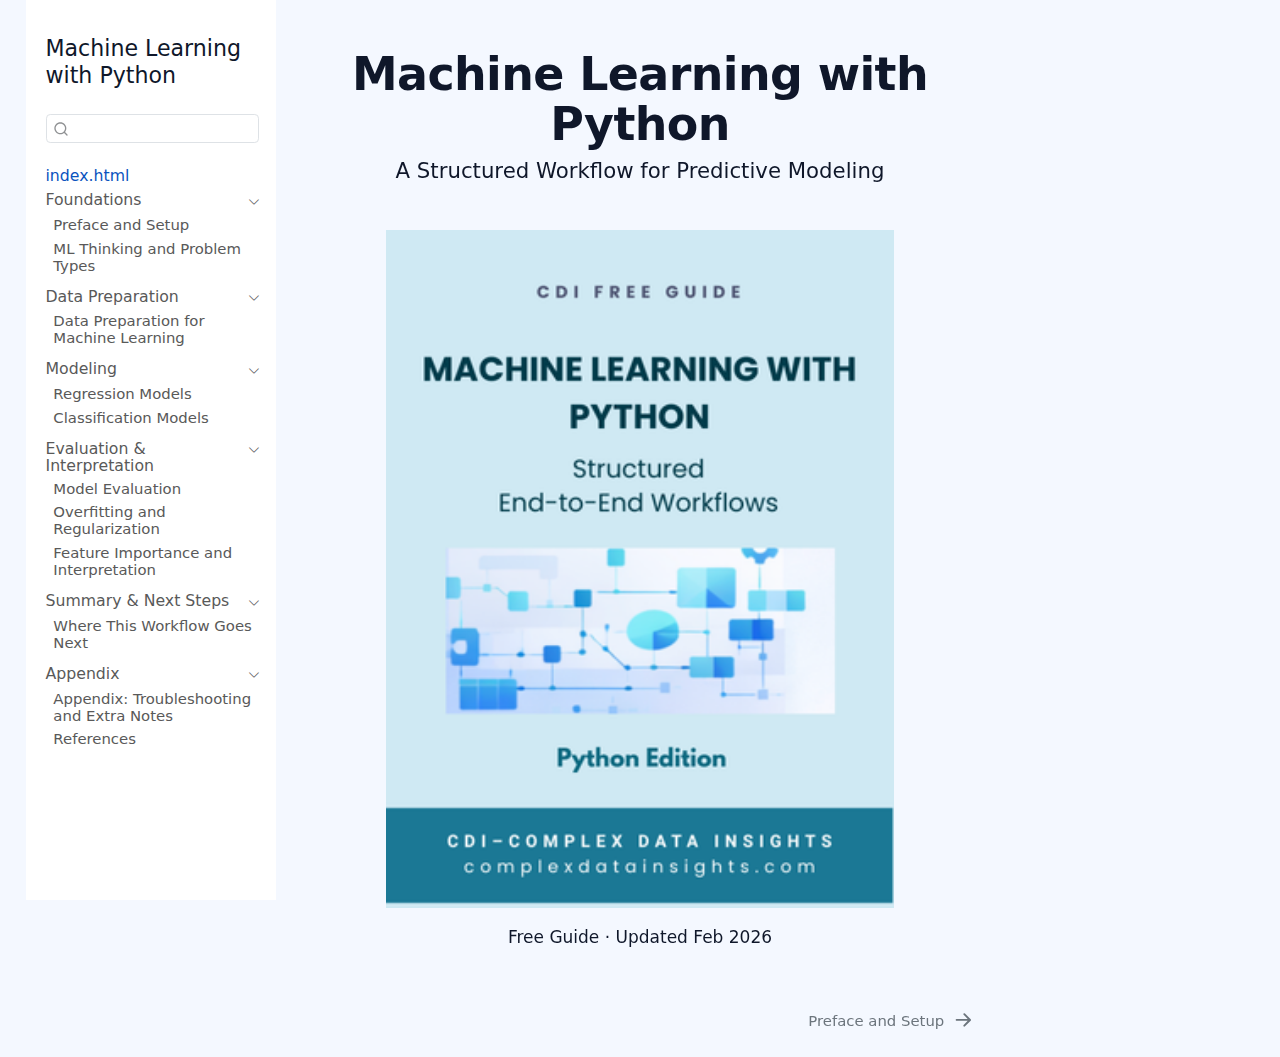
<file: index.html>
<!DOCTYPE html>
<html xmlns="http://www.w3.org/1999/xhtml" lang="en" xml:lang="en"><head>

<meta charset="utf-8">
<meta name="generator" content="quarto-1.7.32">

<meta name="viewport" content="width=device-width, initial-scale=1.0, user-scalable=yes">


<title>Machine Learning with Python</title>
<style>
code{white-space: pre-wrap;}
span.smallcaps{font-variant: small-caps;}
div.columns{display: flex; gap: min(4vw, 1.5em);}
div.column{flex: auto; overflow-x: auto;}
div.hanging-indent{margin-left: 1.5em; text-indent: -1.5em;}
ul.task-list{list-style: none;}
ul.task-list li input[type="checkbox"] {
  width: 0.8em;
  margin: 0 0.8em 0.2em -1em; /* quarto-specific, see https://github.com/quarto-dev/quarto-cli/issues/4556 */ 
  vertical-align: middle;
}
</style>


<script src="site_libs/quarto-nav/quarto-nav.js"></script>
<script src="site_libs/quarto-nav/headroom.min.js"></script>
<script src="site_libs/clipboard/clipboard.min.js"></script>
<script src="site_libs/quarto-search/autocomplete.umd.js"></script>
<script src="site_libs/quarto-search/fuse.min.js"></script>
<script src="site_libs/quarto-search/quarto-search.js"></script>
<meta name="quarto:offset" content="./">
<link href="./01-preface-and-setup.html" rel="next">
<script src="site_libs/quarto-html/quarto.js" type="module"></script>
<script src="site_libs/quarto-html/tabsets/tabsets.js" type="module"></script>
<script src="site_libs/quarto-html/popper.min.js"></script>
<script src="site_libs/quarto-html/tippy.umd.min.js"></script>
<script src="site_libs/quarto-html/anchor.min.js"></script>
<link href="site_libs/quarto-html/tippy.css" rel="stylesheet">
<link href="site_libs/quarto-html/quarto-syntax-highlighting-37eea08aefeeee20ff55810ff984fec1.css" rel="stylesheet" id="quarto-text-highlighting-styles">
<script src="site_libs/bootstrap/bootstrap.min.js"></script>
<link href="site_libs/bootstrap/bootstrap-icons.css" rel="stylesheet">
<link href="site_libs/bootstrap/bootstrap-e2851886d12d134ff83effd9cfa02285.min.css" rel="stylesheet" append-hash="true" id="quarto-bootstrap" data-mode="light">
<script id="quarto-search-options" type="application/json">{
  "location": "sidebar",
  "copy-button": false,
  "collapse-after": 3,
  "panel-placement": "start",
  "type": "textbox",
  "limit": 50,
  "keyboard-shortcut": [
    "f",
    "/",
    "s"
  ],
  "show-item-context": false,
  "language": {
    "search-no-results-text": "No results",
    "search-matching-documents-text": "matching documents",
    "search-copy-link-title": "Copy link to search",
    "search-hide-matches-text": "Hide additional matches",
    "search-more-match-text": "more match in this document",
    "search-more-matches-text": "more matches in this document",
    "search-clear-button-title": "Clear",
    "search-text-placeholder": "",
    "search-detached-cancel-button-title": "Cancel",
    "search-submit-button-title": "Submit",
    "search-label": "Search"
  }
}</script>


<link rel="stylesheet" href="assets/css/cdi.css">
</head>

<body class="nav-sidebar floating front-page quarto-light">

<div id="quarto-search-results"></div>
  <header id="quarto-header" class="headroom fixed-top">
  <nav class="quarto-secondary-nav">
    <div class="container-fluid d-flex">
      <button type="button" class="quarto-btn-toggle btn" data-bs-toggle="collapse" role="button" data-bs-target=".quarto-sidebar-collapse-item" aria-controls="quarto-sidebar" aria-expanded="false" aria-label="Toggle sidebar navigation" onclick="if (window.quartoToggleHeadroom) { window.quartoToggleHeadroom(); }">
        <i class="bi bi-layout-text-sidebar-reverse"></i>
      </button>
        <nav class="quarto-page-breadcrumbs" aria-label="breadcrumb"><ol class="breadcrumb"><li class="breadcrumb-item"><a href="./index.html"><span class="chapter-title">index.html</span></a></li></ol></nav>
        <a class="flex-grow-1" role="navigation" data-bs-toggle="collapse" data-bs-target=".quarto-sidebar-collapse-item" aria-controls="quarto-sidebar" aria-expanded="false" aria-label="Toggle sidebar navigation" onclick="if (window.quartoToggleHeadroom) { window.quartoToggleHeadroom(); }">      
        </a>
      <button type="button" class="btn quarto-search-button" aria-label="Search" onclick="window.quartoOpenSearch();">
        <i class="bi bi-search"></i>
      </button>
    </div>
  </nav>
</header>
<!-- content -->
<div id="quarto-content" class="quarto-container page-columns page-rows-contents page-layout-article">
<!-- sidebar -->
  <nav id="quarto-sidebar" class="sidebar collapse collapse-horizontal quarto-sidebar-collapse-item sidebar-navigation floating overflow-auto">
    <div class="pt-lg-2 mt-2 text-left sidebar-header">
    <div class="sidebar-title mb-0 py-0">
      <a href="./">Machine Learning with Python</a> 
    </div>
      </div>
        <div class="mt-2 flex-shrink-0 align-items-center">
        <div class="sidebar-search">
        <div id="quarto-search" class="" title="Search"></div>
        </div>
        </div>
    <div class="sidebar-menu-container"> 
    <ul class="list-unstyled mt-1">
        <li class="sidebar-item">
  <div class="sidebar-item-container"> 
  <a href="./index.html" class="sidebar-item-text sidebar-link active"><span class="chapter-title">index.html</span></a>
  </div>
</li>
        <li class="sidebar-item sidebar-item-section">
      <div class="sidebar-item-container"> 
            <a class="sidebar-item-text sidebar-link text-start" data-bs-toggle="collapse" data-bs-target="#quarto-sidebar-section-1" role="navigation" aria-expanded="true">
 <span class="menu-text">Foundations</span></a>
          <a class="sidebar-item-toggle text-start" data-bs-toggle="collapse" data-bs-target="#quarto-sidebar-section-1" role="navigation" aria-expanded="true" aria-label="Toggle section">
            <i class="bi bi-chevron-right ms-2"></i>
          </a> 
      </div>
      <ul id="quarto-sidebar-section-1" class="collapse list-unstyled sidebar-section depth1 show">  
          <li class="sidebar-item">
  <div class="sidebar-item-container"> 
  <a href="./01-preface-and-setup.html" class="sidebar-item-text sidebar-link"><span class="chapter-title">Preface and Setup</span></a>
  </div>
</li>
          <li class="sidebar-item">
  <div class="sidebar-item-container"> 
  <a href="./02-ml-thinking-and-problem-types.html" class="sidebar-item-text sidebar-link"><span class="chapter-title">ML Thinking and Problem Types</span></a>
  </div>
</li>
      </ul>
  </li>
        <li class="sidebar-item sidebar-item-section">
      <div class="sidebar-item-container"> 
            <a class="sidebar-item-text sidebar-link text-start" data-bs-toggle="collapse" data-bs-target="#quarto-sidebar-section-2" role="navigation" aria-expanded="true">
 <span class="menu-text">Data Preparation</span></a>
          <a class="sidebar-item-toggle text-start" data-bs-toggle="collapse" data-bs-target="#quarto-sidebar-section-2" role="navigation" aria-expanded="true" aria-label="Toggle section">
            <i class="bi bi-chevron-right ms-2"></i>
          </a> 
      </div>
      <ul id="quarto-sidebar-section-2" class="collapse list-unstyled sidebar-section depth1 show">  
          <li class="sidebar-item">
  <div class="sidebar-item-container"> 
  <a href="./03-data-preparation-for-ml.html" class="sidebar-item-text sidebar-link"><span class="chapter-title">Data Preparation for Machine Learning</span></a>
  </div>
</li>
      </ul>
  </li>
        <li class="sidebar-item sidebar-item-section">
      <div class="sidebar-item-container"> 
            <a class="sidebar-item-text sidebar-link text-start" data-bs-toggle="collapse" data-bs-target="#quarto-sidebar-section-3" role="navigation" aria-expanded="true">
 <span class="menu-text">Modeling</span></a>
          <a class="sidebar-item-toggle text-start" data-bs-toggle="collapse" data-bs-target="#quarto-sidebar-section-3" role="navigation" aria-expanded="true" aria-label="Toggle section">
            <i class="bi bi-chevron-right ms-2"></i>
          </a> 
      </div>
      <ul id="quarto-sidebar-section-3" class="collapse list-unstyled sidebar-section depth1 show">  
          <li class="sidebar-item">
  <div class="sidebar-item-container"> 
  <a href="./04-regression-models.html" class="sidebar-item-text sidebar-link"><span class="chapter-title">Regression Models</span></a>
  </div>
</li>
          <li class="sidebar-item">
  <div class="sidebar-item-container"> 
  <a href="./05-classification-models.html" class="sidebar-item-text sidebar-link"><span class="chapter-title">Classification Models</span></a>
  </div>
</li>
      </ul>
  </li>
        <li class="sidebar-item sidebar-item-section">
      <div class="sidebar-item-container"> 
            <a class="sidebar-item-text sidebar-link text-start" data-bs-toggle="collapse" data-bs-target="#quarto-sidebar-section-4" role="navigation" aria-expanded="true">
 <span class="menu-text">Evaluation &amp; Interpretation</span></a>
          <a class="sidebar-item-toggle text-start" data-bs-toggle="collapse" data-bs-target="#quarto-sidebar-section-4" role="navigation" aria-expanded="true" aria-label="Toggle section">
            <i class="bi bi-chevron-right ms-2"></i>
          </a> 
      </div>
      <ul id="quarto-sidebar-section-4" class="collapse list-unstyled sidebar-section depth1 show">  
          <li class="sidebar-item">
  <div class="sidebar-item-container"> 
  <a href="./06-model-evaluation.html" class="sidebar-item-text sidebar-link"><span class="chapter-title">Model Evaluation</span></a>
  </div>
</li>
          <li class="sidebar-item">
  <div class="sidebar-item-container"> 
  <a href="./07-overfitting-and-regularization.html" class="sidebar-item-text sidebar-link"><span class="chapter-title">Overfitting and Regularization</span></a>
  </div>
</li>
          <li class="sidebar-item">
  <div class="sidebar-item-container"> 
  <a href="./08-feature-importance-and-interpretation.html" class="sidebar-item-text sidebar-link"><span class="chapter-title">Feature Importance and Interpretation</span></a>
  </div>
</li>
      </ul>
  </li>
        <li class="sidebar-item sidebar-item-section">
      <div class="sidebar-item-container"> 
            <a class="sidebar-item-text sidebar-link text-start" data-bs-toggle="collapse" data-bs-target="#quarto-sidebar-section-5" role="navigation" aria-expanded="true">
 <span class="menu-text">Summary &amp; Next Steps</span></a>
          <a class="sidebar-item-toggle text-start" data-bs-toggle="collapse" data-bs-target="#quarto-sidebar-section-5" role="navigation" aria-expanded="true" aria-label="Toggle section">
            <i class="bi bi-chevron-right ms-2"></i>
          </a> 
      </div>
      <ul id="quarto-sidebar-section-5" class="collapse list-unstyled sidebar-section depth1 show">  
          <li class="sidebar-item">
  <div class="sidebar-item-container"> 
  <a href="./09-next-steps.html" class="sidebar-item-text sidebar-link"><span class="chapter-title">Where This Workflow Goes Next</span></a>
  </div>
</li>
      </ul>
  </li>
        <li class="sidebar-item sidebar-item-section">
      <div class="sidebar-item-container"> 
            <a class="sidebar-item-text sidebar-link text-start" data-bs-toggle="collapse" data-bs-target="#quarto-sidebar-section-6" role="navigation" aria-expanded="true">
 <span class="menu-text">Appendix</span></a>
          <a class="sidebar-item-toggle text-start" data-bs-toggle="collapse" data-bs-target="#quarto-sidebar-section-6" role="navigation" aria-expanded="true" aria-label="Toggle section">
            <i class="bi bi-chevron-right ms-2"></i>
          </a> 
      </div>
      <ul id="quarto-sidebar-section-6" class="collapse list-unstyled sidebar-section depth1 show">  
          <li class="sidebar-item">
  <div class="sidebar-item-container"> 
  <a href="./99-appendix.html" class="sidebar-item-text sidebar-link"><span class="chapter-title">Appendix: Troubleshooting and Extra Notes</span></a>
  </div>
</li>
          <li class="sidebar-item">
  <div class="sidebar-item-container"> 
  <a href="./99-references.html" class="sidebar-item-text sidebar-link"><span class="chapter-title">References</span></a>
  </div>
</li>
      </ul>
  </li>
    </ul>
    </div>
</nav>
<div id="quarto-sidebar-glass" class="quarto-sidebar-collapse-item" data-bs-toggle="collapse" data-bs-target=".quarto-sidebar-collapse-item"></div>
<!-- margin-sidebar -->
    <div id="quarto-margin-sidebar" class="sidebar margin-sidebar zindex-bottom">
        
    </div>
<!-- main -->
<main class="content" id="quarto-document-content">

<header id="title-block-header" class="quarto-title-block default">
<div class="quarto-title">
<h1 class="title">Machine Learning with Python</h1>
<p class="subtitle lead">A Structured Workflow for Predictive Modeling</p>
</div>



<div class="quarto-title-meta">

    
  
    
  </div>
  


</header>


<div style="text-align: center; margin-top: 1.5em;">
<p><img src="assets/images/cover/machine-learning-with-python-cover-free.png" width="75%"></p>
</div>
<div style="text-align: center; font-style: normal; margin-top: 1em;">
<p>Free Guide · Updated Feb 2026</p>
</div>



</main> <!-- /main -->
<script id="quarto-html-after-body" type="application/javascript">
  window.document.addEventListener("DOMContentLoaded", function (event) {
    const icon = "";
    const anchorJS = new window.AnchorJS();
    anchorJS.options = {
      placement: 'right',
      icon: icon
    };
    anchorJS.add('.anchored');
    const isCodeAnnotation = (el) => {
      for (const clz of el.classList) {
        if (clz.startsWith('code-annotation-')) {                     
          return true;
        }
      }
      return false;
    }
    const onCopySuccess = function(e) {
      // button target
      const button = e.trigger;
      // don't keep focus
      button.blur();
      // flash "checked"
      button.classList.add('code-copy-button-checked');
      var currentTitle = button.getAttribute("title");
      button.setAttribute("title", "Copied!");
      let tooltip;
      if (window.bootstrap) {
        button.setAttribute("data-bs-toggle", "tooltip");
        button.setAttribute("data-bs-placement", "left");
        button.setAttribute("data-bs-title", "Copied!");
        tooltip = new bootstrap.Tooltip(button, 
          { trigger: "manual", 
            customClass: "code-copy-button-tooltip",
            offset: [0, -8]});
        tooltip.show();    
      }
      setTimeout(function() {
        if (tooltip) {
          tooltip.hide();
          button.removeAttribute("data-bs-title");
          button.removeAttribute("data-bs-toggle");
          button.removeAttribute("data-bs-placement");
        }
        button.setAttribute("title", currentTitle);
        button.classList.remove('code-copy-button-checked');
      }, 1000);
      // clear code selection
      e.clearSelection();
    }
    const getTextToCopy = function(trigger) {
        const codeEl = trigger.previousElementSibling.cloneNode(true);
        for (const childEl of codeEl.children) {
          if (isCodeAnnotation(childEl)) {
            childEl.remove();
          }
        }
        return codeEl.innerText;
    }
    const clipboard = new window.ClipboardJS('.code-copy-button:not([data-in-quarto-modal])', {
      text: getTextToCopy
    });
    clipboard.on('success', onCopySuccess);
    if (window.document.getElementById('quarto-embedded-source-code-modal')) {
      const clipboardModal = new window.ClipboardJS('.code-copy-button[data-in-quarto-modal]', {
        text: getTextToCopy,
        container: window.document.getElementById('quarto-embedded-source-code-modal')
      });
      clipboardModal.on('success', onCopySuccess);
    }
      var localhostRegex = new RegExp(/^(?:http|https):\/\/localhost\:?[0-9]*\//);
      var mailtoRegex = new RegExp(/^mailto:/);
        var filterRegex = new RegExp('/' + window.location.host + '/');
      var isInternal = (href) => {
          return filterRegex.test(href) || localhostRegex.test(href) || mailtoRegex.test(href);
      }
      // Inspect non-navigation links and adorn them if external
     var links = window.document.querySelectorAll('a[href]:not(.nav-link):not(.navbar-brand):not(.toc-action):not(.sidebar-link):not(.sidebar-item-toggle):not(.pagination-link):not(.no-external):not([aria-hidden]):not(.dropdown-item):not(.quarto-navigation-tool):not(.about-link)');
      for (var i=0; i<links.length; i++) {
        const link = links[i];
        if (!isInternal(link.href)) {
          // undo the damage that might have been done by quarto-nav.js in the case of
          // links that we want to consider external
          if (link.dataset.originalHref !== undefined) {
            link.href = link.dataset.originalHref;
          }
        }
      }
    function tippyHover(el, contentFn, onTriggerFn, onUntriggerFn) {
      const config = {
        allowHTML: true,
        maxWidth: 500,
        delay: 100,
        arrow: false,
        appendTo: function(el) {
            return el.parentElement;
        },
        interactive: true,
        interactiveBorder: 10,
        theme: 'quarto',
        placement: 'bottom-start',
      };
      if (contentFn) {
        config.content = contentFn;
      }
      if (onTriggerFn) {
        config.onTrigger = onTriggerFn;
      }
      if (onUntriggerFn) {
        config.onUntrigger = onUntriggerFn;
      }
      window.tippy(el, config); 
    }
    const noterefs = window.document.querySelectorAll('a[role="doc-noteref"]');
    for (var i=0; i<noterefs.length; i++) {
      const ref = noterefs[i];
      tippyHover(ref, function() {
        // use id or data attribute instead here
        let href = ref.getAttribute('data-footnote-href') || ref.getAttribute('href');
        try { href = new URL(href).hash; } catch {}
        const id = href.replace(/^#\/?/, "");
        const note = window.document.getElementById(id);
        if (note) {
          return note.innerHTML;
        } else {
          return "";
        }
      });
    }
    const xrefs = window.document.querySelectorAll('a.quarto-xref');
    const processXRef = (id, note) => {
      // Strip column container classes
      const stripColumnClz = (el) => {
        el.classList.remove("page-full", "page-columns");
        if (el.children) {
          for (const child of el.children) {
            stripColumnClz(child);
          }
        }
      }
      stripColumnClz(note)
      if (id === null || id.startsWith('sec-')) {
        // Special case sections, only their first couple elements
        const container = document.createElement("div");
        if (note.children && note.children.length > 2) {
          container.appendChild(note.children[0].cloneNode(true));
          for (let i = 1; i < note.children.length; i++) {
            const child = note.children[i];
            if (child.tagName === "P" && child.innerText === "") {
              continue;
            } else {
              container.appendChild(child.cloneNode(true));
              break;
            }
          }
          if (window.Quarto?.typesetMath) {
            window.Quarto.typesetMath(container);
          }
          return container.innerHTML
        } else {
          if (window.Quarto?.typesetMath) {
            window.Quarto.typesetMath(note);
          }
          return note.innerHTML;
        }
      } else {
        // Remove any anchor links if they are present
        const anchorLink = note.querySelector('a.anchorjs-link');
        if (anchorLink) {
          anchorLink.remove();
        }
        if (window.Quarto?.typesetMath) {
          window.Quarto.typesetMath(note);
        }
        if (note.classList.contains("callout")) {
          return note.outerHTML;
        } else {
          return note.innerHTML;
        }
      }
    }
    for (var i=0; i<xrefs.length; i++) {
      const xref = xrefs[i];
      tippyHover(xref, undefined, function(instance) {
        instance.disable();
        let url = xref.getAttribute('href');
        let hash = undefined; 
        if (url.startsWith('#')) {
          hash = url;
        } else {
          try { hash = new URL(url).hash; } catch {}
        }
        if (hash) {
          const id = hash.replace(/^#\/?/, "");
          const note = window.document.getElementById(id);
          if (note !== null) {
            try {
              const html = processXRef(id, note.cloneNode(true));
              instance.setContent(html);
            } finally {
              instance.enable();
              instance.show();
            }
          } else {
            // See if we can fetch this
            fetch(url.split('#')[0])
            .then(res => res.text())
            .then(html => {
              const parser = new DOMParser();
              const htmlDoc = parser.parseFromString(html, "text/html");
              const note = htmlDoc.getElementById(id);
              if (note !== null) {
                const html = processXRef(id, note);
                instance.setContent(html);
              } 
            }).finally(() => {
              instance.enable();
              instance.show();
            });
          }
        } else {
          // See if we can fetch a full url (with no hash to target)
          // This is a special case and we should probably do some content thinning / targeting
          fetch(url)
          .then(res => res.text())
          .then(html => {
            const parser = new DOMParser();
            const htmlDoc = parser.parseFromString(html, "text/html");
            const note = htmlDoc.querySelector('main.content');
            if (note !== null) {
              // This should only happen for chapter cross references
              // (since there is no id in the URL)
              // remove the first header
              if (note.children.length > 0 && note.children[0].tagName === "HEADER") {
                note.children[0].remove();
              }
              const html = processXRef(null, note);
              instance.setContent(html);
            } 
          }).finally(() => {
            instance.enable();
            instance.show();
          });
        }
      }, function(instance) {
      });
    }
        let selectedAnnoteEl;
        const selectorForAnnotation = ( cell, annotation) => {
          let cellAttr = 'data-code-cell="' + cell + '"';
          let lineAttr = 'data-code-annotation="' +  annotation + '"';
          const selector = 'span[' + cellAttr + '][' + lineAttr + ']';
          return selector;
        }
        const selectCodeLines = (annoteEl) => {
          const doc = window.document;
          const targetCell = annoteEl.getAttribute("data-target-cell");
          const targetAnnotation = annoteEl.getAttribute("data-target-annotation");
          const annoteSpan = window.document.querySelector(selectorForAnnotation(targetCell, targetAnnotation));
          const lines = annoteSpan.getAttribute("data-code-lines").split(",");
          const lineIds = lines.map((line) => {
            return targetCell + "-" + line;
          })
          let top = null;
          let height = null;
          let parent = null;
          if (lineIds.length > 0) {
              //compute the position of the single el (top and bottom and make a div)
              const el = window.document.getElementById(lineIds[0]);
              top = el.offsetTop;
              height = el.offsetHeight;
              parent = el.parentElement.parentElement;
            if (lineIds.length > 1) {
              const lastEl = window.document.getElementById(lineIds[lineIds.length - 1]);
              const bottom = lastEl.offsetTop + lastEl.offsetHeight;
              height = bottom - top;
            }
            if (top !== null && height !== null && parent !== null) {
              // cook up a div (if necessary) and position it 
              let div = window.document.getElementById("code-annotation-line-highlight");
              if (div === null) {
                div = window.document.createElement("div");
                div.setAttribute("id", "code-annotation-line-highlight");
                div.style.position = 'absolute';
                parent.appendChild(div);
              }
              div.style.top = top - 2 + "px";
              div.style.height = height + 4 + "px";
              div.style.left = 0;
              let gutterDiv = window.document.getElementById("code-annotation-line-highlight-gutter");
              if (gutterDiv === null) {
                gutterDiv = window.document.createElement("div");
                gutterDiv.setAttribute("id", "code-annotation-line-highlight-gutter");
                gutterDiv.style.position = 'absolute';
                const codeCell = window.document.getElementById(targetCell);
                const gutter = codeCell.querySelector('.code-annotation-gutter');
                gutter.appendChild(gutterDiv);
              }
              gutterDiv.style.top = top - 2 + "px";
              gutterDiv.style.height = height + 4 + "px";
            }
            selectedAnnoteEl = annoteEl;
          }
        };
        const unselectCodeLines = () => {
          const elementsIds = ["code-annotation-line-highlight", "code-annotation-line-highlight-gutter"];
          elementsIds.forEach((elId) => {
            const div = window.document.getElementById(elId);
            if (div) {
              div.remove();
            }
          });
          selectedAnnoteEl = undefined;
        };
          // Handle positioning of the toggle
      window.addEventListener(
        "resize",
        throttle(() => {
          elRect = undefined;
          if (selectedAnnoteEl) {
            selectCodeLines(selectedAnnoteEl);
          }
        }, 10)
      );
      function throttle(fn, ms) {
      let throttle = false;
      let timer;
        return (...args) => {
          if(!throttle) { // first call gets through
              fn.apply(this, args);
              throttle = true;
          } else { // all the others get throttled
              if(timer) clearTimeout(timer); // cancel #2
              timer = setTimeout(() => {
                fn.apply(this, args);
                timer = throttle = false;
              }, ms);
          }
        };
      }
        // Attach click handler to the DT
        const annoteDls = window.document.querySelectorAll('dt[data-target-cell]');
        for (const annoteDlNode of annoteDls) {
          annoteDlNode.addEventListener('click', (event) => {
            const clickedEl = event.target;
            if (clickedEl !== selectedAnnoteEl) {
              unselectCodeLines();
              const activeEl = window.document.querySelector('dt[data-target-cell].code-annotation-active');
              if (activeEl) {
                activeEl.classList.remove('code-annotation-active');
              }
              selectCodeLines(clickedEl);
              clickedEl.classList.add('code-annotation-active');
            } else {
              // Unselect the line
              unselectCodeLines();
              clickedEl.classList.remove('code-annotation-active');
            }
          });
        }
    const findCites = (el) => {
      const parentEl = el.parentElement;
      if (parentEl) {
        const cites = parentEl.dataset.cites;
        if (cites) {
          return {
            el,
            cites: cites.split(' ')
          };
        } else {
          return findCites(el.parentElement)
        }
      } else {
        return undefined;
      }
    };
    var bibliorefs = window.document.querySelectorAll('a[role="doc-biblioref"]');
    for (var i=0; i<bibliorefs.length; i++) {
      const ref = bibliorefs[i];
      const citeInfo = findCites(ref);
      if (citeInfo) {
        tippyHover(citeInfo.el, function() {
          var popup = window.document.createElement('div');
          citeInfo.cites.forEach(function(cite) {
            var citeDiv = window.document.createElement('div');
            citeDiv.classList.add('hanging-indent');
            citeDiv.classList.add('csl-entry');
            var biblioDiv = window.document.getElementById('ref-' + cite);
            if (biblioDiv) {
              citeDiv.innerHTML = biblioDiv.innerHTML;
            }
            popup.appendChild(citeDiv);
          });
          return popup.innerHTML;
        });
      }
    }
  });
  </script>
<nav class="page-navigation">
  <div class="nav-page nav-page-previous">
  </div>
  <div class="nav-page nav-page-next">
      <a href="./01-preface-and-setup.html" class="pagination-link" aria-label="Preface and Setup">
        <span class="nav-page-text"><span class="chapter-title">Preface and Setup</span></span> <i class="bi bi-arrow-right-short"></i>
      </a>
  </div>
</nav>
</div> <!-- /content -->




</body></html>
</file>
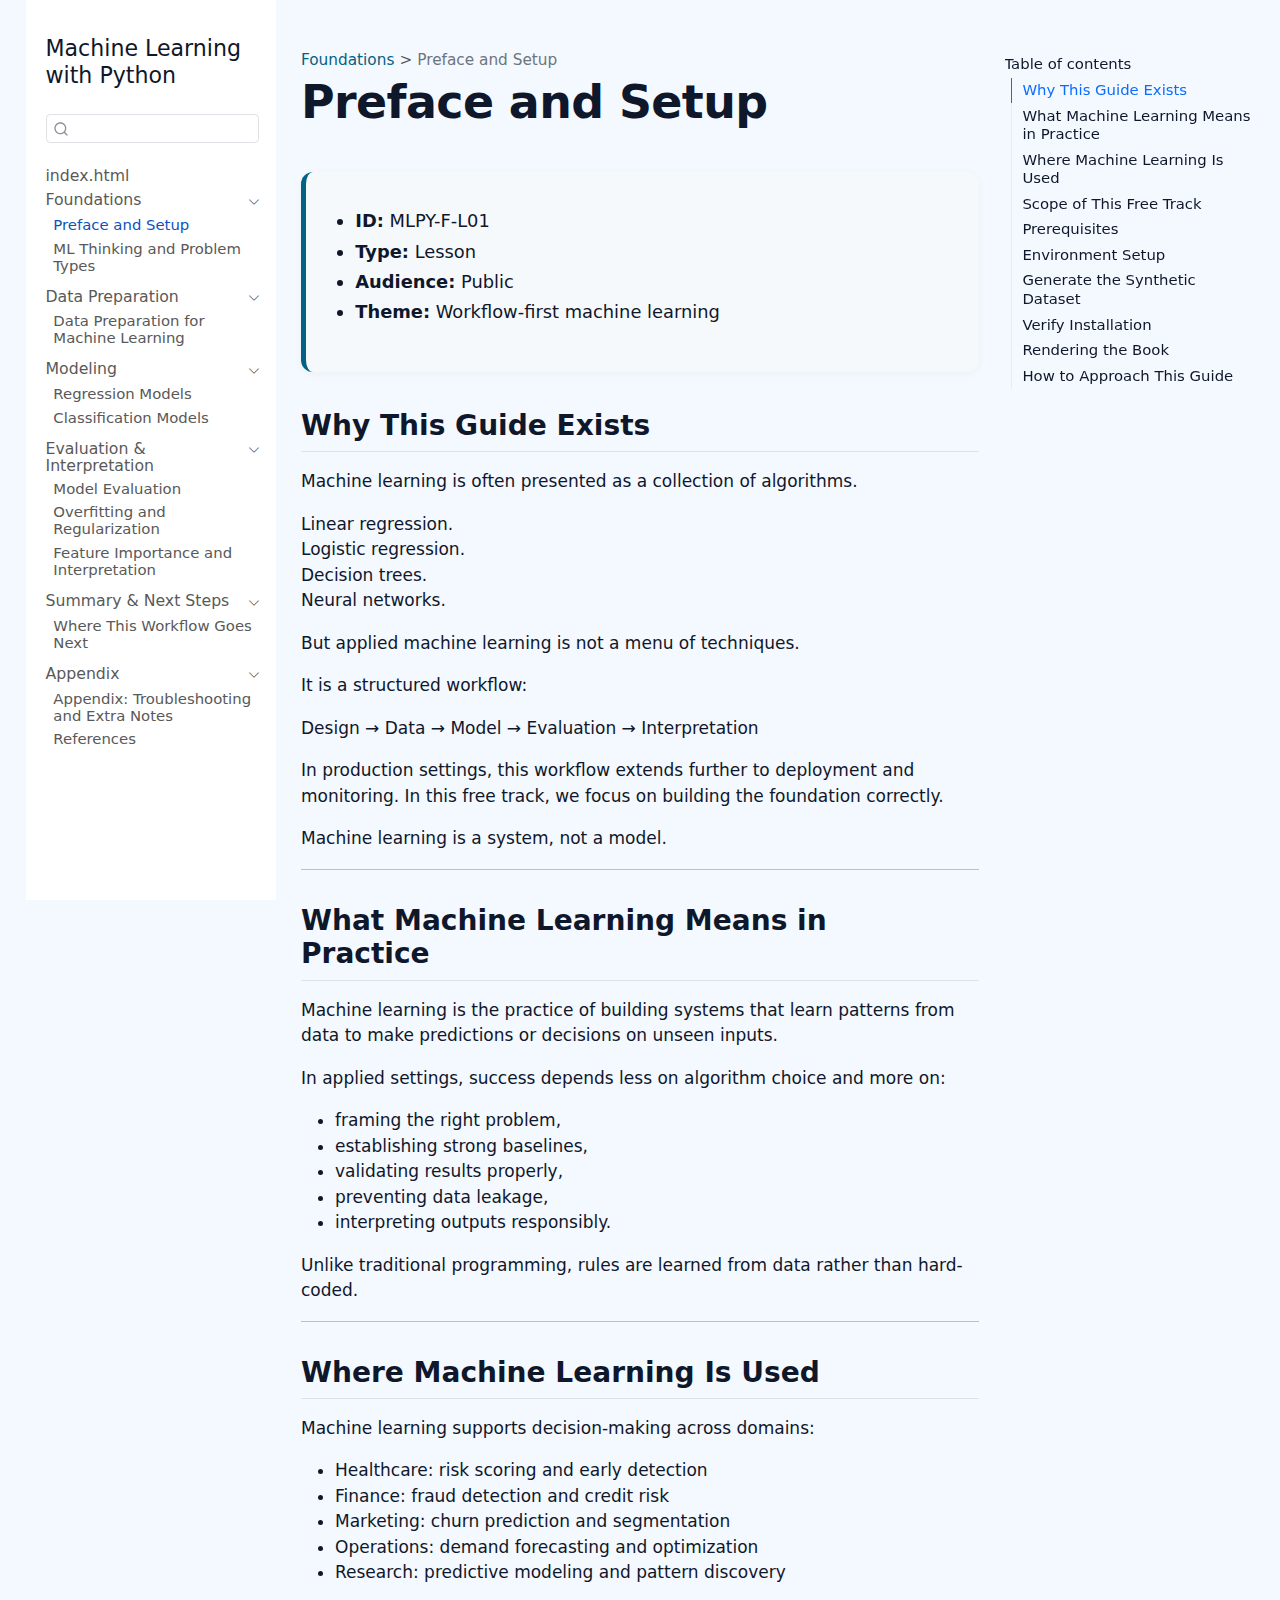
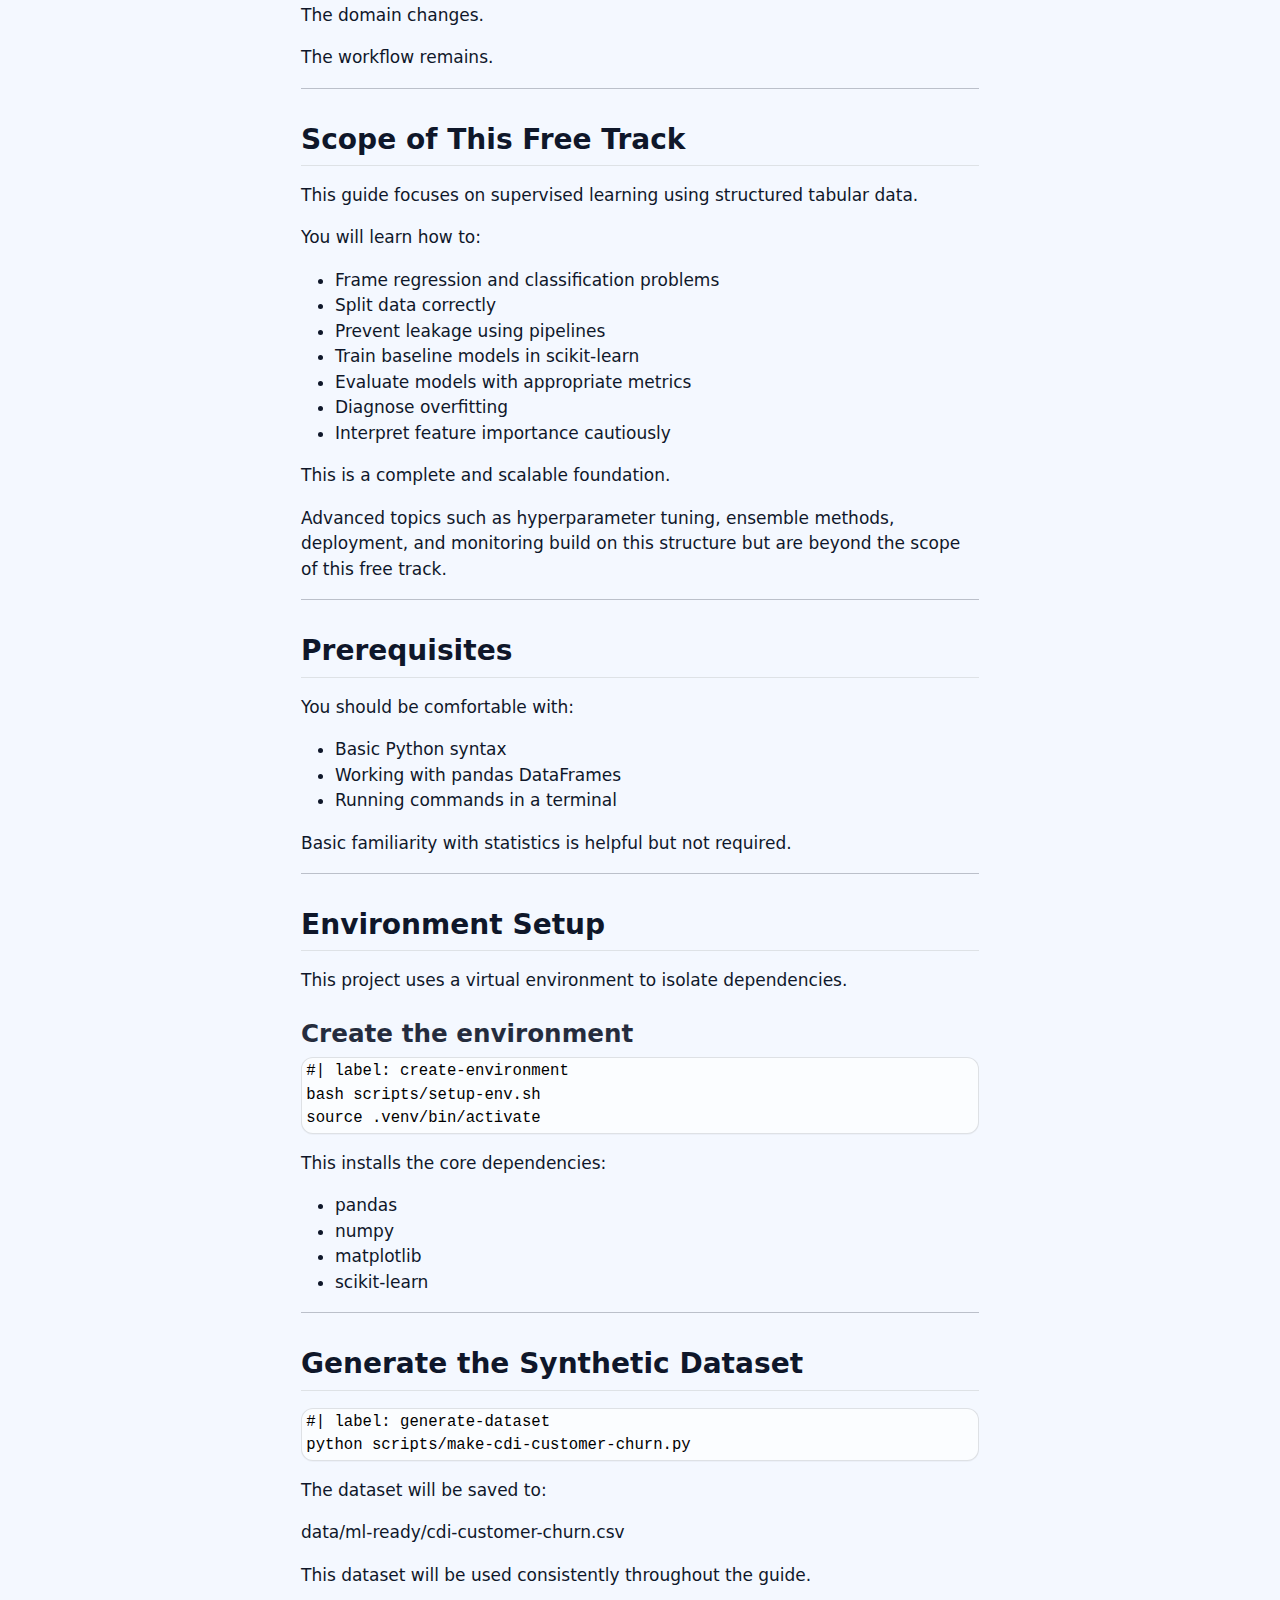
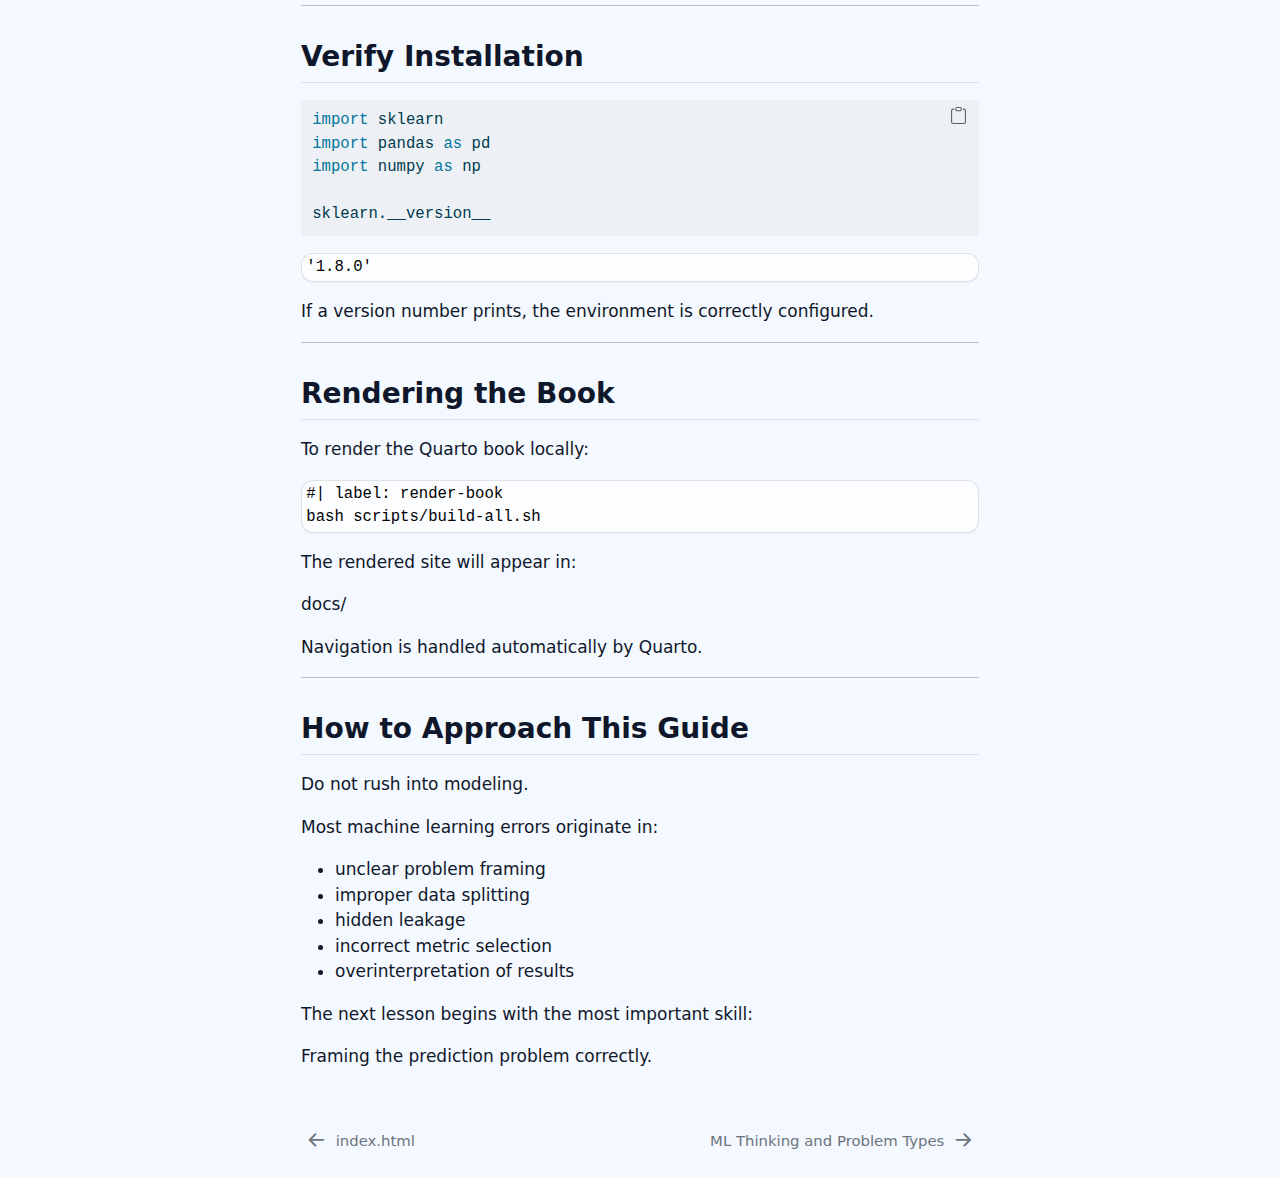
<file: 01-preface-and-setup.html>
<!DOCTYPE html>
<html xmlns="http://www.w3.org/1999/xhtml" lang="en" xml:lang="en"><head>

<meta charset="utf-8">
<meta name="generator" content="quarto-1.7.32">

<meta name="viewport" content="width=device-width, initial-scale=1.0, user-scalable=yes">


<title>Preface and Setup – Machine Learning with Python</title>
<style>
code{white-space: pre-wrap;}
span.smallcaps{font-variant: small-caps;}
div.columns{display: flex; gap: min(4vw, 1.5em);}
div.column{flex: auto; overflow-x: auto;}
div.hanging-indent{margin-left: 1.5em; text-indent: -1.5em;}
ul.task-list{list-style: none;}
ul.task-list li input[type="checkbox"] {
  width: 0.8em;
  margin: 0 0.8em 0.2em -1em; /* quarto-specific, see https://github.com/quarto-dev/quarto-cli/issues/4556 */ 
  vertical-align: middle;
}
/* CSS for syntax highlighting */
html { -webkit-text-size-adjust: 100%; }
pre > code.sourceCode { white-space: pre; position: relative; }
pre > code.sourceCode > span { display: inline-block; line-height: 1.25; }
pre > code.sourceCode > span:empty { height: 1.2em; }
.sourceCode { overflow: visible; }
code.sourceCode > span { color: inherit; text-decoration: inherit; }
div.sourceCode { margin: 1em 0; }
pre.sourceCode { margin: 0; }
@media screen {
div.sourceCode { overflow: auto; }
}
@media print {
pre > code.sourceCode { white-space: pre-wrap; }
pre > code.sourceCode > span { text-indent: -5em; padding-left: 5em; }
}
pre.numberSource code
  { counter-reset: source-line 0; }
pre.numberSource code > span
  { position: relative; left: -4em; counter-increment: source-line; }
pre.numberSource code > span > a:first-child::before
  { content: counter(source-line);
    position: relative; left: -1em; text-align: right; vertical-align: baseline;
    border: none; display: inline-block;
    -webkit-touch-callout: none; -webkit-user-select: none;
    -khtml-user-select: none; -moz-user-select: none;
    -ms-user-select: none; user-select: none;
    padding: 0 4px; width: 4em;
  }
pre.numberSource { margin-left: 3em;  padding-left: 4px; }
div.sourceCode
  {   }
@media screen {
pre > code.sourceCode > span > a:first-child::before { text-decoration: underline; }
}
</style>


<script src="site_libs/quarto-nav/quarto-nav.js"></script>
<script src="site_libs/quarto-nav/headroom.min.js"></script>
<script src="site_libs/clipboard/clipboard.min.js"></script>
<script src="site_libs/quarto-search/autocomplete.umd.js"></script>
<script src="site_libs/quarto-search/fuse.min.js"></script>
<script src="site_libs/quarto-search/quarto-search.js"></script>
<meta name="quarto:offset" content="./">
<link href="./02-ml-thinking-and-problem-types.html" rel="next">
<link href="./index.html" rel="prev">
<script src="site_libs/quarto-html/quarto.js" type="module"></script>
<script src="site_libs/quarto-html/tabsets/tabsets.js" type="module"></script>
<script src="site_libs/quarto-html/popper.min.js"></script>
<script src="site_libs/quarto-html/tippy.umd.min.js"></script>
<script src="site_libs/quarto-html/anchor.min.js"></script>
<link href="site_libs/quarto-html/tippy.css" rel="stylesheet">
<link href="site_libs/quarto-html/quarto-syntax-highlighting-37eea08aefeeee20ff55810ff984fec1.css" rel="stylesheet" id="quarto-text-highlighting-styles">
<script src="site_libs/bootstrap/bootstrap.min.js"></script>
<link href="site_libs/bootstrap/bootstrap-icons.css" rel="stylesheet">
<link href="site_libs/bootstrap/bootstrap-e2851886d12d134ff83effd9cfa02285.min.css" rel="stylesheet" append-hash="true" id="quarto-bootstrap" data-mode="light">
<script id="quarto-search-options" type="application/json">{
  "location": "sidebar",
  "copy-button": false,
  "collapse-after": 3,
  "panel-placement": "start",
  "type": "textbox",
  "limit": 50,
  "keyboard-shortcut": [
    "f",
    "/",
    "s"
  ],
  "show-item-context": false,
  "language": {
    "search-no-results-text": "No results",
    "search-matching-documents-text": "matching documents",
    "search-copy-link-title": "Copy link to search",
    "search-hide-matches-text": "Hide additional matches",
    "search-more-match-text": "more match in this document",
    "search-more-matches-text": "more matches in this document",
    "search-clear-button-title": "Clear",
    "search-text-placeholder": "",
    "search-detached-cancel-button-title": "Cancel",
    "search-submit-button-title": "Submit",
    "search-label": "Search"
  }
}</script>


<link rel="stylesheet" href="assets/css/cdi.css">
</head>

<body class="nav-sidebar floating quarto-light">

<div id="quarto-search-results"></div>
  <header id="quarto-header" class="headroom fixed-top">
  <nav class="quarto-secondary-nav">
    <div class="container-fluid d-flex">
      <button type="button" class="quarto-btn-toggle btn" data-bs-toggle="collapse" role="button" data-bs-target=".quarto-sidebar-collapse-item" aria-controls="quarto-sidebar" aria-expanded="false" aria-label="Toggle sidebar navigation" onclick="if (window.quartoToggleHeadroom) { window.quartoToggleHeadroom(); }">
        <i class="bi bi-layout-text-sidebar-reverse"></i>
      </button>
        <nav class="quarto-page-breadcrumbs" aria-label="breadcrumb"><ol class="breadcrumb"><li class="breadcrumb-item"><a href="./01-preface-and-setup.html">Foundations</a></li><li class="breadcrumb-item"><a href="./01-preface-and-setup.html"><span class="chapter-title">Preface and Setup</span></a></li></ol></nav>
        <a class="flex-grow-1" role="navigation" data-bs-toggle="collapse" data-bs-target=".quarto-sidebar-collapse-item" aria-controls="quarto-sidebar" aria-expanded="false" aria-label="Toggle sidebar navigation" onclick="if (window.quartoToggleHeadroom) { window.quartoToggleHeadroom(); }">      
        </a>
      <button type="button" class="btn quarto-search-button" aria-label="Search" onclick="window.quartoOpenSearch();">
        <i class="bi bi-search"></i>
      </button>
    </div>
  </nav>
</header>
<!-- content -->
<div id="quarto-content" class="quarto-container page-columns page-rows-contents page-layout-article">
<!-- sidebar -->
  <nav id="quarto-sidebar" class="sidebar collapse collapse-horizontal quarto-sidebar-collapse-item sidebar-navigation floating overflow-auto">
    <div class="pt-lg-2 mt-2 text-left sidebar-header">
    <div class="sidebar-title mb-0 py-0">
      <a href="./">Machine Learning with Python</a> 
    </div>
      </div>
        <div class="mt-2 flex-shrink-0 align-items-center">
        <div class="sidebar-search">
        <div id="quarto-search" class="" title="Search"></div>
        </div>
        </div>
    <div class="sidebar-menu-container"> 
    <ul class="list-unstyled mt-1">
        <li class="sidebar-item">
  <div class="sidebar-item-container"> 
  <a href="./index.html" class="sidebar-item-text sidebar-link"><span class="chapter-title">index.html</span></a>
  </div>
</li>
        <li class="sidebar-item sidebar-item-section">
      <div class="sidebar-item-container"> 
            <a class="sidebar-item-text sidebar-link text-start" data-bs-toggle="collapse" data-bs-target="#quarto-sidebar-section-1" role="navigation" aria-expanded="true">
 <span class="menu-text">Foundations</span></a>
          <a class="sidebar-item-toggle text-start" data-bs-toggle="collapse" data-bs-target="#quarto-sidebar-section-1" role="navigation" aria-expanded="true" aria-label="Toggle section">
            <i class="bi bi-chevron-right ms-2"></i>
          </a> 
      </div>
      <ul id="quarto-sidebar-section-1" class="collapse list-unstyled sidebar-section depth1 show">  
          <li class="sidebar-item">
  <div class="sidebar-item-container"> 
  <a href="./01-preface-and-setup.html" class="sidebar-item-text sidebar-link active"><span class="chapter-title">Preface and Setup</span></a>
  </div>
</li>
          <li class="sidebar-item">
  <div class="sidebar-item-container"> 
  <a href="./02-ml-thinking-and-problem-types.html" class="sidebar-item-text sidebar-link"><span class="chapter-title">ML Thinking and Problem Types</span></a>
  </div>
</li>
      </ul>
  </li>
        <li class="sidebar-item sidebar-item-section">
      <div class="sidebar-item-container"> 
            <a class="sidebar-item-text sidebar-link text-start" data-bs-toggle="collapse" data-bs-target="#quarto-sidebar-section-2" role="navigation" aria-expanded="true">
 <span class="menu-text">Data Preparation</span></a>
          <a class="sidebar-item-toggle text-start" data-bs-toggle="collapse" data-bs-target="#quarto-sidebar-section-2" role="navigation" aria-expanded="true" aria-label="Toggle section">
            <i class="bi bi-chevron-right ms-2"></i>
          </a> 
      </div>
      <ul id="quarto-sidebar-section-2" class="collapse list-unstyled sidebar-section depth1 show">  
          <li class="sidebar-item">
  <div class="sidebar-item-container"> 
  <a href="./03-data-preparation-for-ml.html" class="sidebar-item-text sidebar-link"><span class="chapter-title">Data Preparation for Machine Learning</span></a>
  </div>
</li>
      </ul>
  </li>
        <li class="sidebar-item sidebar-item-section">
      <div class="sidebar-item-container"> 
            <a class="sidebar-item-text sidebar-link text-start" data-bs-toggle="collapse" data-bs-target="#quarto-sidebar-section-3" role="navigation" aria-expanded="true">
 <span class="menu-text">Modeling</span></a>
          <a class="sidebar-item-toggle text-start" data-bs-toggle="collapse" data-bs-target="#quarto-sidebar-section-3" role="navigation" aria-expanded="true" aria-label="Toggle section">
            <i class="bi bi-chevron-right ms-2"></i>
          </a> 
      </div>
      <ul id="quarto-sidebar-section-3" class="collapse list-unstyled sidebar-section depth1 show">  
          <li class="sidebar-item">
  <div class="sidebar-item-container"> 
  <a href="./04-regression-models.html" class="sidebar-item-text sidebar-link"><span class="chapter-title">Regression Models</span></a>
  </div>
</li>
          <li class="sidebar-item">
  <div class="sidebar-item-container"> 
  <a href="./05-classification-models.html" class="sidebar-item-text sidebar-link"><span class="chapter-title">Classification Models</span></a>
  </div>
</li>
      </ul>
  </li>
        <li class="sidebar-item sidebar-item-section">
      <div class="sidebar-item-container"> 
            <a class="sidebar-item-text sidebar-link text-start" data-bs-toggle="collapse" data-bs-target="#quarto-sidebar-section-4" role="navigation" aria-expanded="true">
 <span class="menu-text">Evaluation &amp; Interpretation</span></a>
          <a class="sidebar-item-toggle text-start" data-bs-toggle="collapse" data-bs-target="#quarto-sidebar-section-4" role="navigation" aria-expanded="true" aria-label="Toggle section">
            <i class="bi bi-chevron-right ms-2"></i>
          </a> 
      </div>
      <ul id="quarto-sidebar-section-4" class="collapse list-unstyled sidebar-section depth1 show">  
          <li class="sidebar-item">
  <div class="sidebar-item-container"> 
  <a href="./06-model-evaluation.html" class="sidebar-item-text sidebar-link"><span class="chapter-title">Model Evaluation</span></a>
  </div>
</li>
          <li class="sidebar-item">
  <div class="sidebar-item-container"> 
  <a href="./07-overfitting-and-regularization.html" class="sidebar-item-text sidebar-link"><span class="chapter-title">Overfitting and Regularization</span></a>
  </div>
</li>
          <li class="sidebar-item">
  <div class="sidebar-item-container"> 
  <a href="./08-feature-importance-and-interpretation.html" class="sidebar-item-text sidebar-link"><span class="chapter-title">Feature Importance and Interpretation</span></a>
  </div>
</li>
      </ul>
  </li>
        <li class="sidebar-item sidebar-item-section">
      <div class="sidebar-item-container"> 
            <a class="sidebar-item-text sidebar-link text-start" data-bs-toggle="collapse" data-bs-target="#quarto-sidebar-section-5" role="navigation" aria-expanded="true">
 <span class="menu-text">Summary &amp; Next Steps</span></a>
          <a class="sidebar-item-toggle text-start" data-bs-toggle="collapse" data-bs-target="#quarto-sidebar-section-5" role="navigation" aria-expanded="true" aria-label="Toggle section">
            <i class="bi bi-chevron-right ms-2"></i>
          </a> 
      </div>
      <ul id="quarto-sidebar-section-5" class="collapse list-unstyled sidebar-section depth1 show">  
          <li class="sidebar-item">
  <div class="sidebar-item-container"> 
  <a href="./09-next-steps.html" class="sidebar-item-text sidebar-link"><span class="chapter-title">Where This Workflow Goes Next</span></a>
  </div>
</li>
      </ul>
  </li>
        <li class="sidebar-item sidebar-item-section">
      <div class="sidebar-item-container"> 
            <a class="sidebar-item-text sidebar-link text-start" data-bs-toggle="collapse" data-bs-target="#quarto-sidebar-section-6" role="navigation" aria-expanded="true">
 <span class="menu-text">Appendix</span></a>
          <a class="sidebar-item-toggle text-start" data-bs-toggle="collapse" data-bs-target="#quarto-sidebar-section-6" role="navigation" aria-expanded="true" aria-label="Toggle section">
            <i class="bi bi-chevron-right ms-2"></i>
          </a> 
      </div>
      <ul id="quarto-sidebar-section-6" class="collapse list-unstyled sidebar-section depth1 show">  
          <li class="sidebar-item">
  <div class="sidebar-item-container"> 
  <a href="./99-appendix.html" class="sidebar-item-text sidebar-link"><span class="chapter-title">Appendix: Troubleshooting and Extra Notes</span></a>
  </div>
</li>
          <li class="sidebar-item">
  <div class="sidebar-item-container"> 
  <a href="./99-references.html" class="sidebar-item-text sidebar-link"><span class="chapter-title">References</span></a>
  </div>
</li>
      </ul>
  </li>
    </ul>
    </div>
</nav>
<div id="quarto-sidebar-glass" class="quarto-sidebar-collapse-item" data-bs-toggle="collapse" data-bs-target=".quarto-sidebar-collapse-item"></div>
<!-- margin-sidebar -->
    <div id="quarto-margin-sidebar" class="sidebar margin-sidebar">
        <nav id="TOC" role="doc-toc" class="toc-active">
    <h2 id="toc-title">Table of contents</h2>
   
  <ul>
  <li><a href="#why-this-guide-exists" id="toc-why-this-guide-exists" class="nav-link active" data-scroll-target="#why-this-guide-exists">Why This Guide Exists</a></li>
  <li><a href="#what-machine-learning-means-in-practice" id="toc-what-machine-learning-means-in-practice" class="nav-link" data-scroll-target="#what-machine-learning-means-in-practice">What Machine Learning Means in Practice</a></li>
  <li><a href="#where-machine-learning-is-used" id="toc-where-machine-learning-is-used" class="nav-link" data-scroll-target="#where-machine-learning-is-used">Where Machine Learning Is Used</a></li>
  <li><a href="#scope-of-this-free-track" id="toc-scope-of-this-free-track" class="nav-link" data-scroll-target="#scope-of-this-free-track">Scope of This Free Track</a></li>
  <li><a href="#prerequisites" id="toc-prerequisites" class="nav-link" data-scroll-target="#prerequisites">Prerequisites</a></li>
  <li><a href="#environment-setup" id="toc-environment-setup" class="nav-link" data-scroll-target="#environment-setup">Environment Setup</a>
  <ul class="collapse">
  <li><a href="#create-the-environment" id="toc-create-the-environment" class="nav-link" data-scroll-target="#create-the-environment">Create the environment</a></li>
  </ul></li>
  <li><a href="#generate-the-synthetic-dataset" id="toc-generate-the-synthetic-dataset" class="nav-link" data-scroll-target="#generate-the-synthetic-dataset">Generate the Synthetic Dataset</a></li>
  <li><a href="#verify-installation" id="toc-verify-installation" class="nav-link" data-scroll-target="#verify-installation">Verify Installation</a></li>
  <li><a href="#rendering-the-book" id="toc-rendering-the-book" class="nav-link" data-scroll-target="#rendering-the-book">Rendering the Book</a></li>
  <li><a href="#how-to-approach-this-guide" id="toc-how-to-approach-this-guide" class="nav-link" data-scroll-target="#how-to-approach-this-guide">How to Approach This Guide</a></li>
  </ul>
</nav>
    </div>
<!-- main -->
<main class="content" id="quarto-document-content">

<header id="title-block-header" class="quarto-title-block default"><nav class="quarto-page-breadcrumbs quarto-title-breadcrumbs d-none d-lg-block" aria-label="breadcrumb"><ol class="breadcrumb"><li class="breadcrumb-item"><a href="./01-preface-and-setup.html">Foundations</a></li><li class="breadcrumb-item"><a href="./01-preface-and-setup.html"><span class="chapter-title">Preface and Setup</span></a></li></ol></nav>
<div class="quarto-title">
<h1 class="title"><span class="chapter-title">Preface and Setup</span></h1>
</div>



<div class="quarto-title-meta">

    
  
    
  </div>
  


</header>


<div class="cdi-message">
<ul>
<li><strong>ID:</strong> MLPY-F-L01</li>
<li><strong>Type:</strong> Lesson</li>
<li><strong>Audience:</strong> Public</li>
<li><strong>Theme:</strong> Workflow-first machine learning</li>
</ul>
</div>
<section id="why-this-guide-exists" class="level2">
<h2 class="anchored" data-anchor-id="why-this-guide-exists">Why This Guide Exists</h2>
<p>Machine learning is often presented as a collection of algorithms.</p>
<p>Linear regression.<br>
Logistic regression.<br>
Decision trees.<br>
Neural networks.</p>
<p>But applied machine learning is not a menu of techniques.</p>
<p>It is a structured workflow:</p>
<p>Design → Data → Model → Evaluation → Interpretation</p>
<p>In production settings, this workflow extends further to deployment and monitoring. In this free track, we focus on building the foundation correctly.</p>
<p>Machine learning is a system, not a model.</p>
<hr>
</section>
<section id="what-machine-learning-means-in-practice" class="level2">
<h2 class="anchored" data-anchor-id="what-machine-learning-means-in-practice">What Machine Learning Means in Practice</h2>
<p>Machine learning is the practice of building systems that learn patterns from data to make predictions or decisions on unseen inputs.</p>
<p>In applied settings, success depends less on algorithm choice and more on:</p>
<ul>
<li>framing the right problem,</li>
<li>establishing strong baselines,</li>
<li>validating results properly,</li>
<li>preventing data leakage,</li>
<li>interpreting outputs responsibly.</li>
</ul>
<p>Unlike traditional programming, rules are learned from data rather than hard-coded.</p>
<hr>
</section>
<section id="where-machine-learning-is-used" class="level2">
<h2 class="anchored" data-anchor-id="where-machine-learning-is-used">Where Machine Learning Is Used</h2>
<p>Machine learning supports decision-making across domains:</p>
<ul>
<li>Healthcare: risk scoring and early detection<br>
</li>
<li>Finance: fraud detection and credit risk<br>
</li>
<li>Marketing: churn prediction and segmentation<br>
</li>
<li>Operations: demand forecasting and optimization<br>
</li>
<li>Research: predictive modeling and pattern discovery</li>
</ul>
<p>The domain changes.</p>
<p>The workflow remains.</p>
<hr>
</section>
<section id="scope-of-this-free-track" class="level2">
<h2 class="anchored" data-anchor-id="scope-of-this-free-track">Scope of This Free Track</h2>
<p>This guide focuses on supervised learning using structured tabular data.</p>
<p>You will learn how to:</p>
<ul>
<li>Frame regression and classification problems<br>
</li>
<li>Split data correctly<br>
</li>
<li>Prevent leakage using pipelines<br>
</li>
<li>Train baseline models in scikit-learn<br>
</li>
<li>Evaluate models with appropriate metrics<br>
</li>
<li>Diagnose overfitting<br>
</li>
<li>Interpret feature importance cautiously</li>
</ul>
<p>This is a complete and scalable foundation.</p>
<p>Advanced topics such as hyperparameter tuning, ensemble methods, deployment, and monitoring build on this structure but are beyond the scope of this free track.</p>
<hr>
</section>
<section id="prerequisites" class="level2">
<h2 class="anchored" data-anchor-id="prerequisites">Prerequisites</h2>
<p>You should be comfortable with:</p>
<ul>
<li>Basic Python syntax<br>
</li>
<li>Working with pandas DataFrames<br>
</li>
<li>Running commands in a terminal</li>
</ul>
<p>Basic familiarity with statistics is helpful but not required.</p>
<hr>
</section>
<section id="environment-setup" class="level2">
<h2 class="anchored" data-anchor-id="environment-setup">Environment Setup</h2>
<p>This project uses a virtual environment to isolate dependencies.</p>
<section id="create-the-environment" class="level3">
<h3 class="anchored" data-anchor-id="create-the-environment">Create the environment</h3>
<pre class="{bash}"><code>#| label: create-environment
bash scripts/setup-env.sh
source .venv/bin/activate</code></pre>
<p>This installs the core dependencies:</p>
<ul>
<li>pandas<br>
</li>
<li>numpy<br>
</li>
<li>matplotlib<br>
</li>
<li>scikit-learn</li>
</ul>
<hr>
</section>
</section>
<section id="generate-the-synthetic-dataset" class="level2">
<h2 class="anchored" data-anchor-id="generate-the-synthetic-dataset">Generate the Synthetic Dataset</h2>
<pre class="{bash}"><code>#| label: generate-dataset
python scripts/make-cdi-customer-churn.py</code></pre>
<p>The dataset will be saved to:</p>
<p>data/ml-ready/cdi-customer-churn.csv</p>
<p>This dataset will be used consistently throughout the guide.</p>
<hr>
</section>
<section id="verify-installation" class="level2">
<h2 class="anchored" data-anchor-id="verify-installation">Verify Installation</h2>
<div id="cell-verify-installation" class="cell" data-execution_count="1">
<div class="sourceCode cell-code" id="cb3"><pre class="sourceCode python code-with-copy"><code class="sourceCode python"><span id="cb3-1"><a href="#cb3-1" aria-hidden="true" tabindex="-1"></a><span class="im">import</span> sklearn</span>
<span id="cb3-2"><a href="#cb3-2" aria-hidden="true" tabindex="-1"></a><span class="im">import</span> pandas <span class="im">as</span> pd</span>
<span id="cb3-3"><a href="#cb3-3" aria-hidden="true" tabindex="-1"></a><span class="im">import</span> numpy <span class="im">as</span> np</span>
<span id="cb3-4"><a href="#cb3-4" aria-hidden="true" tabindex="-1"></a></span>
<span id="cb3-5"><a href="#cb3-5" aria-hidden="true" tabindex="-1"></a>sklearn.__version__</span></code><button title="Copy to Clipboard" class="code-copy-button"><i class="bi"></i></button></pre></div>
<div id="verify-installation" class="cell-output cell-output-display" data-execution_count="1">
<pre><code>'1.8.0'</code></pre>
</div>
</div>
<p>If a version number prints, the environment is correctly configured.</p>
<hr>
</section>
<section id="rendering-the-book" class="level2">
<h2 class="anchored" data-anchor-id="rendering-the-book">Rendering the Book</h2>
<p>To render the Quarto book locally:</p>
<pre class="{bash}"><code>#| label: render-book
bash scripts/build-all.sh</code></pre>
<p>The rendered site will appear in:</p>
<p>docs/</p>
<p>Navigation is handled automatically by Quarto.</p>
<hr>
</section>
<section id="how-to-approach-this-guide" class="level2">
<h2 class="anchored" data-anchor-id="how-to-approach-this-guide">How to Approach This Guide</h2>
<p>Do not rush into modeling.</p>
<p>Most machine learning errors originate in:</p>
<ul>
<li>unclear problem framing<br>
</li>
<li>improper data splitting<br>
</li>
<li>hidden leakage<br>
</li>
<li>incorrect metric selection<br>
</li>
<li>overinterpretation of results</li>
</ul>
<p>The next lesson begins with the most important skill:</p>
<p>Framing the prediction problem correctly.</p>


</section>

</main> <!-- /main -->
<script id="quarto-html-after-body" type="application/javascript">
  window.document.addEventListener("DOMContentLoaded", function (event) {
    const icon = "";
    const anchorJS = new window.AnchorJS();
    anchorJS.options = {
      placement: 'right',
      icon: icon
    };
    anchorJS.add('.anchored');
    const isCodeAnnotation = (el) => {
      for (const clz of el.classList) {
        if (clz.startsWith('code-annotation-')) {                     
          return true;
        }
      }
      return false;
    }
    const onCopySuccess = function(e) {
      // button target
      const button = e.trigger;
      // don't keep focus
      button.blur();
      // flash "checked"
      button.classList.add('code-copy-button-checked');
      var currentTitle = button.getAttribute("title");
      button.setAttribute("title", "Copied!");
      let tooltip;
      if (window.bootstrap) {
        button.setAttribute("data-bs-toggle", "tooltip");
        button.setAttribute("data-bs-placement", "left");
        button.setAttribute("data-bs-title", "Copied!");
        tooltip = new bootstrap.Tooltip(button, 
          { trigger: "manual", 
            customClass: "code-copy-button-tooltip",
            offset: [0, -8]});
        tooltip.show();    
      }
      setTimeout(function() {
        if (tooltip) {
          tooltip.hide();
          button.removeAttribute("data-bs-title");
          button.removeAttribute("data-bs-toggle");
          button.removeAttribute("data-bs-placement");
        }
        button.setAttribute("title", currentTitle);
        button.classList.remove('code-copy-button-checked');
      }, 1000);
      // clear code selection
      e.clearSelection();
    }
    const getTextToCopy = function(trigger) {
        const codeEl = trigger.previousElementSibling.cloneNode(true);
        for (const childEl of codeEl.children) {
          if (isCodeAnnotation(childEl)) {
            childEl.remove();
          }
        }
        return codeEl.innerText;
    }
    const clipboard = new window.ClipboardJS('.code-copy-button:not([data-in-quarto-modal])', {
      text: getTextToCopy
    });
    clipboard.on('success', onCopySuccess);
    if (window.document.getElementById('quarto-embedded-source-code-modal')) {
      const clipboardModal = new window.ClipboardJS('.code-copy-button[data-in-quarto-modal]', {
        text: getTextToCopy,
        container: window.document.getElementById('quarto-embedded-source-code-modal')
      });
      clipboardModal.on('success', onCopySuccess);
    }
      var localhostRegex = new RegExp(/^(?:http|https):\/\/localhost\:?[0-9]*\//);
      var mailtoRegex = new RegExp(/^mailto:/);
        var filterRegex = new RegExp('/' + window.location.host + '/');
      var isInternal = (href) => {
          return filterRegex.test(href) || localhostRegex.test(href) || mailtoRegex.test(href);
      }
      // Inspect non-navigation links and adorn them if external
     var links = window.document.querySelectorAll('a[href]:not(.nav-link):not(.navbar-brand):not(.toc-action):not(.sidebar-link):not(.sidebar-item-toggle):not(.pagination-link):not(.no-external):not([aria-hidden]):not(.dropdown-item):not(.quarto-navigation-tool):not(.about-link)');
      for (var i=0; i<links.length; i++) {
        const link = links[i];
        if (!isInternal(link.href)) {
          // undo the damage that might have been done by quarto-nav.js in the case of
          // links that we want to consider external
          if (link.dataset.originalHref !== undefined) {
            link.href = link.dataset.originalHref;
          }
        }
      }
    function tippyHover(el, contentFn, onTriggerFn, onUntriggerFn) {
      const config = {
        allowHTML: true,
        maxWidth: 500,
        delay: 100,
        arrow: false,
        appendTo: function(el) {
            return el.parentElement;
        },
        interactive: true,
        interactiveBorder: 10,
        theme: 'quarto',
        placement: 'bottom-start',
      };
      if (contentFn) {
        config.content = contentFn;
      }
      if (onTriggerFn) {
        config.onTrigger = onTriggerFn;
      }
      if (onUntriggerFn) {
        config.onUntrigger = onUntriggerFn;
      }
      window.tippy(el, config); 
    }
    const noterefs = window.document.querySelectorAll('a[role="doc-noteref"]');
    for (var i=0; i<noterefs.length; i++) {
      const ref = noterefs[i];
      tippyHover(ref, function() {
        // use id or data attribute instead here
        let href = ref.getAttribute('data-footnote-href') || ref.getAttribute('href');
        try { href = new URL(href).hash; } catch {}
        const id = href.replace(/^#\/?/, "");
        const note = window.document.getElementById(id);
        if (note) {
          return note.innerHTML;
        } else {
          return "";
        }
      });
    }
    const xrefs = window.document.querySelectorAll('a.quarto-xref');
    const processXRef = (id, note) => {
      // Strip column container classes
      const stripColumnClz = (el) => {
        el.classList.remove("page-full", "page-columns");
        if (el.children) {
          for (const child of el.children) {
            stripColumnClz(child);
          }
        }
      }
      stripColumnClz(note)
      if (id === null || id.startsWith('sec-')) {
        // Special case sections, only their first couple elements
        const container = document.createElement("div");
        if (note.children && note.children.length > 2) {
          container.appendChild(note.children[0].cloneNode(true));
          for (let i = 1; i < note.children.length; i++) {
            const child = note.children[i];
            if (child.tagName === "P" && child.innerText === "") {
              continue;
            } else {
              container.appendChild(child.cloneNode(true));
              break;
            }
          }
          if (window.Quarto?.typesetMath) {
            window.Quarto.typesetMath(container);
          }
          return container.innerHTML
        } else {
          if (window.Quarto?.typesetMath) {
            window.Quarto.typesetMath(note);
          }
          return note.innerHTML;
        }
      } else {
        // Remove any anchor links if they are present
        const anchorLink = note.querySelector('a.anchorjs-link');
        if (anchorLink) {
          anchorLink.remove();
        }
        if (window.Quarto?.typesetMath) {
          window.Quarto.typesetMath(note);
        }
        if (note.classList.contains("callout")) {
          return note.outerHTML;
        } else {
          return note.innerHTML;
        }
      }
    }
    for (var i=0; i<xrefs.length; i++) {
      const xref = xrefs[i];
      tippyHover(xref, undefined, function(instance) {
        instance.disable();
        let url = xref.getAttribute('href');
        let hash = undefined; 
        if (url.startsWith('#')) {
          hash = url;
        } else {
          try { hash = new URL(url).hash; } catch {}
        }
        if (hash) {
          const id = hash.replace(/^#\/?/, "");
          const note = window.document.getElementById(id);
          if (note !== null) {
            try {
              const html = processXRef(id, note.cloneNode(true));
              instance.setContent(html);
            } finally {
              instance.enable();
              instance.show();
            }
          } else {
            // See if we can fetch this
            fetch(url.split('#')[0])
            .then(res => res.text())
            .then(html => {
              const parser = new DOMParser();
              const htmlDoc = parser.parseFromString(html, "text/html");
              const note = htmlDoc.getElementById(id);
              if (note !== null) {
                const html = processXRef(id, note);
                instance.setContent(html);
              } 
            }).finally(() => {
              instance.enable();
              instance.show();
            });
          }
        } else {
          // See if we can fetch a full url (with no hash to target)
          // This is a special case and we should probably do some content thinning / targeting
          fetch(url)
          .then(res => res.text())
          .then(html => {
            const parser = new DOMParser();
            const htmlDoc = parser.parseFromString(html, "text/html");
            const note = htmlDoc.querySelector('main.content');
            if (note !== null) {
              // This should only happen for chapter cross references
              // (since there is no id in the URL)
              // remove the first header
              if (note.children.length > 0 && note.children[0].tagName === "HEADER") {
                note.children[0].remove();
              }
              const html = processXRef(null, note);
              instance.setContent(html);
            } 
          }).finally(() => {
            instance.enable();
            instance.show();
          });
        }
      }, function(instance) {
      });
    }
        let selectedAnnoteEl;
        const selectorForAnnotation = ( cell, annotation) => {
          let cellAttr = 'data-code-cell="' + cell + '"';
          let lineAttr = 'data-code-annotation="' +  annotation + '"';
          const selector = 'span[' + cellAttr + '][' + lineAttr + ']';
          return selector;
        }
        const selectCodeLines = (annoteEl) => {
          const doc = window.document;
          const targetCell = annoteEl.getAttribute("data-target-cell");
          const targetAnnotation = annoteEl.getAttribute("data-target-annotation");
          const annoteSpan = window.document.querySelector(selectorForAnnotation(targetCell, targetAnnotation));
          const lines = annoteSpan.getAttribute("data-code-lines").split(",");
          const lineIds = lines.map((line) => {
            return targetCell + "-" + line;
          })
          let top = null;
          let height = null;
          let parent = null;
          if (lineIds.length > 0) {
              //compute the position of the single el (top and bottom and make a div)
              const el = window.document.getElementById(lineIds[0]);
              top = el.offsetTop;
              height = el.offsetHeight;
              parent = el.parentElement.parentElement;
            if (lineIds.length > 1) {
              const lastEl = window.document.getElementById(lineIds[lineIds.length - 1]);
              const bottom = lastEl.offsetTop + lastEl.offsetHeight;
              height = bottom - top;
            }
            if (top !== null && height !== null && parent !== null) {
              // cook up a div (if necessary) and position it 
              let div = window.document.getElementById("code-annotation-line-highlight");
              if (div === null) {
                div = window.document.createElement("div");
                div.setAttribute("id", "code-annotation-line-highlight");
                div.style.position = 'absolute';
                parent.appendChild(div);
              }
              div.style.top = top - 2 + "px";
              div.style.height = height + 4 + "px";
              div.style.left = 0;
              let gutterDiv = window.document.getElementById("code-annotation-line-highlight-gutter");
              if (gutterDiv === null) {
                gutterDiv = window.document.createElement("div");
                gutterDiv.setAttribute("id", "code-annotation-line-highlight-gutter");
                gutterDiv.style.position = 'absolute';
                const codeCell = window.document.getElementById(targetCell);
                const gutter = codeCell.querySelector('.code-annotation-gutter');
                gutter.appendChild(gutterDiv);
              }
              gutterDiv.style.top = top - 2 + "px";
              gutterDiv.style.height = height + 4 + "px";
            }
            selectedAnnoteEl = annoteEl;
          }
        };
        const unselectCodeLines = () => {
          const elementsIds = ["code-annotation-line-highlight", "code-annotation-line-highlight-gutter"];
          elementsIds.forEach((elId) => {
            const div = window.document.getElementById(elId);
            if (div) {
              div.remove();
            }
          });
          selectedAnnoteEl = undefined;
        };
          // Handle positioning of the toggle
      window.addEventListener(
        "resize",
        throttle(() => {
          elRect = undefined;
          if (selectedAnnoteEl) {
            selectCodeLines(selectedAnnoteEl);
          }
        }, 10)
      );
      function throttle(fn, ms) {
      let throttle = false;
      let timer;
        return (...args) => {
          if(!throttle) { // first call gets through
              fn.apply(this, args);
              throttle = true;
          } else { // all the others get throttled
              if(timer) clearTimeout(timer); // cancel #2
              timer = setTimeout(() => {
                fn.apply(this, args);
                timer = throttle = false;
              }, ms);
          }
        };
      }
        // Attach click handler to the DT
        const annoteDls = window.document.querySelectorAll('dt[data-target-cell]');
        for (const annoteDlNode of annoteDls) {
          annoteDlNode.addEventListener('click', (event) => {
            const clickedEl = event.target;
            if (clickedEl !== selectedAnnoteEl) {
              unselectCodeLines();
              const activeEl = window.document.querySelector('dt[data-target-cell].code-annotation-active');
              if (activeEl) {
                activeEl.classList.remove('code-annotation-active');
              }
              selectCodeLines(clickedEl);
              clickedEl.classList.add('code-annotation-active');
            } else {
              // Unselect the line
              unselectCodeLines();
              clickedEl.classList.remove('code-annotation-active');
            }
          });
        }
    const findCites = (el) => {
      const parentEl = el.parentElement;
      if (parentEl) {
        const cites = parentEl.dataset.cites;
        if (cites) {
          return {
            el,
            cites: cites.split(' ')
          };
        } else {
          return findCites(el.parentElement)
        }
      } else {
        return undefined;
      }
    };
    var bibliorefs = window.document.querySelectorAll('a[role="doc-biblioref"]');
    for (var i=0; i<bibliorefs.length; i++) {
      const ref = bibliorefs[i];
      const citeInfo = findCites(ref);
      if (citeInfo) {
        tippyHover(citeInfo.el, function() {
          var popup = window.document.createElement('div');
          citeInfo.cites.forEach(function(cite) {
            var citeDiv = window.document.createElement('div');
            citeDiv.classList.add('hanging-indent');
            citeDiv.classList.add('csl-entry');
            var biblioDiv = window.document.getElementById('ref-' + cite);
            if (biblioDiv) {
              citeDiv.innerHTML = biblioDiv.innerHTML;
            }
            popup.appendChild(citeDiv);
          });
          return popup.innerHTML;
        });
      }
    }
  });
  </script>
<nav class="page-navigation">
  <div class="nav-page nav-page-previous">
      <a href="./index.html" class="pagination-link" aria-label="index.html">
        <i class="bi bi-arrow-left-short"></i> <span class="nav-page-text"><span class="chapter-title">index.html</span></span>
      </a>          
  </div>
  <div class="nav-page nav-page-next">
      <a href="./02-ml-thinking-and-problem-types.html" class="pagination-link" aria-label="ML Thinking and Problem Types">
        <span class="nav-page-text"><span class="chapter-title">ML Thinking and Problem Types</span></span> <i class="bi bi-arrow-right-short"></i>
      </a>
  </div>
</nav>
</div> <!-- /content -->




</body></html>
</file>
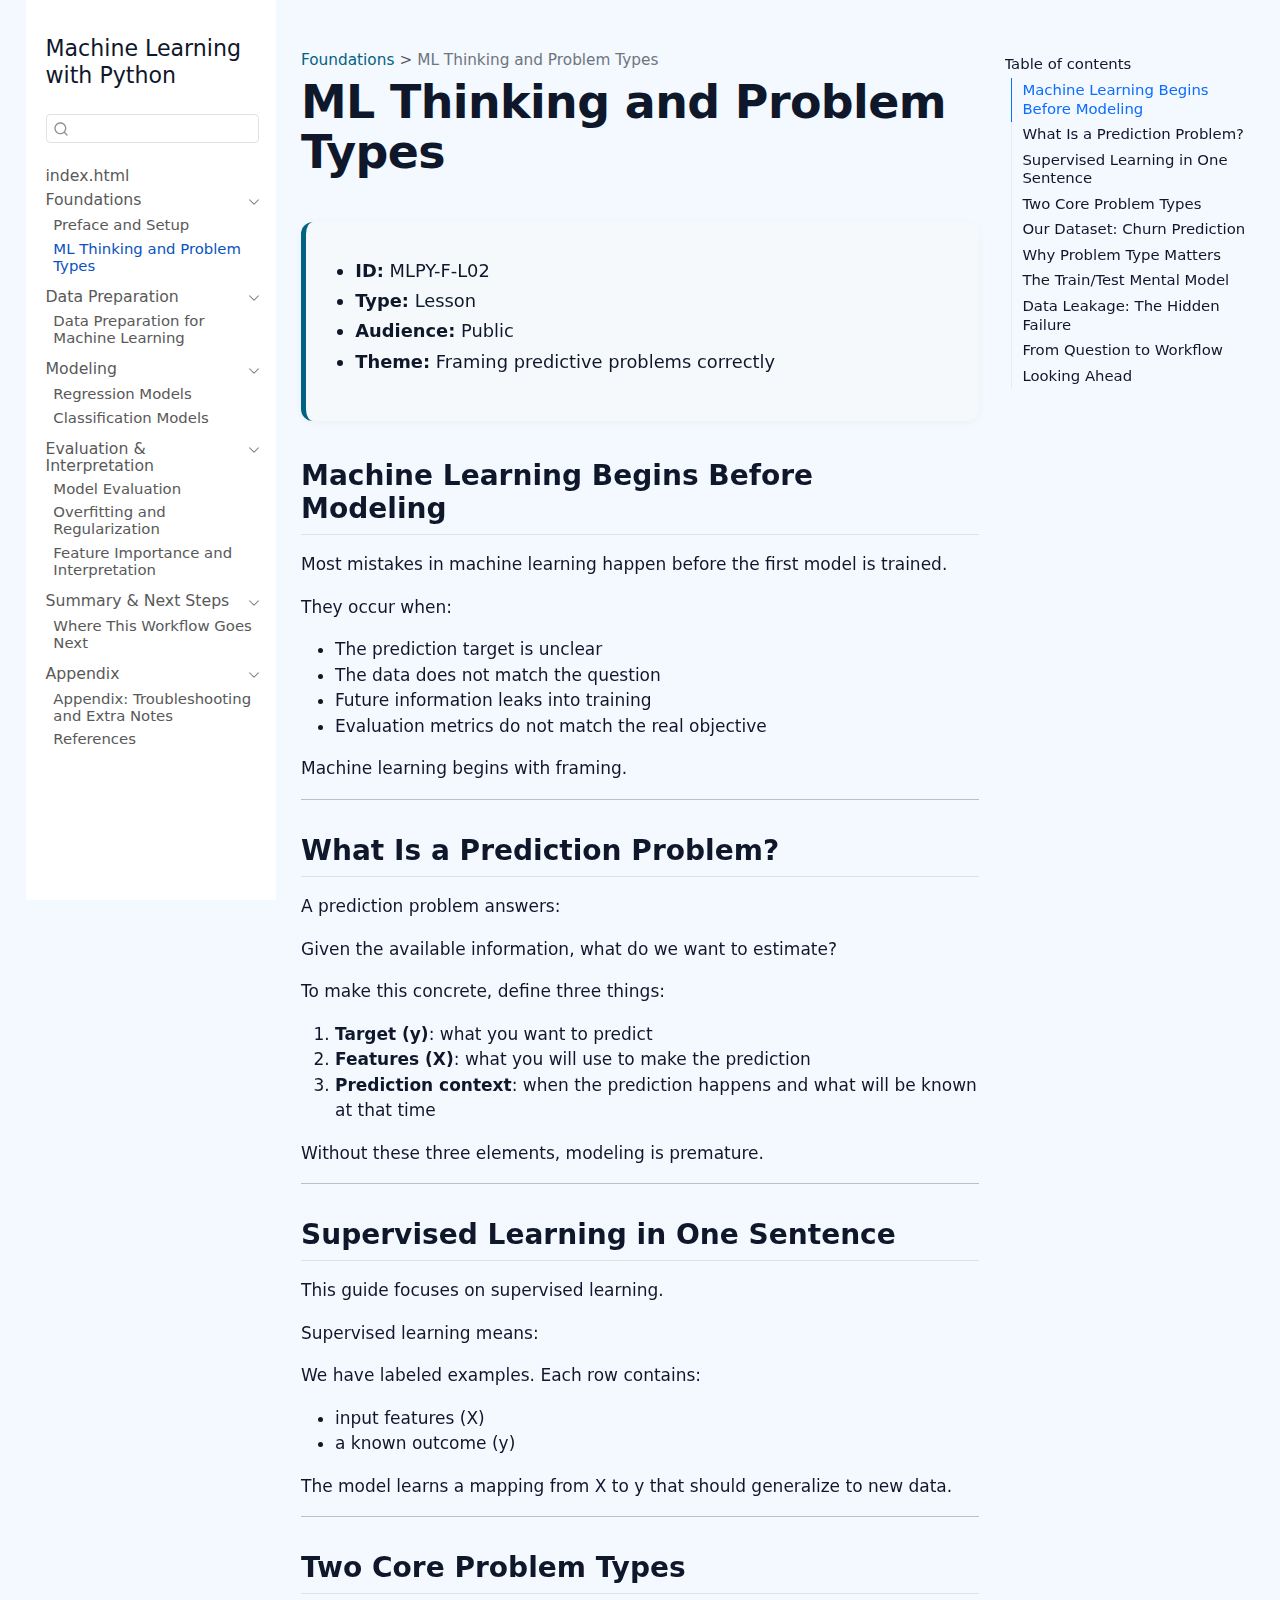
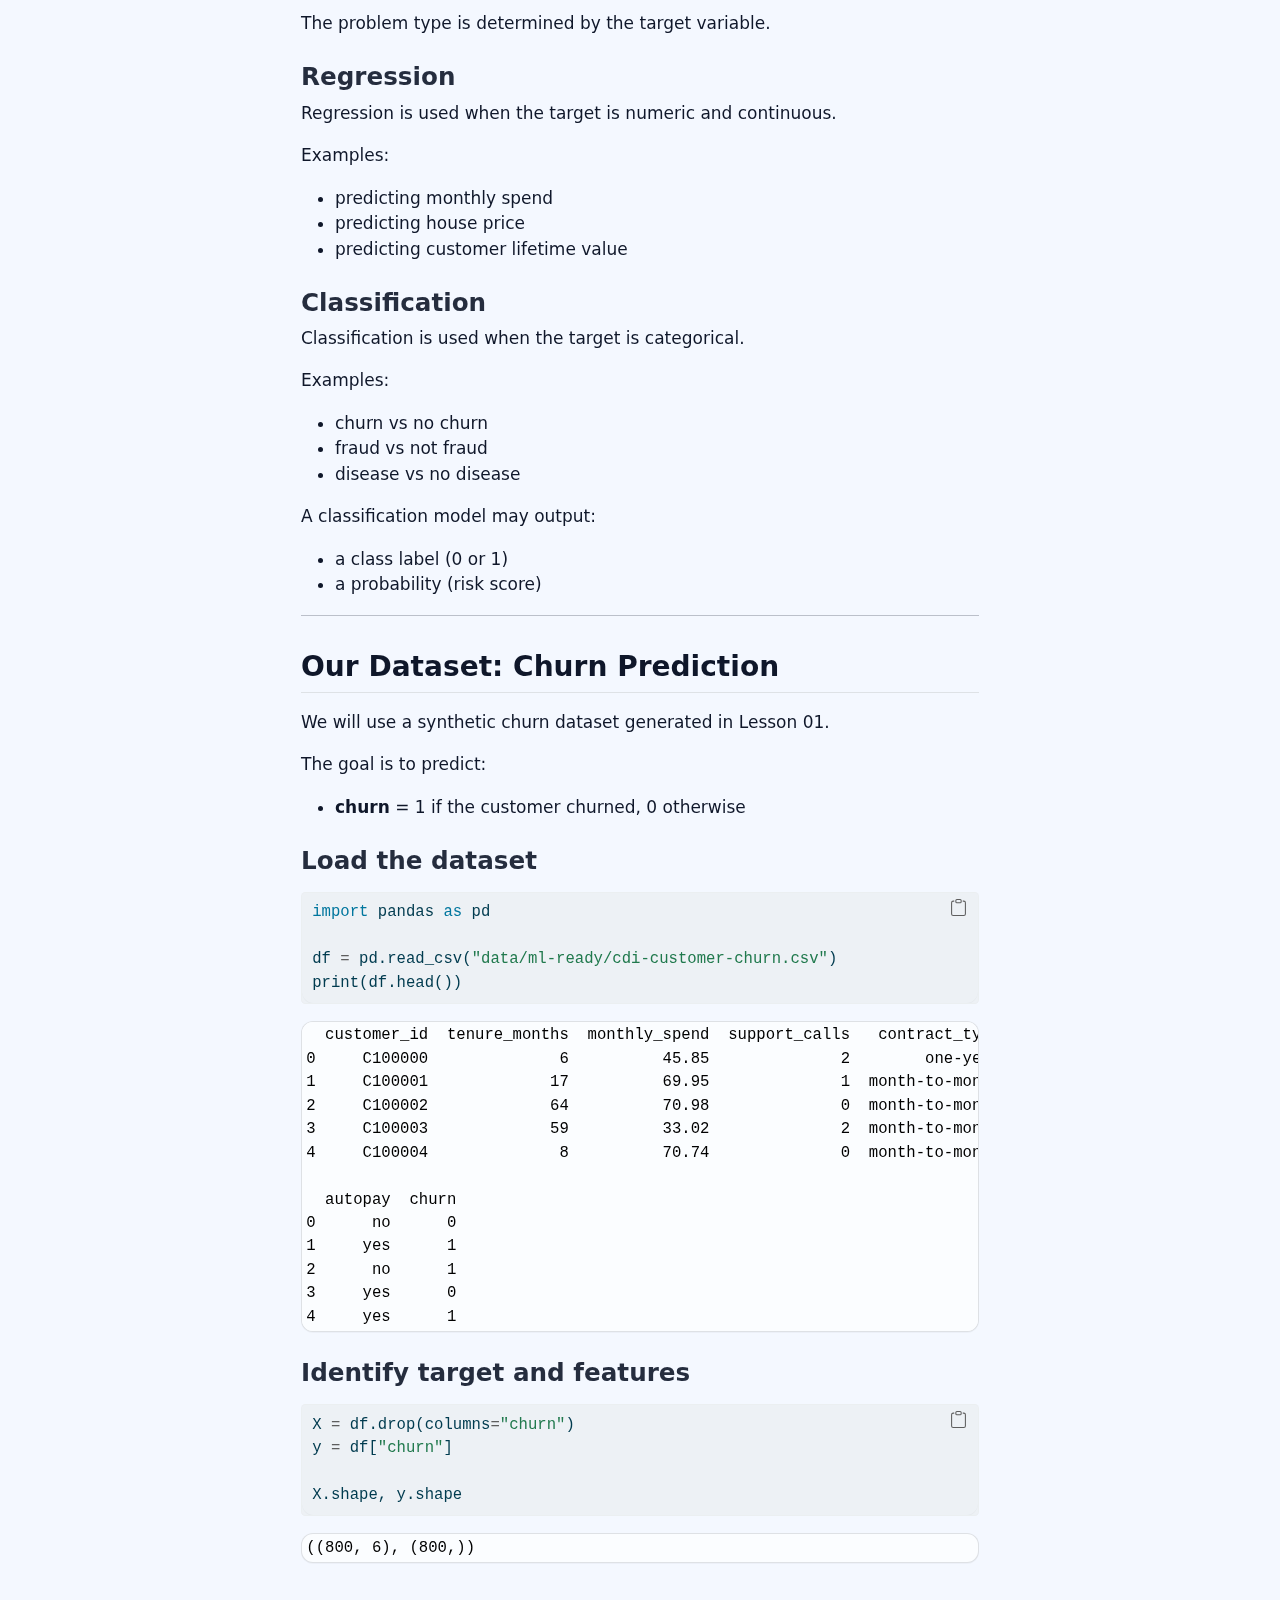
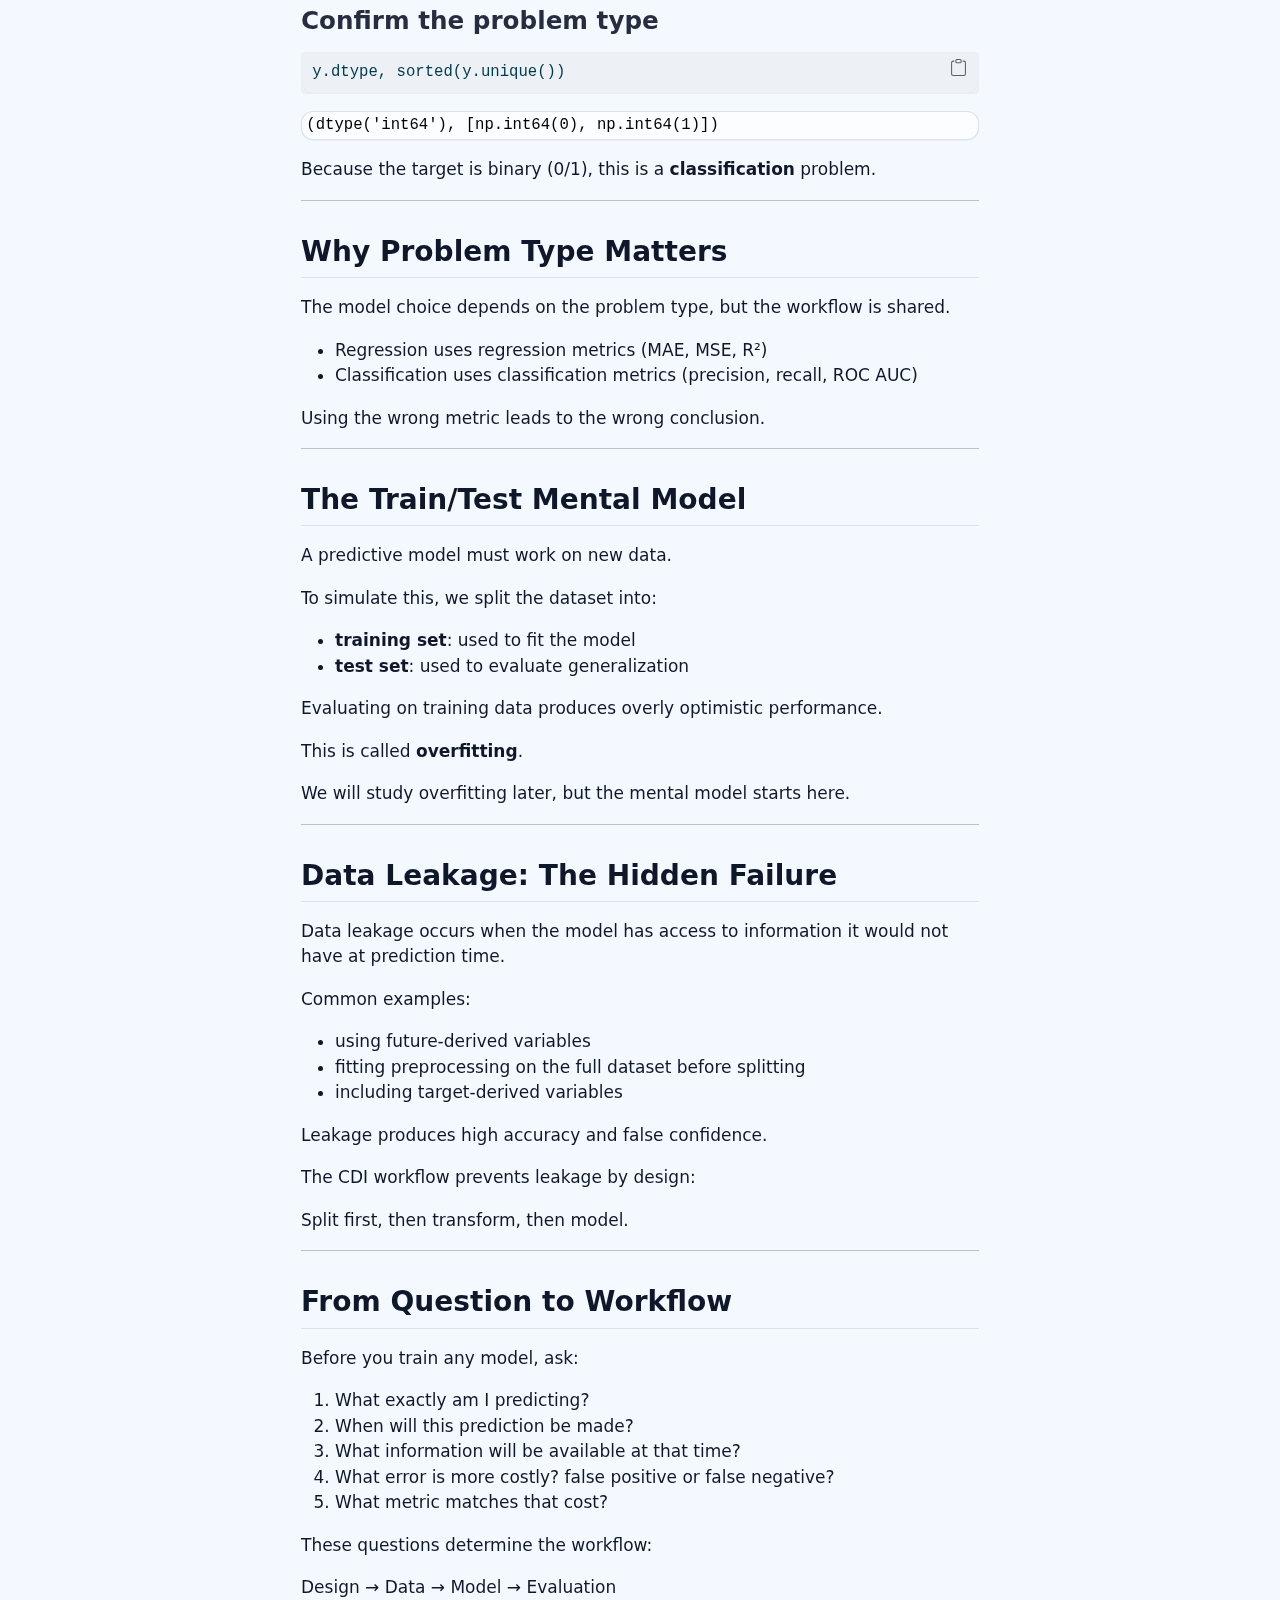
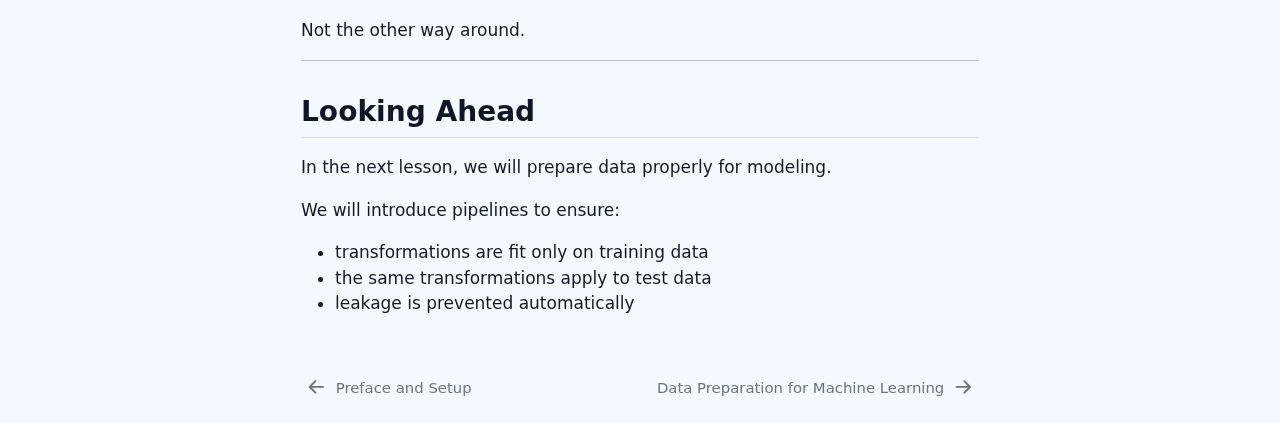
<file: 02-ml-thinking-and-problem-types.html>
<!DOCTYPE html>
<html xmlns="http://www.w3.org/1999/xhtml" lang="en" xml:lang="en"><head>

<meta charset="utf-8">
<meta name="generator" content="quarto-1.7.32">

<meta name="viewport" content="width=device-width, initial-scale=1.0, user-scalable=yes">


<title>ML Thinking and Problem Types – Machine Learning with Python</title>
<style>
code{white-space: pre-wrap;}
span.smallcaps{font-variant: small-caps;}
div.columns{display: flex; gap: min(4vw, 1.5em);}
div.column{flex: auto; overflow-x: auto;}
div.hanging-indent{margin-left: 1.5em; text-indent: -1.5em;}
ul.task-list{list-style: none;}
ul.task-list li input[type="checkbox"] {
  width: 0.8em;
  margin: 0 0.8em 0.2em -1em; /* quarto-specific, see https://github.com/quarto-dev/quarto-cli/issues/4556 */ 
  vertical-align: middle;
}
/* CSS for syntax highlighting */
html { -webkit-text-size-adjust: 100%; }
pre > code.sourceCode { white-space: pre; position: relative; }
pre > code.sourceCode > span { display: inline-block; line-height: 1.25; }
pre > code.sourceCode > span:empty { height: 1.2em; }
.sourceCode { overflow: visible; }
code.sourceCode > span { color: inherit; text-decoration: inherit; }
div.sourceCode { margin: 1em 0; }
pre.sourceCode { margin: 0; }
@media screen {
div.sourceCode { overflow: auto; }
}
@media print {
pre > code.sourceCode { white-space: pre-wrap; }
pre > code.sourceCode > span { text-indent: -5em; padding-left: 5em; }
}
pre.numberSource code
  { counter-reset: source-line 0; }
pre.numberSource code > span
  { position: relative; left: -4em; counter-increment: source-line; }
pre.numberSource code > span > a:first-child::before
  { content: counter(source-line);
    position: relative; left: -1em; text-align: right; vertical-align: baseline;
    border: none; display: inline-block;
    -webkit-touch-callout: none; -webkit-user-select: none;
    -khtml-user-select: none; -moz-user-select: none;
    -ms-user-select: none; user-select: none;
    padding: 0 4px; width: 4em;
  }
pre.numberSource { margin-left: 3em;  padding-left: 4px; }
div.sourceCode
  {   }
@media screen {
pre > code.sourceCode > span > a:first-child::before { text-decoration: underline; }
}
</style>


<script src="site_libs/quarto-nav/quarto-nav.js"></script>
<script src="site_libs/quarto-nav/headroom.min.js"></script>
<script src="site_libs/clipboard/clipboard.min.js"></script>
<script src="site_libs/quarto-search/autocomplete.umd.js"></script>
<script src="site_libs/quarto-search/fuse.min.js"></script>
<script src="site_libs/quarto-search/quarto-search.js"></script>
<meta name="quarto:offset" content="./">
<link href="./03-data-preparation-for-ml.html" rel="next">
<link href="./01-preface-and-setup.html" rel="prev">
<script src="site_libs/quarto-html/quarto.js" type="module"></script>
<script src="site_libs/quarto-html/tabsets/tabsets.js" type="module"></script>
<script src="site_libs/quarto-html/popper.min.js"></script>
<script src="site_libs/quarto-html/tippy.umd.min.js"></script>
<script src="site_libs/quarto-html/anchor.min.js"></script>
<link href="site_libs/quarto-html/tippy.css" rel="stylesheet">
<link href="site_libs/quarto-html/quarto-syntax-highlighting-37eea08aefeeee20ff55810ff984fec1.css" rel="stylesheet" id="quarto-text-highlighting-styles">
<script src="site_libs/bootstrap/bootstrap.min.js"></script>
<link href="site_libs/bootstrap/bootstrap-icons.css" rel="stylesheet">
<link href="site_libs/bootstrap/bootstrap-e2851886d12d134ff83effd9cfa02285.min.css" rel="stylesheet" append-hash="true" id="quarto-bootstrap" data-mode="light">
<script id="quarto-search-options" type="application/json">{
  "location": "sidebar",
  "copy-button": false,
  "collapse-after": 3,
  "panel-placement": "start",
  "type": "textbox",
  "limit": 50,
  "keyboard-shortcut": [
    "f",
    "/",
    "s"
  ],
  "show-item-context": false,
  "language": {
    "search-no-results-text": "No results",
    "search-matching-documents-text": "matching documents",
    "search-copy-link-title": "Copy link to search",
    "search-hide-matches-text": "Hide additional matches",
    "search-more-match-text": "more match in this document",
    "search-more-matches-text": "more matches in this document",
    "search-clear-button-title": "Clear",
    "search-text-placeholder": "",
    "search-detached-cancel-button-title": "Cancel",
    "search-submit-button-title": "Submit",
    "search-label": "Search"
  }
}</script>


<link rel="stylesheet" href="assets/css/cdi.css">
</head>

<body class="nav-sidebar floating quarto-light">

<div id="quarto-search-results"></div>
  <header id="quarto-header" class="headroom fixed-top">
  <nav class="quarto-secondary-nav">
    <div class="container-fluid d-flex">
      <button type="button" class="quarto-btn-toggle btn" data-bs-toggle="collapse" role="button" data-bs-target=".quarto-sidebar-collapse-item" aria-controls="quarto-sidebar" aria-expanded="false" aria-label="Toggle sidebar navigation" onclick="if (window.quartoToggleHeadroom) { window.quartoToggleHeadroom(); }">
        <i class="bi bi-layout-text-sidebar-reverse"></i>
      </button>
        <nav class="quarto-page-breadcrumbs" aria-label="breadcrumb"><ol class="breadcrumb"><li class="breadcrumb-item"><a href="./01-preface-and-setup.html">Foundations</a></li><li class="breadcrumb-item"><a href="./02-ml-thinking-and-problem-types.html"><span class="chapter-title">ML Thinking and Problem Types</span></a></li></ol></nav>
        <a class="flex-grow-1" role="navigation" data-bs-toggle="collapse" data-bs-target=".quarto-sidebar-collapse-item" aria-controls="quarto-sidebar" aria-expanded="false" aria-label="Toggle sidebar navigation" onclick="if (window.quartoToggleHeadroom) { window.quartoToggleHeadroom(); }">      
        </a>
      <button type="button" class="btn quarto-search-button" aria-label="Search" onclick="window.quartoOpenSearch();">
        <i class="bi bi-search"></i>
      </button>
    </div>
  </nav>
</header>
<!-- content -->
<div id="quarto-content" class="quarto-container page-columns page-rows-contents page-layout-article">
<!-- sidebar -->
  <nav id="quarto-sidebar" class="sidebar collapse collapse-horizontal quarto-sidebar-collapse-item sidebar-navigation floating overflow-auto">
    <div class="pt-lg-2 mt-2 text-left sidebar-header">
    <div class="sidebar-title mb-0 py-0">
      <a href="./">Machine Learning with Python</a> 
    </div>
      </div>
        <div class="mt-2 flex-shrink-0 align-items-center">
        <div class="sidebar-search">
        <div id="quarto-search" class="" title="Search"></div>
        </div>
        </div>
    <div class="sidebar-menu-container"> 
    <ul class="list-unstyled mt-1">
        <li class="sidebar-item">
  <div class="sidebar-item-container"> 
  <a href="./index.html" class="sidebar-item-text sidebar-link"><span class="chapter-title">index.html</span></a>
  </div>
</li>
        <li class="sidebar-item sidebar-item-section">
      <div class="sidebar-item-container"> 
            <a class="sidebar-item-text sidebar-link text-start" data-bs-toggle="collapse" data-bs-target="#quarto-sidebar-section-1" role="navigation" aria-expanded="true">
 <span class="menu-text">Foundations</span></a>
          <a class="sidebar-item-toggle text-start" data-bs-toggle="collapse" data-bs-target="#quarto-sidebar-section-1" role="navigation" aria-expanded="true" aria-label="Toggle section">
            <i class="bi bi-chevron-right ms-2"></i>
          </a> 
      </div>
      <ul id="quarto-sidebar-section-1" class="collapse list-unstyled sidebar-section depth1 show">  
          <li class="sidebar-item">
  <div class="sidebar-item-container"> 
  <a href="./01-preface-and-setup.html" class="sidebar-item-text sidebar-link"><span class="chapter-title">Preface and Setup</span></a>
  </div>
</li>
          <li class="sidebar-item">
  <div class="sidebar-item-container"> 
  <a href="./02-ml-thinking-and-problem-types.html" class="sidebar-item-text sidebar-link active"><span class="chapter-title">ML Thinking and Problem Types</span></a>
  </div>
</li>
      </ul>
  </li>
        <li class="sidebar-item sidebar-item-section">
      <div class="sidebar-item-container"> 
            <a class="sidebar-item-text sidebar-link text-start" data-bs-toggle="collapse" data-bs-target="#quarto-sidebar-section-2" role="navigation" aria-expanded="true">
 <span class="menu-text">Data Preparation</span></a>
          <a class="sidebar-item-toggle text-start" data-bs-toggle="collapse" data-bs-target="#quarto-sidebar-section-2" role="navigation" aria-expanded="true" aria-label="Toggle section">
            <i class="bi bi-chevron-right ms-2"></i>
          </a> 
      </div>
      <ul id="quarto-sidebar-section-2" class="collapse list-unstyled sidebar-section depth1 show">  
          <li class="sidebar-item">
  <div class="sidebar-item-container"> 
  <a href="./03-data-preparation-for-ml.html" class="sidebar-item-text sidebar-link"><span class="chapter-title">Data Preparation for Machine Learning</span></a>
  </div>
</li>
      </ul>
  </li>
        <li class="sidebar-item sidebar-item-section">
      <div class="sidebar-item-container"> 
            <a class="sidebar-item-text sidebar-link text-start" data-bs-toggle="collapse" data-bs-target="#quarto-sidebar-section-3" role="navigation" aria-expanded="true">
 <span class="menu-text">Modeling</span></a>
          <a class="sidebar-item-toggle text-start" data-bs-toggle="collapse" data-bs-target="#quarto-sidebar-section-3" role="navigation" aria-expanded="true" aria-label="Toggle section">
            <i class="bi bi-chevron-right ms-2"></i>
          </a> 
      </div>
      <ul id="quarto-sidebar-section-3" class="collapse list-unstyled sidebar-section depth1 show">  
          <li class="sidebar-item">
  <div class="sidebar-item-container"> 
  <a href="./04-regression-models.html" class="sidebar-item-text sidebar-link"><span class="chapter-title">Regression Models</span></a>
  </div>
</li>
          <li class="sidebar-item">
  <div class="sidebar-item-container"> 
  <a href="./05-classification-models.html" class="sidebar-item-text sidebar-link"><span class="chapter-title">Classification Models</span></a>
  </div>
</li>
      </ul>
  </li>
        <li class="sidebar-item sidebar-item-section">
      <div class="sidebar-item-container"> 
            <a class="sidebar-item-text sidebar-link text-start" data-bs-toggle="collapse" data-bs-target="#quarto-sidebar-section-4" role="navigation" aria-expanded="true">
 <span class="menu-text">Evaluation &amp; Interpretation</span></a>
          <a class="sidebar-item-toggle text-start" data-bs-toggle="collapse" data-bs-target="#quarto-sidebar-section-4" role="navigation" aria-expanded="true" aria-label="Toggle section">
            <i class="bi bi-chevron-right ms-2"></i>
          </a> 
      </div>
      <ul id="quarto-sidebar-section-4" class="collapse list-unstyled sidebar-section depth1 show">  
          <li class="sidebar-item">
  <div class="sidebar-item-container"> 
  <a href="./06-model-evaluation.html" class="sidebar-item-text sidebar-link"><span class="chapter-title">Model Evaluation</span></a>
  </div>
</li>
          <li class="sidebar-item">
  <div class="sidebar-item-container"> 
  <a href="./07-overfitting-and-regularization.html" class="sidebar-item-text sidebar-link"><span class="chapter-title">Overfitting and Regularization</span></a>
  </div>
</li>
          <li class="sidebar-item">
  <div class="sidebar-item-container"> 
  <a href="./08-feature-importance-and-interpretation.html" class="sidebar-item-text sidebar-link"><span class="chapter-title">Feature Importance and Interpretation</span></a>
  </div>
</li>
      </ul>
  </li>
        <li class="sidebar-item sidebar-item-section">
      <div class="sidebar-item-container"> 
            <a class="sidebar-item-text sidebar-link text-start" data-bs-toggle="collapse" data-bs-target="#quarto-sidebar-section-5" role="navigation" aria-expanded="true">
 <span class="menu-text">Summary &amp; Next Steps</span></a>
          <a class="sidebar-item-toggle text-start" data-bs-toggle="collapse" data-bs-target="#quarto-sidebar-section-5" role="navigation" aria-expanded="true" aria-label="Toggle section">
            <i class="bi bi-chevron-right ms-2"></i>
          </a> 
      </div>
      <ul id="quarto-sidebar-section-5" class="collapse list-unstyled sidebar-section depth1 show">  
          <li class="sidebar-item">
  <div class="sidebar-item-container"> 
  <a href="./09-next-steps.html" class="sidebar-item-text sidebar-link"><span class="chapter-title">Where This Workflow Goes Next</span></a>
  </div>
</li>
      </ul>
  </li>
        <li class="sidebar-item sidebar-item-section">
      <div class="sidebar-item-container"> 
            <a class="sidebar-item-text sidebar-link text-start" data-bs-toggle="collapse" data-bs-target="#quarto-sidebar-section-6" role="navigation" aria-expanded="true">
 <span class="menu-text">Appendix</span></a>
          <a class="sidebar-item-toggle text-start" data-bs-toggle="collapse" data-bs-target="#quarto-sidebar-section-6" role="navigation" aria-expanded="true" aria-label="Toggle section">
            <i class="bi bi-chevron-right ms-2"></i>
          </a> 
      </div>
      <ul id="quarto-sidebar-section-6" class="collapse list-unstyled sidebar-section depth1 show">  
          <li class="sidebar-item">
  <div class="sidebar-item-container"> 
  <a href="./99-appendix.html" class="sidebar-item-text sidebar-link"><span class="chapter-title">Appendix: Troubleshooting and Extra Notes</span></a>
  </div>
</li>
          <li class="sidebar-item">
  <div class="sidebar-item-container"> 
  <a href="./99-references.html" class="sidebar-item-text sidebar-link"><span class="chapter-title">References</span></a>
  </div>
</li>
      </ul>
  </li>
    </ul>
    </div>
</nav>
<div id="quarto-sidebar-glass" class="quarto-sidebar-collapse-item" data-bs-toggle="collapse" data-bs-target=".quarto-sidebar-collapse-item"></div>
<!-- margin-sidebar -->
    <div id="quarto-margin-sidebar" class="sidebar margin-sidebar">
        <nav id="TOC" role="doc-toc" class="toc-active">
    <h2 id="toc-title">Table of contents</h2>
   
  <ul>
  <li><a href="#machine-learning-begins-before-modeling" id="toc-machine-learning-begins-before-modeling" class="nav-link active" data-scroll-target="#machine-learning-begins-before-modeling">Machine Learning Begins Before Modeling</a></li>
  <li><a href="#what-is-a-prediction-problem" id="toc-what-is-a-prediction-problem" class="nav-link" data-scroll-target="#what-is-a-prediction-problem">What Is a Prediction Problem?</a></li>
  <li><a href="#supervised-learning-in-one-sentence" id="toc-supervised-learning-in-one-sentence" class="nav-link" data-scroll-target="#supervised-learning-in-one-sentence">Supervised Learning in One Sentence</a></li>
  <li><a href="#two-core-problem-types" id="toc-two-core-problem-types" class="nav-link" data-scroll-target="#two-core-problem-types">Two Core Problem Types</a>
  <ul class="collapse">
  <li><a href="#regression" id="toc-regression" class="nav-link" data-scroll-target="#regression">Regression</a></li>
  <li><a href="#classification" id="toc-classification" class="nav-link" data-scroll-target="#classification">Classification</a></li>
  </ul></li>
  <li><a href="#our-dataset-churn-prediction" id="toc-our-dataset-churn-prediction" class="nav-link" data-scroll-target="#our-dataset-churn-prediction">Our Dataset: Churn Prediction</a>
  <ul class="collapse">
  <li><a href="#load-the-dataset" id="toc-load-the-dataset" class="nav-link" data-scroll-target="#load-the-dataset">Load the dataset</a></li>
  <li><a href="#identify-target-and-features" id="toc-identify-target-and-features" class="nav-link" data-scroll-target="#identify-target-and-features">Identify target and features</a></li>
  <li><a href="#confirm-the-problem-type" id="toc-confirm-the-problem-type" class="nav-link" data-scroll-target="#confirm-the-problem-type">Confirm the problem type</a></li>
  </ul></li>
  <li><a href="#why-problem-type-matters" id="toc-why-problem-type-matters" class="nav-link" data-scroll-target="#why-problem-type-matters">Why Problem Type Matters</a></li>
  <li><a href="#the-traintest-mental-model" id="toc-the-traintest-mental-model" class="nav-link" data-scroll-target="#the-traintest-mental-model">The Train/Test Mental Model</a></li>
  <li><a href="#data-leakage-the-hidden-failure" id="toc-data-leakage-the-hidden-failure" class="nav-link" data-scroll-target="#data-leakage-the-hidden-failure">Data Leakage: The Hidden Failure</a></li>
  <li><a href="#from-question-to-workflow" id="toc-from-question-to-workflow" class="nav-link" data-scroll-target="#from-question-to-workflow">From Question to Workflow</a></li>
  <li><a href="#looking-ahead" id="toc-looking-ahead" class="nav-link" data-scroll-target="#looking-ahead">Looking Ahead</a></li>
  </ul>
</nav>
    </div>
<!-- main -->
<main class="content" id="quarto-document-content">

<header id="title-block-header" class="quarto-title-block default"><nav class="quarto-page-breadcrumbs quarto-title-breadcrumbs d-none d-lg-block" aria-label="breadcrumb"><ol class="breadcrumb"><li class="breadcrumb-item"><a href="./01-preface-and-setup.html">Foundations</a></li><li class="breadcrumb-item"><a href="./02-ml-thinking-and-problem-types.html"><span class="chapter-title">ML Thinking and Problem Types</span></a></li></ol></nav>
<div class="quarto-title">
<h1 class="title"><span class="chapter-title">ML Thinking and Problem Types</span></h1>
</div>



<div class="quarto-title-meta">

    
  
    
  </div>
  


</header>


<div class="cdi-message">
<ul>
<li><strong>ID:</strong> MLPY-F-L02</li>
<li><strong>Type:</strong> Lesson</li>
<li><strong>Audience:</strong> Public</li>
<li><strong>Theme:</strong> Framing predictive problems correctly</li>
</ul>
</div>
<section id="machine-learning-begins-before-modeling" class="level2">
<h2 class="anchored" data-anchor-id="machine-learning-begins-before-modeling">Machine Learning Begins Before Modeling</h2>
<p>Most mistakes in machine learning happen before the first model is trained.</p>
<p>They occur when:</p>
<ul>
<li>The prediction target is unclear<br>
</li>
<li>The data does not match the question<br>
</li>
<li>Future information leaks into training<br>
</li>
<li>Evaluation metrics do not match the real objective</li>
</ul>
<p>Machine learning begins with framing.</p>
<hr>
</section>
<section id="what-is-a-prediction-problem" class="level2">
<h2 class="anchored" data-anchor-id="what-is-a-prediction-problem">What Is a Prediction Problem?</h2>
<p>A prediction problem answers:</p>
<p>Given the available information, what do we want to estimate?</p>
<p>To make this concrete, define three things:</p>
<ol type="1">
<li><strong>Target (y)</strong>: what you want to predict<br>
</li>
<li><strong>Features (X)</strong>: what you will use to make the prediction<br>
</li>
<li><strong>Prediction context</strong>: when the prediction happens and what will be known at that time</li>
</ol>
<p>Without these three elements, modeling is premature.</p>
<hr>
</section>
<section id="supervised-learning-in-one-sentence" class="level2">
<h2 class="anchored" data-anchor-id="supervised-learning-in-one-sentence">Supervised Learning in One Sentence</h2>
<p>This guide focuses on supervised learning.</p>
<p>Supervised learning means:</p>
<p>We have labeled examples. Each row contains:</p>
<ul>
<li>input features (X)<br>
</li>
<li>a known outcome (y)</li>
</ul>
<p>The model learns a mapping from X to y that should generalize to new data.</p>
<hr>
</section>
<section id="two-core-problem-types" class="level2">
<h2 class="anchored" data-anchor-id="two-core-problem-types">Two Core Problem Types</h2>
<p>The problem type is determined by the target variable.</p>
<section id="regression" class="level3">
<h3 class="anchored" data-anchor-id="regression">Regression</h3>
<p>Regression is used when the target is numeric and continuous.</p>
<p>Examples:</p>
<ul>
<li>predicting monthly spend<br>
</li>
<li>predicting house price<br>
</li>
<li>predicting customer lifetime value</li>
</ul>
</section>
<section id="classification" class="level3">
<h3 class="anchored" data-anchor-id="classification">Classification</h3>
<p>Classification is used when the target is categorical.</p>
<p>Examples:</p>
<ul>
<li>churn vs no churn<br>
</li>
<li>fraud vs not fraud<br>
</li>
<li>disease vs no disease</li>
</ul>
<p>A classification model may output:</p>
<ul>
<li>a class label (0 or 1)<br>
</li>
<li>a probability (risk score)</li>
</ul>
<hr>
</section>
</section>
<section id="our-dataset-churn-prediction" class="level2">
<h2 class="anchored" data-anchor-id="our-dataset-churn-prediction">Our Dataset: Churn Prediction</h2>
<p>We will use a synthetic churn dataset generated in Lesson 01.</p>
<p>The goal is to predict:</p>
<ul>
<li><strong>churn</strong> = 1 if the customer churned, 0 otherwise</li>
</ul>
<section id="load-the-dataset" class="level3">
<h3 class="anchored" data-anchor-id="load-the-dataset">Load the dataset</h3>
<div id="load-dataset" class="cell" data-execution_count="1">
<div class="sourceCode cell-code" id="cb1"><pre class="sourceCode python code-with-copy"><code class="sourceCode python"><span id="cb1-1"><a href="#cb1-1" aria-hidden="true" tabindex="-1"></a><span class="im">import</span> pandas <span class="im">as</span> pd</span>
<span id="cb1-2"><a href="#cb1-2" aria-hidden="true" tabindex="-1"></a></span>
<span id="cb1-3"><a href="#cb1-3" aria-hidden="true" tabindex="-1"></a>df <span class="op">=</span> pd.read_csv(<span class="st">"data/ml-ready/cdi-customer-churn.csv"</span>)</span>
<span id="cb1-4"><a href="#cb1-4" aria-hidden="true" tabindex="-1"></a><span class="bu">print</span>(df.head())</span></code><button title="Copy to Clipboard" class="code-copy-button"><i class="bi"></i></button></pre></div>
<div class="cell-output cell-output-stdout">
<pre><code>  customer_id  tenure_months  monthly_spend  support_calls   contract_type  \
0     C100000              6          45.85              2        one-year   
1     C100001             17          69.95              1  month-to-month   
2     C100002             64          70.98              0  month-to-month   
3     C100003             59          33.02              2  month-to-month   
4     C100004              8          70.74              0  month-to-month   

  autopay  churn  
0      no      0  
1     yes      1  
2      no      1  
3     yes      0  
4     yes      1  </code></pre>
</div>
</div>
</section>
<section id="identify-target-and-features" class="level3">
<h3 class="anchored" data-anchor-id="identify-target-and-features">Identify target and features</h3>
<div id="cell-define-x-y" class="cell" data-execution_count="2">
<div class="sourceCode cell-code" id="cb3"><pre class="sourceCode python code-with-copy"><code class="sourceCode python"><span id="cb3-1"><a href="#cb3-1" aria-hidden="true" tabindex="-1"></a>X <span class="op">=</span> df.drop(columns<span class="op">=</span><span class="st">"churn"</span>)</span>
<span id="cb3-2"><a href="#cb3-2" aria-hidden="true" tabindex="-1"></a>y <span class="op">=</span> df[<span class="st">"churn"</span>]</span>
<span id="cb3-3"><a href="#cb3-3" aria-hidden="true" tabindex="-1"></a></span>
<span id="cb3-4"><a href="#cb3-4" aria-hidden="true" tabindex="-1"></a>X.shape, y.shape</span></code><button title="Copy to Clipboard" class="code-copy-button"><i class="bi"></i></button></pre></div>
<div id="define-x-y" class="cell-output cell-output-display" data-execution_count="2">
<pre><code>((800, 6), (800,))</code></pre>
</div>
</div>
</section>
<section id="confirm-the-problem-type" class="level3">
<h3 class="anchored" data-anchor-id="confirm-the-problem-type">Confirm the problem type</h3>
<div id="cell-confirm-problem-type" class="cell" data-execution_count="3">
<div class="sourceCode cell-code" id="cb5"><pre class="sourceCode python code-with-copy"><code class="sourceCode python"><span id="cb5-1"><a href="#cb5-1" aria-hidden="true" tabindex="-1"></a>y.dtype, <span class="bu">sorted</span>(y.unique())</span></code><button title="Copy to Clipboard" class="code-copy-button"><i class="bi"></i></button></pre></div>
<div id="confirm-problem-type" class="cell-output cell-output-display" data-execution_count="3">
<pre><code>(dtype('int64'), [np.int64(0), np.int64(1)])</code></pre>
</div>
</div>
<p>Because the target is binary (0/1), this is a <strong>classification</strong> problem.</p>
<hr>
</section>
</section>
<section id="why-problem-type-matters" class="level2">
<h2 class="anchored" data-anchor-id="why-problem-type-matters">Why Problem Type Matters</h2>
<p>The model choice depends on the problem type, but the workflow is shared.</p>
<ul>
<li>Regression uses regression metrics (MAE, MSE, R²)<br>
</li>
<li>Classification uses classification metrics (precision, recall, ROC AUC)</li>
</ul>
<p>Using the wrong metric leads to the wrong conclusion.</p>
<hr>
</section>
<section id="the-traintest-mental-model" class="level2">
<h2 class="anchored" data-anchor-id="the-traintest-mental-model">The Train/Test Mental Model</h2>
<p>A predictive model must work on new data.</p>
<p>To simulate this, we split the dataset into:</p>
<ul>
<li><strong>training set</strong>: used to fit the model<br>
</li>
<li><strong>test set</strong>: used to evaluate generalization</li>
</ul>
<p>Evaluating on training data produces overly optimistic performance.</p>
<p>This is called <strong>overfitting</strong>.</p>
<p>We will study overfitting later, but the mental model starts here.</p>
<hr>
</section>
<section id="data-leakage-the-hidden-failure" class="level2">
<h2 class="anchored" data-anchor-id="data-leakage-the-hidden-failure">Data Leakage: The Hidden Failure</h2>
<p>Data leakage occurs when the model has access to information it would not have at prediction time.</p>
<p>Common examples:</p>
<ul>
<li>using future-derived variables<br>
</li>
<li>fitting preprocessing on the full dataset before splitting<br>
</li>
<li>including target-derived variables</li>
</ul>
<p>Leakage produces high accuracy and false confidence.</p>
<p>The CDI workflow prevents leakage by design:</p>
<p>Split first, then transform, then model.</p>
<hr>
</section>
<section id="from-question-to-workflow" class="level2">
<h2 class="anchored" data-anchor-id="from-question-to-workflow">From Question to Workflow</h2>
<p>Before you train any model, ask:</p>
<ol type="1">
<li>What exactly am I predicting?<br>
</li>
<li>When will this prediction be made?<br>
</li>
<li>What information will be available at that time?<br>
</li>
<li>What error is more costly? false positive or false negative?<br>
</li>
<li>What metric matches that cost?</li>
</ol>
<p>These questions determine the workflow:</p>
<p>Design → Data → Model → Evaluation</p>
<p>Not the other way around.</p>
<hr>
</section>
<section id="looking-ahead" class="level2">
<h2 class="anchored" data-anchor-id="looking-ahead">Looking Ahead</h2>
<p>In the next lesson, we will prepare data properly for modeling.</p>
<p>We will introduce pipelines to ensure:</p>
<ul>
<li>transformations are fit only on training data<br>
</li>
<li>the same transformations apply to test data<br>
</li>
<li>leakage is prevented automatically</li>
</ul>


</section>

</main> <!-- /main -->
<script id="quarto-html-after-body" type="application/javascript">
  window.document.addEventListener("DOMContentLoaded", function (event) {
    const icon = "";
    const anchorJS = new window.AnchorJS();
    anchorJS.options = {
      placement: 'right',
      icon: icon
    };
    anchorJS.add('.anchored');
    const isCodeAnnotation = (el) => {
      for (const clz of el.classList) {
        if (clz.startsWith('code-annotation-')) {                     
          return true;
        }
      }
      return false;
    }
    const onCopySuccess = function(e) {
      // button target
      const button = e.trigger;
      // don't keep focus
      button.blur();
      // flash "checked"
      button.classList.add('code-copy-button-checked');
      var currentTitle = button.getAttribute("title");
      button.setAttribute("title", "Copied!");
      let tooltip;
      if (window.bootstrap) {
        button.setAttribute("data-bs-toggle", "tooltip");
        button.setAttribute("data-bs-placement", "left");
        button.setAttribute("data-bs-title", "Copied!");
        tooltip = new bootstrap.Tooltip(button, 
          { trigger: "manual", 
            customClass: "code-copy-button-tooltip",
            offset: [0, -8]});
        tooltip.show();    
      }
      setTimeout(function() {
        if (tooltip) {
          tooltip.hide();
          button.removeAttribute("data-bs-title");
          button.removeAttribute("data-bs-toggle");
          button.removeAttribute("data-bs-placement");
        }
        button.setAttribute("title", currentTitle);
        button.classList.remove('code-copy-button-checked');
      }, 1000);
      // clear code selection
      e.clearSelection();
    }
    const getTextToCopy = function(trigger) {
        const codeEl = trigger.previousElementSibling.cloneNode(true);
        for (const childEl of codeEl.children) {
          if (isCodeAnnotation(childEl)) {
            childEl.remove();
          }
        }
        return codeEl.innerText;
    }
    const clipboard = new window.ClipboardJS('.code-copy-button:not([data-in-quarto-modal])', {
      text: getTextToCopy
    });
    clipboard.on('success', onCopySuccess);
    if (window.document.getElementById('quarto-embedded-source-code-modal')) {
      const clipboardModal = new window.ClipboardJS('.code-copy-button[data-in-quarto-modal]', {
        text: getTextToCopy,
        container: window.document.getElementById('quarto-embedded-source-code-modal')
      });
      clipboardModal.on('success', onCopySuccess);
    }
      var localhostRegex = new RegExp(/^(?:http|https):\/\/localhost\:?[0-9]*\//);
      var mailtoRegex = new RegExp(/^mailto:/);
        var filterRegex = new RegExp('/' + window.location.host + '/');
      var isInternal = (href) => {
          return filterRegex.test(href) || localhostRegex.test(href) || mailtoRegex.test(href);
      }
      // Inspect non-navigation links and adorn them if external
     var links = window.document.querySelectorAll('a[href]:not(.nav-link):not(.navbar-brand):not(.toc-action):not(.sidebar-link):not(.sidebar-item-toggle):not(.pagination-link):not(.no-external):not([aria-hidden]):not(.dropdown-item):not(.quarto-navigation-tool):not(.about-link)');
      for (var i=0; i<links.length; i++) {
        const link = links[i];
        if (!isInternal(link.href)) {
          // undo the damage that might have been done by quarto-nav.js in the case of
          // links that we want to consider external
          if (link.dataset.originalHref !== undefined) {
            link.href = link.dataset.originalHref;
          }
        }
      }
    function tippyHover(el, contentFn, onTriggerFn, onUntriggerFn) {
      const config = {
        allowHTML: true,
        maxWidth: 500,
        delay: 100,
        arrow: false,
        appendTo: function(el) {
            return el.parentElement;
        },
        interactive: true,
        interactiveBorder: 10,
        theme: 'quarto',
        placement: 'bottom-start',
      };
      if (contentFn) {
        config.content = contentFn;
      }
      if (onTriggerFn) {
        config.onTrigger = onTriggerFn;
      }
      if (onUntriggerFn) {
        config.onUntrigger = onUntriggerFn;
      }
      window.tippy(el, config); 
    }
    const noterefs = window.document.querySelectorAll('a[role="doc-noteref"]');
    for (var i=0; i<noterefs.length; i++) {
      const ref = noterefs[i];
      tippyHover(ref, function() {
        // use id or data attribute instead here
        let href = ref.getAttribute('data-footnote-href') || ref.getAttribute('href');
        try { href = new URL(href).hash; } catch {}
        const id = href.replace(/^#\/?/, "");
        const note = window.document.getElementById(id);
        if (note) {
          return note.innerHTML;
        } else {
          return "";
        }
      });
    }
    const xrefs = window.document.querySelectorAll('a.quarto-xref');
    const processXRef = (id, note) => {
      // Strip column container classes
      const stripColumnClz = (el) => {
        el.classList.remove("page-full", "page-columns");
        if (el.children) {
          for (const child of el.children) {
            stripColumnClz(child);
          }
        }
      }
      stripColumnClz(note)
      if (id === null || id.startsWith('sec-')) {
        // Special case sections, only their first couple elements
        const container = document.createElement("div");
        if (note.children && note.children.length > 2) {
          container.appendChild(note.children[0].cloneNode(true));
          for (let i = 1; i < note.children.length; i++) {
            const child = note.children[i];
            if (child.tagName === "P" && child.innerText === "") {
              continue;
            } else {
              container.appendChild(child.cloneNode(true));
              break;
            }
          }
          if (window.Quarto?.typesetMath) {
            window.Quarto.typesetMath(container);
          }
          return container.innerHTML
        } else {
          if (window.Quarto?.typesetMath) {
            window.Quarto.typesetMath(note);
          }
          return note.innerHTML;
        }
      } else {
        // Remove any anchor links if they are present
        const anchorLink = note.querySelector('a.anchorjs-link');
        if (anchorLink) {
          anchorLink.remove();
        }
        if (window.Quarto?.typesetMath) {
          window.Quarto.typesetMath(note);
        }
        if (note.classList.contains("callout")) {
          return note.outerHTML;
        } else {
          return note.innerHTML;
        }
      }
    }
    for (var i=0; i<xrefs.length; i++) {
      const xref = xrefs[i];
      tippyHover(xref, undefined, function(instance) {
        instance.disable();
        let url = xref.getAttribute('href');
        let hash = undefined; 
        if (url.startsWith('#')) {
          hash = url;
        } else {
          try { hash = new URL(url).hash; } catch {}
        }
        if (hash) {
          const id = hash.replace(/^#\/?/, "");
          const note = window.document.getElementById(id);
          if (note !== null) {
            try {
              const html = processXRef(id, note.cloneNode(true));
              instance.setContent(html);
            } finally {
              instance.enable();
              instance.show();
            }
          } else {
            // See if we can fetch this
            fetch(url.split('#')[0])
            .then(res => res.text())
            .then(html => {
              const parser = new DOMParser();
              const htmlDoc = parser.parseFromString(html, "text/html");
              const note = htmlDoc.getElementById(id);
              if (note !== null) {
                const html = processXRef(id, note);
                instance.setContent(html);
              } 
            }).finally(() => {
              instance.enable();
              instance.show();
            });
          }
        } else {
          // See if we can fetch a full url (with no hash to target)
          // This is a special case and we should probably do some content thinning / targeting
          fetch(url)
          .then(res => res.text())
          .then(html => {
            const parser = new DOMParser();
            const htmlDoc = parser.parseFromString(html, "text/html");
            const note = htmlDoc.querySelector('main.content');
            if (note !== null) {
              // This should only happen for chapter cross references
              // (since there is no id in the URL)
              // remove the first header
              if (note.children.length > 0 && note.children[0].tagName === "HEADER") {
                note.children[0].remove();
              }
              const html = processXRef(null, note);
              instance.setContent(html);
            } 
          }).finally(() => {
            instance.enable();
            instance.show();
          });
        }
      }, function(instance) {
      });
    }
        let selectedAnnoteEl;
        const selectorForAnnotation = ( cell, annotation) => {
          let cellAttr = 'data-code-cell="' + cell + '"';
          let lineAttr = 'data-code-annotation="' +  annotation + '"';
          const selector = 'span[' + cellAttr + '][' + lineAttr + ']';
          return selector;
        }
        const selectCodeLines = (annoteEl) => {
          const doc = window.document;
          const targetCell = annoteEl.getAttribute("data-target-cell");
          const targetAnnotation = annoteEl.getAttribute("data-target-annotation");
          const annoteSpan = window.document.querySelector(selectorForAnnotation(targetCell, targetAnnotation));
          const lines = annoteSpan.getAttribute("data-code-lines").split(",");
          const lineIds = lines.map((line) => {
            return targetCell + "-" + line;
          })
          let top = null;
          let height = null;
          let parent = null;
          if (lineIds.length > 0) {
              //compute the position of the single el (top and bottom and make a div)
              const el = window.document.getElementById(lineIds[0]);
              top = el.offsetTop;
              height = el.offsetHeight;
              parent = el.parentElement.parentElement;
            if (lineIds.length > 1) {
              const lastEl = window.document.getElementById(lineIds[lineIds.length - 1]);
              const bottom = lastEl.offsetTop + lastEl.offsetHeight;
              height = bottom - top;
            }
            if (top !== null && height !== null && parent !== null) {
              // cook up a div (if necessary) and position it 
              let div = window.document.getElementById("code-annotation-line-highlight");
              if (div === null) {
                div = window.document.createElement("div");
                div.setAttribute("id", "code-annotation-line-highlight");
                div.style.position = 'absolute';
                parent.appendChild(div);
              }
              div.style.top = top - 2 + "px";
              div.style.height = height + 4 + "px";
              div.style.left = 0;
              let gutterDiv = window.document.getElementById("code-annotation-line-highlight-gutter");
              if (gutterDiv === null) {
                gutterDiv = window.document.createElement("div");
                gutterDiv.setAttribute("id", "code-annotation-line-highlight-gutter");
                gutterDiv.style.position = 'absolute';
                const codeCell = window.document.getElementById(targetCell);
                const gutter = codeCell.querySelector('.code-annotation-gutter');
                gutter.appendChild(gutterDiv);
              }
              gutterDiv.style.top = top - 2 + "px";
              gutterDiv.style.height = height + 4 + "px";
            }
            selectedAnnoteEl = annoteEl;
          }
        };
        const unselectCodeLines = () => {
          const elementsIds = ["code-annotation-line-highlight", "code-annotation-line-highlight-gutter"];
          elementsIds.forEach((elId) => {
            const div = window.document.getElementById(elId);
            if (div) {
              div.remove();
            }
          });
          selectedAnnoteEl = undefined;
        };
          // Handle positioning of the toggle
      window.addEventListener(
        "resize",
        throttle(() => {
          elRect = undefined;
          if (selectedAnnoteEl) {
            selectCodeLines(selectedAnnoteEl);
          }
        }, 10)
      );
      function throttle(fn, ms) {
      let throttle = false;
      let timer;
        return (...args) => {
          if(!throttle) { // first call gets through
              fn.apply(this, args);
              throttle = true;
          } else { // all the others get throttled
              if(timer) clearTimeout(timer); // cancel #2
              timer = setTimeout(() => {
                fn.apply(this, args);
                timer = throttle = false;
              }, ms);
          }
        };
      }
        // Attach click handler to the DT
        const annoteDls = window.document.querySelectorAll('dt[data-target-cell]');
        for (const annoteDlNode of annoteDls) {
          annoteDlNode.addEventListener('click', (event) => {
            const clickedEl = event.target;
            if (clickedEl !== selectedAnnoteEl) {
              unselectCodeLines();
              const activeEl = window.document.querySelector('dt[data-target-cell].code-annotation-active');
              if (activeEl) {
                activeEl.classList.remove('code-annotation-active');
              }
              selectCodeLines(clickedEl);
              clickedEl.classList.add('code-annotation-active');
            } else {
              // Unselect the line
              unselectCodeLines();
              clickedEl.classList.remove('code-annotation-active');
            }
          });
        }
    const findCites = (el) => {
      const parentEl = el.parentElement;
      if (parentEl) {
        const cites = parentEl.dataset.cites;
        if (cites) {
          return {
            el,
            cites: cites.split(' ')
          };
        } else {
          return findCites(el.parentElement)
        }
      } else {
        return undefined;
      }
    };
    var bibliorefs = window.document.querySelectorAll('a[role="doc-biblioref"]');
    for (var i=0; i<bibliorefs.length; i++) {
      const ref = bibliorefs[i];
      const citeInfo = findCites(ref);
      if (citeInfo) {
        tippyHover(citeInfo.el, function() {
          var popup = window.document.createElement('div');
          citeInfo.cites.forEach(function(cite) {
            var citeDiv = window.document.createElement('div');
            citeDiv.classList.add('hanging-indent');
            citeDiv.classList.add('csl-entry');
            var biblioDiv = window.document.getElementById('ref-' + cite);
            if (biblioDiv) {
              citeDiv.innerHTML = biblioDiv.innerHTML;
            }
            popup.appendChild(citeDiv);
          });
          return popup.innerHTML;
        });
      }
    }
  });
  </script>
<nav class="page-navigation">
  <div class="nav-page nav-page-previous">
      <a href="./01-preface-and-setup.html" class="pagination-link" aria-label="Preface and Setup">
        <i class="bi bi-arrow-left-short"></i> <span class="nav-page-text"><span class="chapter-title">Preface and Setup</span></span>
      </a>          
  </div>
  <div class="nav-page nav-page-next">
      <a href="./03-data-preparation-for-ml.html" class="pagination-link" aria-label="Data Preparation for Machine Learning">
        <span class="nav-page-text"><span class="chapter-title">Data Preparation for Machine Learning</span></span> <i class="bi bi-arrow-right-short"></i>
      </a>
  </div>
</nav>
</div> <!-- /content -->




</body></html>
</file>
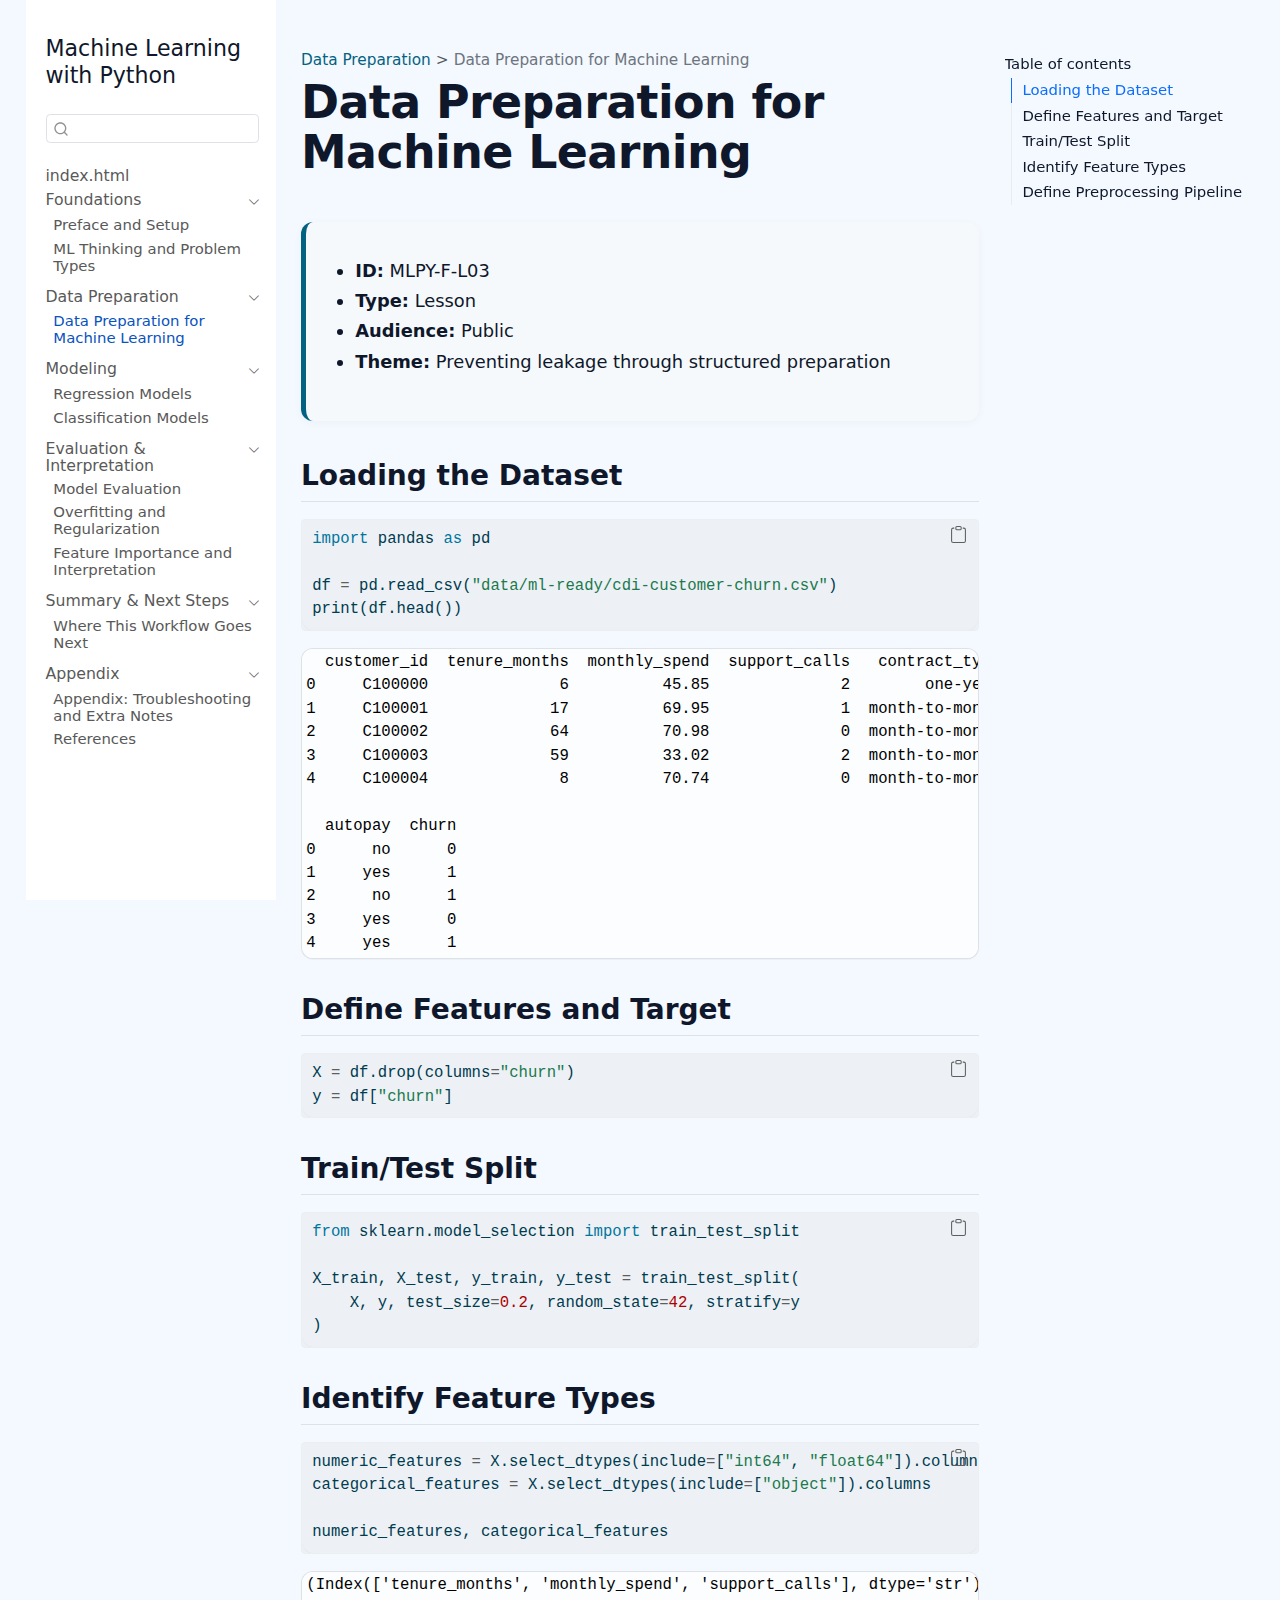
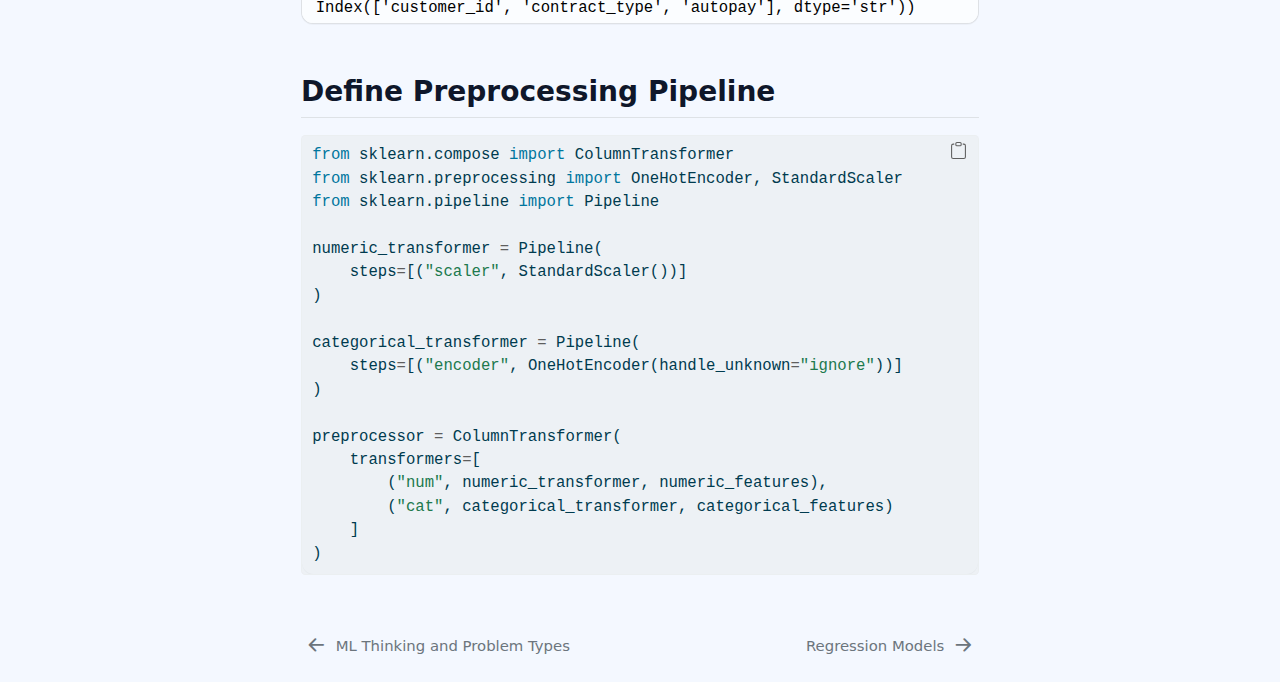
<file: 03-data-preparation-for-ml.html>
<!DOCTYPE html>
<html xmlns="http://www.w3.org/1999/xhtml" lang="en" xml:lang="en"><head>

<meta charset="utf-8">
<meta name="generator" content="quarto-1.7.32">

<meta name="viewport" content="width=device-width, initial-scale=1.0, user-scalable=yes">


<title>Data Preparation for Machine Learning – Machine Learning with Python</title>
<style>
code{white-space: pre-wrap;}
span.smallcaps{font-variant: small-caps;}
div.columns{display: flex; gap: min(4vw, 1.5em);}
div.column{flex: auto; overflow-x: auto;}
div.hanging-indent{margin-left: 1.5em; text-indent: -1.5em;}
ul.task-list{list-style: none;}
ul.task-list li input[type="checkbox"] {
  width: 0.8em;
  margin: 0 0.8em 0.2em -1em; /* quarto-specific, see https://github.com/quarto-dev/quarto-cli/issues/4556 */ 
  vertical-align: middle;
}
/* CSS for syntax highlighting */
html { -webkit-text-size-adjust: 100%; }
pre > code.sourceCode { white-space: pre; position: relative; }
pre > code.sourceCode > span { display: inline-block; line-height: 1.25; }
pre > code.sourceCode > span:empty { height: 1.2em; }
.sourceCode { overflow: visible; }
code.sourceCode > span { color: inherit; text-decoration: inherit; }
div.sourceCode { margin: 1em 0; }
pre.sourceCode { margin: 0; }
@media screen {
div.sourceCode { overflow: auto; }
}
@media print {
pre > code.sourceCode { white-space: pre-wrap; }
pre > code.sourceCode > span { text-indent: -5em; padding-left: 5em; }
}
pre.numberSource code
  { counter-reset: source-line 0; }
pre.numberSource code > span
  { position: relative; left: -4em; counter-increment: source-line; }
pre.numberSource code > span > a:first-child::before
  { content: counter(source-line);
    position: relative; left: -1em; text-align: right; vertical-align: baseline;
    border: none; display: inline-block;
    -webkit-touch-callout: none; -webkit-user-select: none;
    -khtml-user-select: none; -moz-user-select: none;
    -ms-user-select: none; user-select: none;
    padding: 0 4px; width: 4em;
  }
pre.numberSource { margin-left: 3em;  padding-left: 4px; }
div.sourceCode
  {   }
@media screen {
pre > code.sourceCode > span > a:first-child::before { text-decoration: underline; }
}
</style>


<script src="site_libs/quarto-nav/quarto-nav.js"></script>
<script src="site_libs/quarto-nav/headroom.min.js"></script>
<script src="site_libs/clipboard/clipboard.min.js"></script>
<script src="site_libs/quarto-search/autocomplete.umd.js"></script>
<script src="site_libs/quarto-search/fuse.min.js"></script>
<script src="site_libs/quarto-search/quarto-search.js"></script>
<meta name="quarto:offset" content="./">
<link href="./04-regression-models.html" rel="next">
<link href="./02-ml-thinking-and-problem-types.html" rel="prev">
<script src="site_libs/quarto-html/quarto.js" type="module"></script>
<script src="site_libs/quarto-html/tabsets/tabsets.js" type="module"></script>
<script src="site_libs/quarto-html/popper.min.js"></script>
<script src="site_libs/quarto-html/tippy.umd.min.js"></script>
<script src="site_libs/quarto-html/anchor.min.js"></script>
<link href="site_libs/quarto-html/tippy.css" rel="stylesheet">
<link href="site_libs/quarto-html/quarto-syntax-highlighting-37eea08aefeeee20ff55810ff984fec1.css" rel="stylesheet" id="quarto-text-highlighting-styles">
<script src="site_libs/bootstrap/bootstrap.min.js"></script>
<link href="site_libs/bootstrap/bootstrap-icons.css" rel="stylesheet">
<link href="site_libs/bootstrap/bootstrap-e2851886d12d134ff83effd9cfa02285.min.css" rel="stylesheet" append-hash="true" id="quarto-bootstrap" data-mode="light">
<script id="quarto-search-options" type="application/json">{
  "location": "sidebar",
  "copy-button": false,
  "collapse-after": 3,
  "panel-placement": "start",
  "type": "textbox",
  "limit": 50,
  "keyboard-shortcut": [
    "f",
    "/",
    "s"
  ],
  "show-item-context": false,
  "language": {
    "search-no-results-text": "No results",
    "search-matching-documents-text": "matching documents",
    "search-copy-link-title": "Copy link to search",
    "search-hide-matches-text": "Hide additional matches",
    "search-more-match-text": "more match in this document",
    "search-more-matches-text": "more matches in this document",
    "search-clear-button-title": "Clear",
    "search-text-placeholder": "",
    "search-detached-cancel-button-title": "Cancel",
    "search-submit-button-title": "Submit",
    "search-label": "Search"
  }
}</script>


<link rel="stylesheet" href="assets/css/cdi.css">
</head>

<body class="nav-sidebar floating quarto-light">

<div id="quarto-search-results"></div>
  <header id="quarto-header" class="headroom fixed-top">
  <nav class="quarto-secondary-nav">
    <div class="container-fluid d-flex">
      <button type="button" class="quarto-btn-toggle btn" data-bs-toggle="collapse" role="button" data-bs-target=".quarto-sidebar-collapse-item" aria-controls="quarto-sidebar" aria-expanded="false" aria-label="Toggle sidebar navigation" onclick="if (window.quartoToggleHeadroom) { window.quartoToggleHeadroom(); }">
        <i class="bi bi-layout-text-sidebar-reverse"></i>
      </button>
        <nav class="quarto-page-breadcrumbs" aria-label="breadcrumb"><ol class="breadcrumb"><li class="breadcrumb-item"><a href="./03-data-preparation-for-ml.html">Data Preparation</a></li><li class="breadcrumb-item"><a href="./03-data-preparation-for-ml.html"><span class="chapter-title">Data Preparation for Machine Learning</span></a></li></ol></nav>
        <a class="flex-grow-1" role="navigation" data-bs-toggle="collapse" data-bs-target=".quarto-sidebar-collapse-item" aria-controls="quarto-sidebar" aria-expanded="false" aria-label="Toggle sidebar navigation" onclick="if (window.quartoToggleHeadroom) { window.quartoToggleHeadroom(); }">      
        </a>
      <button type="button" class="btn quarto-search-button" aria-label="Search" onclick="window.quartoOpenSearch();">
        <i class="bi bi-search"></i>
      </button>
    </div>
  </nav>
</header>
<!-- content -->
<div id="quarto-content" class="quarto-container page-columns page-rows-contents page-layout-article">
<!-- sidebar -->
  <nav id="quarto-sidebar" class="sidebar collapse collapse-horizontal quarto-sidebar-collapse-item sidebar-navigation floating overflow-auto">
    <div class="pt-lg-2 mt-2 text-left sidebar-header">
    <div class="sidebar-title mb-0 py-0">
      <a href="./">Machine Learning with Python</a> 
    </div>
      </div>
        <div class="mt-2 flex-shrink-0 align-items-center">
        <div class="sidebar-search">
        <div id="quarto-search" class="" title="Search"></div>
        </div>
        </div>
    <div class="sidebar-menu-container"> 
    <ul class="list-unstyled mt-1">
        <li class="sidebar-item">
  <div class="sidebar-item-container"> 
  <a href="./index.html" class="sidebar-item-text sidebar-link"><span class="chapter-title">index.html</span></a>
  </div>
</li>
        <li class="sidebar-item sidebar-item-section">
      <div class="sidebar-item-container"> 
            <a class="sidebar-item-text sidebar-link text-start" data-bs-toggle="collapse" data-bs-target="#quarto-sidebar-section-1" role="navigation" aria-expanded="true">
 <span class="menu-text">Foundations</span></a>
          <a class="sidebar-item-toggle text-start" data-bs-toggle="collapse" data-bs-target="#quarto-sidebar-section-1" role="navigation" aria-expanded="true" aria-label="Toggle section">
            <i class="bi bi-chevron-right ms-2"></i>
          </a> 
      </div>
      <ul id="quarto-sidebar-section-1" class="collapse list-unstyled sidebar-section depth1 show">  
          <li class="sidebar-item">
  <div class="sidebar-item-container"> 
  <a href="./01-preface-and-setup.html" class="sidebar-item-text sidebar-link"><span class="chapter-title">Preface and Setup</span></a>
  </div>
</li>
          <li class="sidebar-item">
  <div class="sidebar-item-container"> 
  <a href="./02-ml-thinking-and-problem-types.html" class="sidebar-item-text sidebar-link"><span class="chapter-title">ML Thinking and Problem Types</span></a>
  </div>
</li>
      </ul>
  </li>
        <li class="sidebar-item sidebar-item-section">
      <div class="sidebar-item-container"> 
            <a class="sidebar-item-text sidebar-link text-start" data-bs-toggle="collapse" data-bs-target="#quarto-sidebar-section-2" role="navigation" aria-expanded="true">
 <span class="menu-text">Data Preparation</span></a>
          <a class="sidebar-item-toggle text-start" data-bs-toggle="collapse" data-bs-target="#quarto-sidebar-section-2" role="navigation" aria-expanded="true" aria-label="Toggle section">
            <i class="bi bi-chevron-right ms-2"></i>
          </a> 
      </div>
      <ul id="quarto-sidebar-section-2" class="collapse list-unstyled sidebar-section depth1 show">  
          <li class="sidebar-item">
  <div class="sidebar-item-container"> 
  <a href="./03-data-preparation-for-ml.html" class="sidebar-item-text sidebar-link active"><span class="chapter-title">Data Preparation for Machine Learning</span></a>
  </div>
</li>
      </ul>
  </li>
        <li class="sidebar-item sidebar-item-section">
      <div class="sidebar-item-container"> 
            <a class="sidebar-item-text sidebar-link text-start" data-bs-toggle="collapse" data-bs-target="#quarto-sidebar-section-3" role="navigation" aria-expanded="true">
 <span class="menu-text">Modeling</span></a>
          <a class="sidebar-item-toggle text-start" data-bs-toggle="collapse" data-bs-target="#quarto-sidebar-section-3" role="navigation" aria-expanded="true" aria-label="Toggle section">
            <i class="bi bi-chevron-right ms-2"></i>
          </a> 
      </div>
      <ul id="quarto-sidebar-section-3" class="collapse list-unstyled sidebar-section depth1 show">  
          <li class="sidebar-item">
  <div class="sidebar-item-container"> 
  <a href="./04-regression-models.html" class="sidebar-item-text sidebar-link"><span class="chapter-title">Regression Models</span></a>
  </div>
</li>
          <li class="sidebar-item">
  <div class="sidebar-item-container"> 
  <a href="./05-classification-models.html" class="sidebar-item-text sidebar-link"><span class="chapter-title">Classification Models</span></a>
  </div>
</li>
      </ul>
  </li>
        <li class="sidebar-item sidebar-item-section">
      <div class="sidebar-item-container"> 
            <a class="sidebar-item-text sidebar-link text-start" data-bs-toggle="collapse" data-bs-target="#quarto-sidebar-section-4" role="navigation" aria-expanded="true">
 <span class="menu-text">Evaluation &amp; Interpretation</span></a>
          <a class="sidebar-item-toggle text-start" data-bs-toggle="collapse" data-bs-target="#quarto-sidebar-section-4" role="navigation" aria-expanded="true" aria-label="Toggle section">
            <i class="bi bi-chevron-right ms-2"></i>
          </a> 
      </div>
      <ul id="quarto-sidebar-section-4" class="collapse list-unstyled sidebar-section depth1 show">  
          <li class="sidebar-item">
  <div class="sidebar-item-container"> 
  <a href="./06-model-evaluation.html" class="sidebar-item-text sidebar-link"><span class="chapter-title">Model Evaluation</span></a>
  </div>
</li>
          <li class="sidebar-item">
  <div class="sidebar-item-container"> 
  <a href="./07-overfitting-and-regularization.html" class="sidebar-item-text sidebar-link"><span class="chapter-title">Overfitting and Regularization</span></a>
  </div>
</li>
          <li class="sidebar-item">
  <div class="sidebar-item-container"> 
  <a href="./08-feature-importance-and-interpretation.html" class="sidebar-item-text sidebar-link"><span class="chapter-title">Feature Importance and Interpretation</span></a>
  </div>
</li>
      </ul>
  </li>
        <li class="sidebar-item sidebar-item-section">
      <div class="sidebar-item-container"> 
            <a class="sidebar-item-text sidebar-link text-start" data-bs-toggle="collapse" data-bs-target="#quarto-sidebar-section-5" role="navigation" aria-expanded="true">
 <span class="menu-text">Summary &amp; Next Steps</span></a>
          <a class="sidebar-item-toggle text-start" data-bs-toggle="collapse" data-bs-target="#quarto-sidebar-section-5" role="navigation" aria-expanded="true" aria-label="Toggle section">
            <i class="bi bi-chevron-right ms-2"></i>
          </a> 
      </div>
      <ul id="quarto-sidebar-section-5" class="collapse list-unstyled sidebar-section depth1 show">  
          <li class="sidebar-item">
  <div class="sidebar-item-container"> 
  <a href="./09-next-steps.html" class="sidebar-item-text sidebar-link"><span class="chapter-title">Where This Workflow Goes Next</span></a>
  </div>
</li>
      </ul>
  </li>
        <li class="sidebar-item sidebar-item-section">
      <div class="sidebar-item-container"> 
            <a class="sidebar-item-text sidebar-link text-start" data-bs-toggle="collapse" data-bs-target="#quarto-sidebar-section-6" role="navigation" aria-expanded="true">
 <span class="menu-text">Appendix</span></a>
          <a class="sidebar-item-toggle text-start" data-bs-toggle="collapse" data-bs-target="#quarto-sidebar-section-6" role="navigation" aria-expanded="true" aria-label="Toggle section">
            <i class="bi bi-chevron-right ms-2"></i>
          </a> 
      </div>
      <ul id="quarto-sidebar-section-6" class="collapse list-unstyled sidebar-section depth1 show">  
          <li class="sidebar-item">
  <div class="sidebar-item-container"> 
  <a href="./99-appendix.html" class="sidebar-item-text sidebar-link"><span class="chapter-title">Appendix: Troubleshooting and Extra Notes</span></a>
  </div>
</li>
          <li class="sidebar-item">
  <div class="sidebar-item-container"> 
  <a href="./99-references.html" class="sidebar-item-text sidebar-link"><span class="chapter-title">References</span></a>
  </div>
</li>
      </ul>
  </li>
    </ul>
    </div>
</nav>
<div id="quarto-sidebar-glass" class="quarto-sidebar-collapse-item" data-bs-toggle="collapse" data-bs-target=".quarto-sidebar-collapse-item"></div>
<!-- margin-sidebar -->
    <div id="quarto-margin-sidebar" class="sidebar margin-sidebar">
        <nav id="TOC" role="doc-toc" class="toc-active">
    <h2 id="toc-title">Table of contents</h2>
   
  <ul>
  <li><a href="#loading-the-dataset" id="toc-loading-the-dataset" class="nav-link active" data-scroll-target="#loading-the-dataset">Loading the Dataset</a></li>
  <li><a href="#define-features-and-target" id="toc-define-features-and-target" class="nav-link" data-scroll-target="#define-features-and-target">Define Features and Target</a></li>
  <li><a href="#traintest-split" id="toc-traintest-split" class="nav-link" data-scroll-target="#traintest-split">Train/Test Split</a></li>
  <li><a href="#identify-feature-types" id="toc-identify-feature-types" class="nav-link" data-scroll-target="#identify-feature-types">Identify Feature Types</a></li>
  <li><a href="#define-preprocessing-pipeline" id="toc-define-preprocessing-pipeline" class="nav-link" data-scroll-target="#define-preprocessing-pipeline">Define Preprocessing Pipeline</a></li>
  </ul>
</nav>
    </div>
<!-- main -->
<main class="content" id="quarto-document-content">

<header id="title-block-header" class="quarto-title-block default"><nav class="quarto-page-breadcrumbs quarto-title-breadcrumbs d-none d-lg-block" aria-label="breadcrumb"><ol class="breadcrumb"><li class="breadcrumb-item"><a href="./03-data-preparation-for-ml.html">Data Preparation</a></li><li class="breadcrumb-item"><a href="./03-data-preparation-for-ml.html"><span class="chapter-title">Data Preparation for Machine Learning</span></a></li></ol></nav>
<div class="quarto-title">
<h1 class="title"><span class="chapter-title">Data Preparation for Machine Learning</span></h1>
</div>



<div class="quarto-title-meta">

    
  
    
  </div>
  


</header>


<div class="cdi-message">
<ul>
<li><strong>ID:</strong> MLPY-F-L03</li>
<li><strong>Type:</strong> Lesson</li>
<li><strong>Audience:</strong> Public</li>
<li><strong>Theme:</strong> Preventing leakage through structured preparation</li>
</ul>
</div>
<section id="loading-the-dataset" class="level2">
<h2 class="anchored" data-anchor-id="loading-the-dataset">Loading the Dataset</h2>
<div id="load-data" class="cell" data-execution_count="1">
<div class="sourceCode cell-code" id="cb1"><pre class="sourceCode python code-with-copy"><code class="sourceCode python"><span id="cb1-1"><a href="#cb1-1" aria-hidden="true" tabindex="-1"></a><span class="im">import</span> pandas <span class="im">as</span> pd</span>
<span id="cb1-2"><a href="#cb1-2" aria-hidden="true" tabindex="-1"></a></span>
<span id="cb1-3"><a href="#cb1-3" aria-hidden="true" tabindex="-1"></a>df <span class="op">=</span> pd.read_csv(<span class="st">"data/ml-ready/cdi-customer-churn.csv"</span>)</span>
<span id="cb1-4"><a href="#cb1-4" aria-hidden="true" tabindex="-1"></a><span class="bu">print</span>(df.head())</span></code><button title="Copy to Clipboard" class="code-copy-button"><i class="bi"></i></button></pre></div>
<div class="cell-output cell-output-stdout">
<pre><code>  customer_id  tenure_months  monthly_spend  support_calls   contract_type  \
0     C100000              6          45.85              2        one-year   
1     C100001             17          69.95              1  month-to-month   
2     C100002             64          70.98              0  month-to-month   
3     C100003             59          33.02              2  month-to-month   
4     C100004              8          70.74              0  month-to-month   

  autopay  churn  
0      no      0  
1     yes      1  
2      no      1  
3     yes      0  
4     yes      1  </code></pre>
</div>
</div>
</section>
<section id="define-features-and-target" class="level2">
<h2 class="anchored" data-anchor-id="define-features-and-target">Define Features and Target</h2>
<div id="define-target" class="cell" data-execution_count="2">
<div class="sourceCode cell-code" id="cb3"><pre class="sourceCode python code-with-copy"><code class="sourceCode python"><span id="cb3-1"><a href="#cb3-1" aria-hidden="true" tabindex="-1"></a>X <span class="op">=</span> df.drop(columns<span class="op">=</span><span class="st">"churn"</span>)</span>
<span id="cb3-2"><a href="#cb3-2" aria-hidden="true" tabindex="-1"></a>y <span class="op">=</span> df[<span class="st">"churn"</span>]</span></code><button title="Copy to Clipboard" class="code-copy-button"><i class="bi"></i></button></pre></div>
</div>
</section>
<section id="traintest-split" class="level2">
<h2 class="anchored" data-anchor-id="traintest-split">Train/Test Split</h2>
<div id="train-test-split" class="cell" data-execution_count="3">
<div class="sourceCode cell-code" id="cb4"><pre class="sourceCode python code-with-copy"><code class="sourceCode python"><span id="cb4-1"><a href="#cb4-1" aria-hidden="true" tabindex="-1"></a><span class="im">from</span> sklearn.model_selection <span class="im">import</span> train_test_split</span>
<span id="cb4-2"><a href="#cb4-2" aria-hidden="true" tabindex="-1"></a></span>
<span id="cb4-3"><a href="#cb4-3" aria-hidden="true" tabindex="-1"></a>X_train, X_test, y_train, y_test <span class="op">=</span> train_test_split(</span>
<span id="cb4-4"><a href="#cb4-4" aria-hidden="true" tabindex="-1"></a>    X, y, test_size<span class="op">=</span><span class="fl">0.2</span>, random_state<span class="op">=</span><span class="dv">42</span>, stratify<span class="op">=</span>y</span>
<span id="cb4-5"><a href="#cb4-5" aria-hidden="true" tabindex="-1"></a>)</span></code><button title="Copy to Clipboard" class="code-copy-button"><i class="bi"></i></button></pre></div>
</div>
</section>
<section id="identify-feature-types" class="level2">
<h2 class="anchored" data-anchor-id="identify-feature-types">Identify Feature Types</h2>
<div id="cell-identify-feature-types" class="cell" data-execution_count="4">
<div class="sourceCode cell-code" id="cb5"><pre class="sourceCode python code-with-copy"><code class="sourceCode python"><span id="cb5-1"><a href="#cb5-1" aria-hidden="true" tabindex="-1"></a>numeric_features <span class="op">=</span> X.select_dtypes(include<span class="op">=</span>[<span class="st">"int64"</span>, <span class="st">"float64"</span>]).columns</span>
<span id="cb5-2"><a href="#cb5-2" aria-hidden="true" tabindex="-1"></a>categorical_features <span class="op">=</span> X.select_dtypes(include<span class="op">=</span>[<span class="st">"object"</span>]).columns</span>
<span id="cb5-3"><a href="#cb5-3" aria-hidden="true" tabindex="-1"></a></span>
<span id="cb5-4"><a href="#cb5-4" aria-hidden="true" tabindex="-1"></a>numeric_features, categorical_features</span></code><button title="Copy to Clipboard" class="code-copy-button"><i class="bi"></i></button></pre></div>
<div id="identify-feature-types" class="cell-output cell-output-display" data-execution_count="4">
<pre><code>(Index(['tenure_months', 'monthly_spend', 'support_calls'], dtype='str'),
 Index(['customer_id', 'contract_type', 'autopay'], dtype='str'))</code></pre>
</div>
</div>
</section>
<section id="define-preprocessing-pipeline" class="level2">
<h2 class="anchored" data-anchor-id="define-preprocessing-pipeline">Define Preprocessing Pipeline</h2>
<div id="define-preprocessor" class="cell" data-execution_count="5">
<div class="sourceCode cell-code" id="cb7"><pre class="sourceCode python code-with-copy"><code class="sourceCode python"><span id="cb7-1"><a href="#cb7-1" aria-hidden="true" tabindex="-1"></a><span class="im">from</span> sklearn.compose <span class="im">import</span> ColumnTransformer</span>
<span id="cb7-2"><a href="#cb7-2" aria-hidden="true" tabindex="-1"></a><span class="im">from</span> sklearn.preprocessing <span class="im">import</span> OneHotEncoder, StandardScaler</span>
<span id="cb7-3"><a href="#cb7-3" aria-hidden="true" tabindex="-1"></a><span class="im">from</span> sklearn.pipeline <span class="im">import</span> Pipeline</span>
<span id="cb7-4"><a href="#cb7-4" aria-hidden="true" tabindex="-1"></a></span>
<span id="cb7-5"><a href="#cb7-5" aria-hidden="true" tabindex="-1"></a>numeric_transformer <span class="op">=</span> Pipeline(</span>
<span id="cb7-6"><a href="#cb7-6" aria-hidden="true" tabindex="-1"></a>    steps<span class="op">=</span>[(<span class="st">"scaler"</span>, StandardScaler())]</span>
<span id="cb7-7"><a href="#cb7-7" aria-hidden="true" tabindex="-1"></a>)</span>
<span id="cb7-8"><a href="#cb7-8" aria-hidden="true" tabindex="-1"></a></span>
<span id="cb7-9"><a href="#cb7-9" aria-hidden="true" tabindex="-1"></a>categorical_transformer <span class="op">=</span> Pipeline(</span>
<span id="cb7-10"><a href="#cb7-10" aria-hidden="true" tabindex="-1"></a>    steps<span class="op">=</span>[(<span class="st">"encoder"</span>, OneHotEncoder(handle_unknown<span class="op">=</span><span class="st">"ignore"</span>))]</span>
<span id="cb7-11"><a href="#cb7-11" aria-hidden="true" tabindex="-1"></a>)</span>
<span id="cb7-12"><a href="#cb7-12" aria-hidden="true" tabindex="-1"></a></span>
<span id="cb7-13"><a href="#cb7-13" aria-hidden="true" tabindex="-1"></a>preprocessor <span class="op">=</span> ColumnTransformer(</span>
<span id="cb7-14"><a href="#cb7-14" aria-hidden="true" tabindex="-1"></a>    transformers<span class="op">=</span>[</span>
<span id="cb7-15"><a href="#cb7-15" aria-hidden="true" tabindex="-1"></a>        (<span class="st">"num"</span>, numeric_transformer, numeric_features),</span>
<span id="cb7-16"><a href="#cb7-16" aria-hidden="true" tabindex="-1"></a>        (<span class="st">"cat"</span>, categorical_transformer, categorical_features)</span>
<span id="cb7-17"><a href="#cb7-17" aria-hidden="true" tabindex="-1"></a>    ]</span>
<span id="cb7-18"><a href="#cb7-18" aria-hidden="true" tabindex="-1"></a>)</span></code><button title="Copy to Clipboard" class="code-copy-button"><i class="bi"></i></button></pre></div>
</div>


</section>

</main> <!-- /main -->
<script id="quarto-html-after-body" type="application/javascript">
  window.document.addEventListener("DOMContentLoaded", function (event) {
    const icon = "";
    const anchorJS = new window.AnchorJS();
    anchorJS.options = {
      placement: 'right',
      icon: icon
    };
    anchorJS.add('.anchored');
    const isCodeAnnotation = (el) => {
      for (const clz of el.classList) {
        if (clz.startsWith('code-annotation-')) {                     
          return true;
        }
      }
      return false;
    }
    const onCopySuccess = function(e) {
      // button target
      const button = e.trigger;
      // don't keep focus
      button.blur();
      // flash "checked"
      button.classList.add('code-copy-button-checked');
      var currentTitle = button.getAttribute("title");
      button.setAttribute("title", "Copied!");
      let tooltip;
      if (window.bootstrap) {
        button.setAttribute("data-bs-toggle", "tooltip");
        button.setAttribute("data-bs-placement", "left");
        button.setAttribute("data-bs-title", "Copied!");
        tooltip = new bootstrap.Tooltip(button, 
          { trigger: "manual", 
            customClass: "code-copy-button-tooltip",
            offset: [0, -8]});
        tooltip.show();    
      }
      setTimeout(function() {
        if (tooltip) {
          tooltip.hide();
          button.removeAttribute("data-bs-title");
          button.removeAttribute("data-bs-toggle");
          button.removeAttribute("data-bs-placement");
        }
        button.setAttribute("title", currentTitle);
        button.classList.remove('code-copy-button-checked');
      }, 1000);
      // clear code selection
      e.clearSelection();
    }
    const getTextToCopy = function(trigger) {
        const codeEl = trigger.previousElementSibling.cloneNode(true);
        for (const childEl of codeEl.children) {
          if (isCodeAnnotation(childEl)) {
            childEl.remove();
          }
        }
        return codeEl.innerText;
    }
    const clipboard = new window.ClipboardJS('.code-copy-button:not([data-in-quarto-modal])', {
      text: getTextToCopy
    });
    clipboard.on('success', onCopySuccess);
    if (window.document.getElementById('quarto-embedded-source-code-modal')) {
      const clipboardModal = new window.ClipboardJS('.code-copy-button[data-in-quarto-modal]', {
        text: getTextToCopy,
        container: window.document.getElementById('quarto-embedded-source-code-modal')
      });
      clipboardModal.on('success', onCopySuccess);
    }
      var localhostRegex = new RegExp(/^(?:http|https):\/\/localhost\:?[0-9]*\//);
      var mailtoRegex = new RegExp(/^mailto:/);
        var filterRegex = new RegExp('/' + window.location.host + '/');
      var isInternal = (href) => {
          return filterRegex.test(href) || localhostRegex.test(href) || mailtoRegex.test(href);
      }
      // Inspect non-navigation links and adorn them if external
     var links = window.document.querySelectorAll('a[href]:not(.nav-link):not(.navbar-brand):not(.toc-action):not(.sidebar-link):not(.sidebar-item-toggle):not(.pagination-link):not(.no-external):not([aria-hidden]):not(.dropdown-item):not(.quarto-navigation-tool):not(.about-link)');
      for (var i=0; i<links.length; i++) {
        const link = links[i];
        if (!isInternal(link.href)) {
          // undo the damage that might have been done by quarto-nav.js in the case of
          // links that we want to consider external
          if (link.dataset.originalHref !== undefined) {
            link.href = link.dataset.originalHref;
          }
        }
      }
    function tippyHover(el, contentFn, onTriggerFn, onUntriggerFn) {
      const config = {
        allowHTML: true,
        maxWidth: 500,
        delay: 100,
        arrow: false,
        appendTo: function(el) {
            return el.parentElement;
        },
        interactive: true,
        interactiveBorder: 10,
        theme: 'quarto',
        placement: 'bottom-start',
      };
      if (contentFn) {
        config.content = contentFn;
      }
      if (onTriggerFn) {
        config.onTrigger = onTriggerFn;
      }
      if (onUntriggerFn) {
        config.onUntrigger = onUntriggerFn;
      }
      window.tippy(el, config); 
    }
    const noterefs = window.document.querySelectorAll('a[role="doc-noteref"]');
    for (var i=0; i<noterefs.length; i++) {
      const ref = noterefs[i];
      tippyHover(ref, function() {
        // use id or data attribute instead here
        let href = ref.getAttribute('data-footnote-href') || ref.getAttribute('href');
        try { href = new URL(href).hash; } catch {}
        const id = href.replace(/^#\/?/, "");
        const note = window.document.getElementById(id);
        if (note) {
          return note.innerHTML;
        } else {
          return "";
        }
      });
    }
    const xrefs = window.document.querySelectorAll('a.quarto-xref');
    const processXRef = (id, note) => {
      // Strip column container classes
      const stripColumnClz = (el) => {
        el.classList.remove("page-full", "page-columns");
        if (el.children) {
          for (const child of el.children) {
            stripColumnClz(child);
          }
        }
      }
      stripColumnClz(note)
      if (id === null || id.startsWith('sec-')) {
        // Special case sections, only their first couple elements
        const container = document.createElement("div");
        if (note.children && note.children.length > 2) {
          container.appendChild(note.children[0].cloneNode(true));
          for (let i = 1; i < note.children.length; i++) {
            const child = note.children[i];
            if (child.tagName === "P" && child.innerText === "") {
              continue;
            } else {
              container.appendChild(child.cloneNode(true));
              break;
            }
          }
          if (window.Quarto?.typesetMath) {
            window.Quarto.typesetMath(container);
          }
          return container.innerHTML
        } else {
          if (window.Quarto?.typesetMath) {
            window.Quarto.typesetMath(note);
          }
          return note.innerHTML;
        }
      } else {
        // Remove any anchor links if they are present
        const anchorLink = note.querySelector('a.anchorjs-link');
        if (anchorLink) {
          anchorLink.remove();
        }
        if (window.Quarto?.typesetMath) {
          window.Quarto.typesetMath(note);
        }
        if (note.classList.contains("callout")) {
          return note.outerHTML;
        } else {
          return note.innerHTML;
        }
      }
    }
    for (var i=0; i<xrefs.length; i++) {
      const xref = xrefs[i];
      tippyHover(xref, undefined, function(instance) {
        instance.disable();
        let url = xref.getAttribute('href');
        let hash = undefined; 
        if (url.startsWith('#')) {
          hash = url;
        } else {
          try { hash = new URL(url).hash; } catch {}
        }
        if (hash) {
          const id = hash.replace(/^#\/?/, "");
          const note = window.document.getElementById(id);
          if (note !== null) {
            try {
              const html = processXRef(id, note.cloneNode(true));
              instance.setContent(html);
            } finally {
              instance.enable();
              instance.show();
            }
          } else {
            // See if we can fetch this
            fetch(url.split('#')[0])
            .then(res => res.text())
            .then(html => {
              const parser = new DOMParser();
              const htmlDoc = parser.parseFromString(html, "text/html");
              const note = htmlDoc.getElementById(id);
              if (note !== null) {
                const html = processXRef(id, note);
                instance.setContent(html);
              } 
            }).finally(() => {
              instance.enable();
              instance.show();
            });
          }
        } else {
          // See if we can fetch a full url (with no hash to target)
          // This is a special case and we should probably do some content thinning / targeting
          fetch(url)
          .then(res => res.text())
          .then(html => {
            const parser = new DOMParser();
            const htmlDoc = parser.parseFromString(html, "text/html");
            const note = htmlDoc.querySelector('main.content');
            if (note !== null) {
              // This should only happen for chapter cross references
              // (since there is no id in the URL)
              // remove the first header
              if (note.children.length > 0 && note.children[0].tagName === "HEADER") {
                note.children[0].remove();
              }
              const html = processXRef(null, note);
              instance.setContent(html);
            } 
          }).finally(() => {
            instance.enable();
            instance.show();
          });
        }
      }, function(instance) {
      });
    }
        let selectedAnnoteEl;
        const selectorForAnnotation = ( cell, annotation) => {
          let cellAttr = 'data-code-cell="' + cell + '"';
          let lineAttr = 'data-code-annotation="' +  annotation + '"';
          const selector = 'span[' + cellAttr + '][' + lineAttr + ']';
          return selector;
        }
        const selectCodeLines = (annoteEl) => {
          const doc = window.document;
          const targetCell = annoteEl.getAttribute("data-target-cell");
          const targetAnnotation = annoteEl.getAttribute("data-target-annotation");
          const annoteSpan = window.document.querySelector(selectorForAnnotation(targetCell, targetAnnotation));
          const lines = annoteSpan.getAttribute("data-code-lines").split(",");
          const lineIds = lines.map((line) => {
            return targetCell + "-" + line;
          })
          let top = null;
          let height = null;
          let parent = null;
          if (lineIds.length > 0) {
              //compute the position of the single el (top and bottom and make a div)
              const el = window.document.getElementById(lineIds[0]);
              top = el.offsetTop;
              height = el.offsetHeight;
              parent = el.parentElement.parentElement;
            if (lineIds.length > 1) {
              const lastEl = window.document.getElementById(lineIds[lineIds.length - 1]);
              const bottom = lastEl.offsetTop + lastEl.offsetHeight;
              height = bottom - top;
            }
            if (top !== null && height !== null && parent !== null) {
              // cook up a div (if necessary) and position it 
              let div = window.document.getElementById("code-annotation-line-highlight");
              if (div === null) {
                div = window.document.createElement("div");
                div.setAttribute("id", "code-annotation-line-highlight");
                div.style.position = 'absolute';
                parent.appendChild(div);
              }
              div.style.top = top - 2 + "px";
              div.style.height = height + 4 + "px";
              div.style.left = 0;
              let gutterDiv = window.document.getElementById("code-annotation-line-highlight-gutter");
              if (gutterDiv === null) {
                gutterDiv = window.document.createElement("div");
                gutterDiv.setAttribute("id", "code-annotation-line-highlight-gutter");
                gutterDiv.style.position = 'absolute';
                const codeCell = window.document.getElementById(targetCell);
                const gutter = codeCell.querySelector('.code-annotation-gutter');
                gutter.appendChild(gutterDiv);
              }
              gutterDiv.style.top = top - 2 + "px";
              gutterDiv.style.height = height + 4 + "px";
            }
            selectedAnnoteEl = annoteEl;
          }
        };
        const unselectCodeLines = () => {
          const elementsIds = ["code-annotation-line-highlight", "code-annotation-line-highlight-gutter"];
          elementsIds.forEach((elId) => {
            const div = window.document.getElementById(elId);
            if (div) {
              div.remove();
            }
          });
          selectedAnnoteEl = undefined;
        };
          // Handle positioning of the toggle
      window.addEventListener(
        "resize",
        throttle(() => {
          elRect = undefined;
          if (selectedAnnoteEl) {
            selectCodeLines(selectedAnnoteEl);
          }
        }, 10)
      );
      function throttle(fn, ms) {
      let throttle = false;
      let timer;
        return (...args) => {
          if(!throttle) { // first call gets through
              fn.apply(this, args);
              throttle = true;
          } else { // all the others get throttled
              if(timer) clearTimeout(timer); // cancel #2
              timer = setTimeout(() => {
                fn.apply(this, args);
                timer = throttle = false;
              }, ms);
          }
        };
      }
        // Attach click handler to the DT
        const annoteDls = window.document.querySelectorAll('dt[data-target-cell]');
        for (const annoteDlNode of annoteDls) {
          annoteDlNode.addEventListener('click', (event) => {
            const clickedEl = event.target;
            if (clickedEl !== selectedAnnoteEl) {
              unselectCodeLines();
              const activeEl = window.document.querySelector('dt[data-target-cell].code-annotation-active');
              if (activeEl) {
                activeEl.classList.remove('code-annotation-active');
              }
              selectCodeLines(clickedEl);
              clickedEl.classList.add('code-annotation-active');
            } else {
              // Unselect the line
              unselectCodeLines();
              clickedEl.classList.remove('code-annotation-active');
            }
          });
        }
    const findCites = (el) => {
      const parentEl = el.parentElement;
      if (parentEl) {
        const cites = parentEl.dataset.cites;
        if (cites) {
          return {
            el,
            cites: cites.split(' ')
          };
        } else {
          return findCites(el.parentElement)
        }
      } else {
        return undefined;
      }
    };
    var bibliorefs = window.document.querySelectorAll('a[role="doc-biblioref"]');
    for (var i=0; i<bibliorefs.length; i++) {
      const ref = bibliorefs[i];
      const citeInfo = findCites(ref);
      if (citeInfo) {
        tippyHover(citeInfo.el, function() {
          var popup = window.document.createElement('div');
          citeInfo.cites.forEach(function(cite) {
            var citeDiv = window.document.createElement('div');
            citeDiv.classList.add('hanging-indent');
            citeDiv.classList.add('csl-entry');
            var biblioDiv = window.document.getElementById('ref-' + cite);
            if (biblioDiv) {
              citeDiv.innerHTML = biblioDiv.innerHTML;
            }
            popup.appendChild(citeDiv);
          });
          return popup.innerHTML;
        });
      }
    }
  });
  </script>
<nav class="page-navigation">
  <div class="nav-page nav-page-previous">
      <a href="./02-ml-thinking-and-problem-types.html" class="pagination-link" aria-label="ML Thinking and Problem Types">
        <i class="bi bi-arrow-left-short"></i> <span class="nav-page-text"><span class="chapter-title">ML Thinking and Problem Types</span></span>
      </a>          
  </div>
  <div class="nav-page nav-page-next">
      <a href="./04-regression-models.html" class="pagination-link" aria-label="Regression Models">
        <span class="nav-page-text"><span class="chapter-title">Regression Models</span></span> <i class="bi bi-arrow-right-short"></i>
      </a>
  </div>
</nav>
</div> <!-- /content -->




</body></html>
</file>
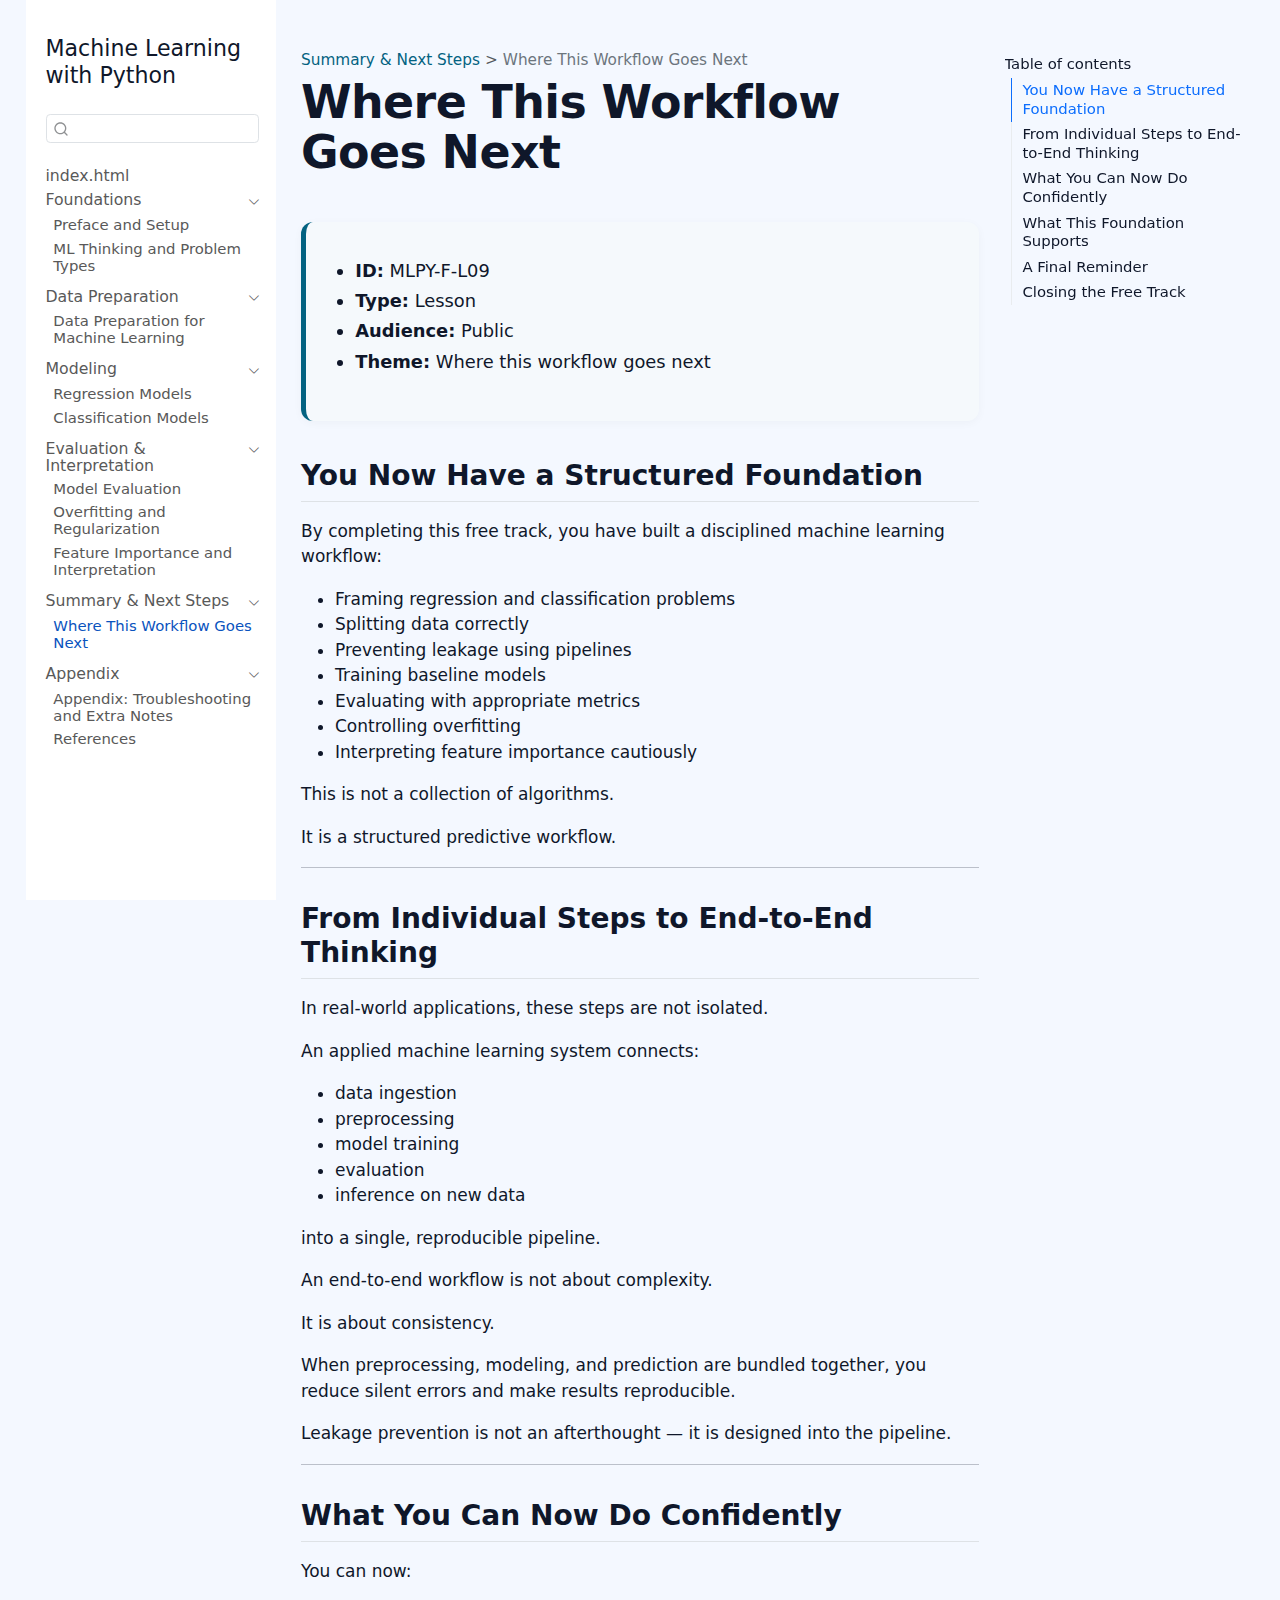
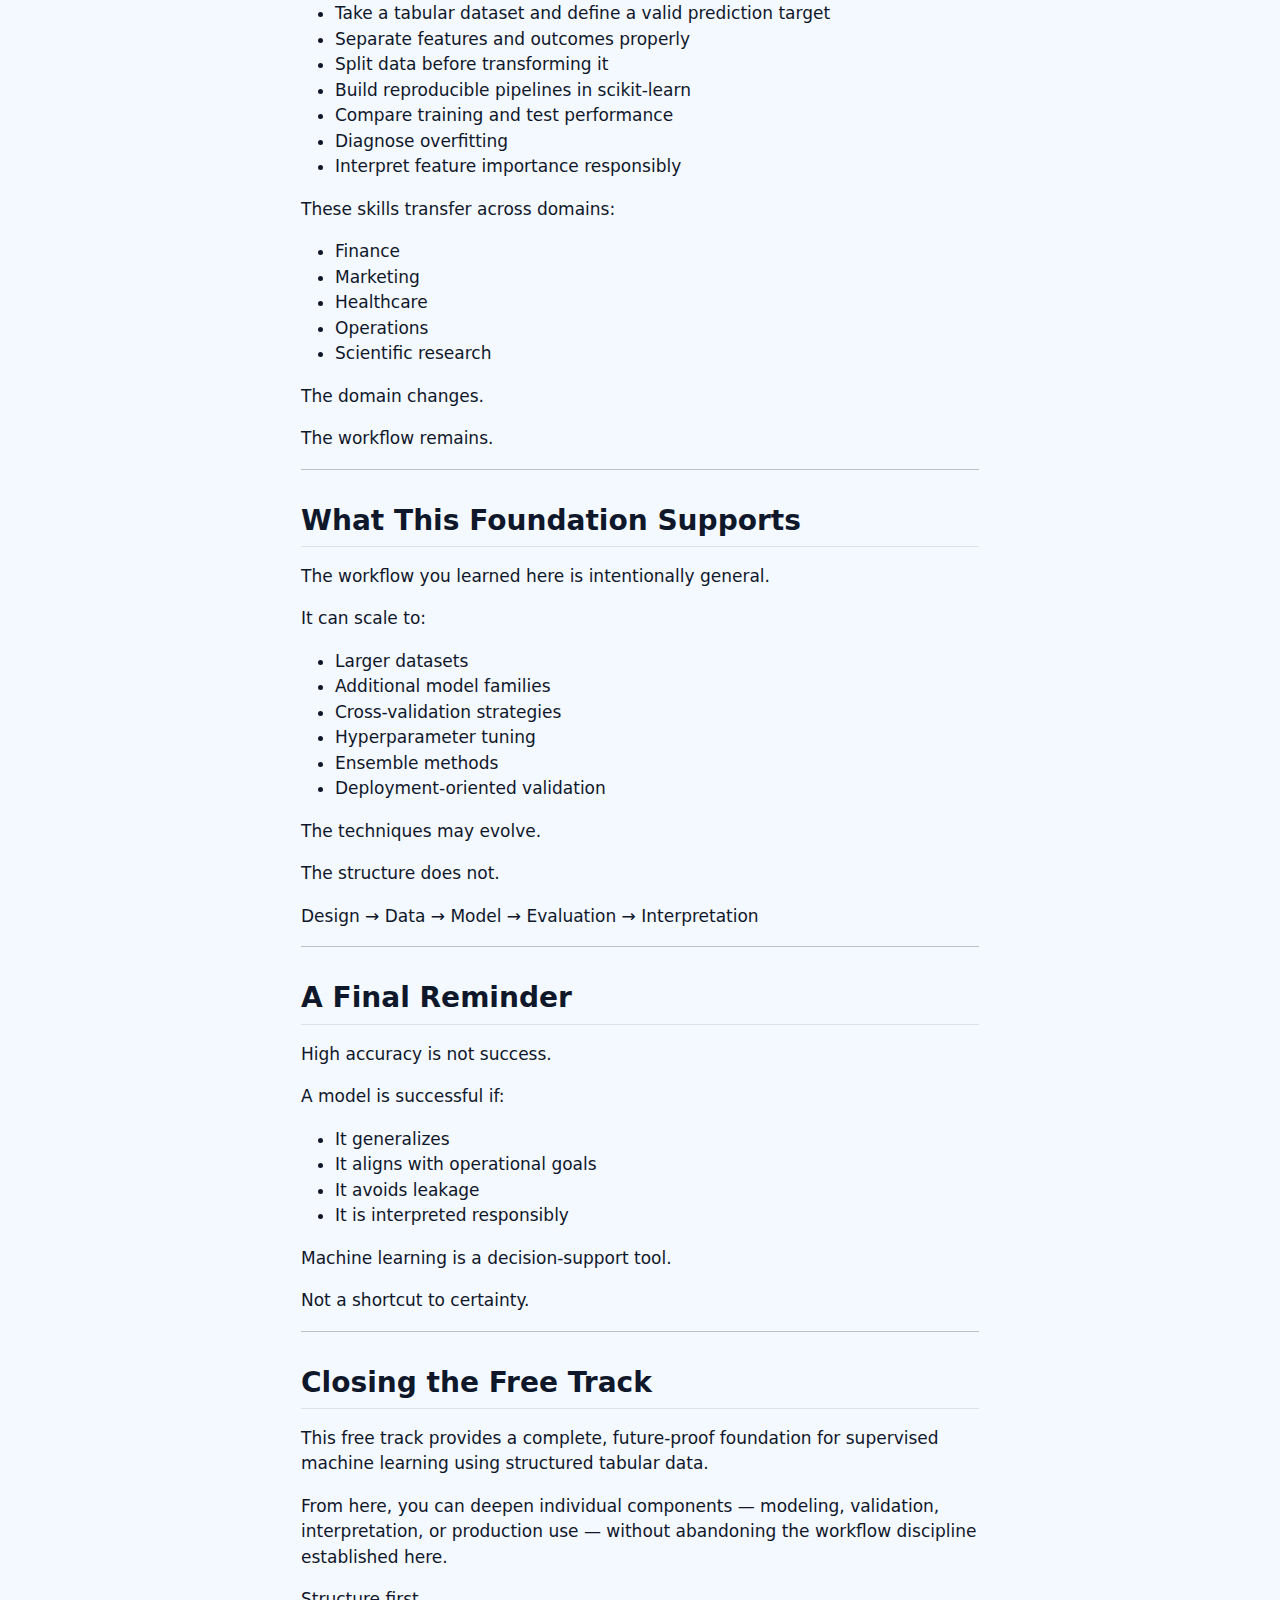
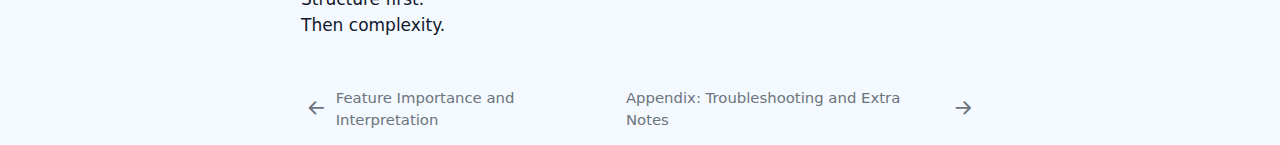
<file: 09-next-steps.html>
<!DOCTYPE html>
<html xmlns="http://www.w3.org/1999/xhtml" lang="en" xml:lang="en"><head>

<meta charset="utf-8">
<meta name="generator" content="quarto-1.7.32">

<meta name="viewport" content="width=device-width, initial-scale=1.0, user-scalable=yes">


<title>Where This Workflow Goes Next – Machine Learning with Python</title>
<style>
code{white-space: pre-wrap;}
span.smallcaps{font-variant: small-caps;}
div.columns{display: flex; gap: min(4vw, 1.5em);}
div.column{flex: auto; overflow-x: auto;}
div.hanging-indent{margin-left: 1.5em; text-indent: -1.5em;}
ul.task-list{list-style: none;}
ul.task-list li input[type="checkbox"] {
  width: 0.8em;
  margin: 0 0.8em 0.2em -1em; /* quarto-specific, see https://github.com/quarto-dev/quarto-cli/issues/4556 */ 
  vertical-align: middle;
}
</style>


<script src="site_libs/quarto-nav/quarto-nav.js"></script>
<script src="site_libs/quarto-nav/headroom.min.js"></script>
<script src="site_libs/clipboard/clipboard.min.js"></script>
<script src="site_libs/quarto-search/autocomplete.umd.js"></script>
<script src="site_libs/quarto-search/fuse.min.js"></script>
<script src="site_libs/quarto-search/quarto-search.js"></script>
<meta name="quarto:offset" content="./">
<link href="./99-appendix.html" rel="next">
<link href="./08-feature-importance-and-interpretation.html" rel="prev">
<script src="site_libs/quarto-html/quarto.js" type="module"></script>
<script src="site_libs/quarto-html/tabsets/tabsets.js" type="module"></script>
<script src="site_libs/quarto-html/popper.min.js"></script>
<script src="site_libs/quarto-html/tippy.umd.min.js"></script>
<script src="site_libs/quarto-html/anchor.min.js"></script>
<link href="site_libs/quarto-html/tippy.css" rel="stylesheet">
<link href="site_libs/quarto-html/quarto-syntax-highlighting-37eea08aefeeee20ff55810ff984fec1.css" rel="stylesheet" id="quarto-text-highlighting-styles">
<script src="site_libs/bootstrap/bootstrap.min.js"></script>
<link href="site_libs/bootstrap/bootstrap-icons.css" rel="stylesheet">
<link href="site_libs/bootstrap/bootstrap-e2851886d12d134ff83effd9cfa02285.min.css" rel="stylesheet" append-hash="true" id="quarto-bootstrap" data-mode="light">
<script id="quarto-search-options" type="application/json">{
  "location": "sidebar",
  "copy-button": false,
  "collapse-after": 3,
  "panel-placement": "start",
  "type": "textbox",
  "limit": 50,
  "keyboard-shortcut": [
    "f",
    "/",
    "s"
  ],
  "show-item-context": false,
  "language": {
    "search-no-results-text": "No results",
    "search-matching-documents-text": "matching documents",
    "search-copy-link-title": "Copy link to search",
    "search-hide-matches-text": "Hide additional matches",
    "search-more-match-text": "more match in this document",
    "search-more-matches-text": "more matches in this document",
    "search-clear-button-title": "Clear",
    "search-text-placeholder": "",
    "search-detached-cancel-button-title": "Cancel",
    "search-submit-button-title": "Submit",
    "search-label": "Search"
  }
}</script>


<link rel="stylesheet" href="assets/css/cdi.css">
</head>

<body class="nav-sidebar floating quarto-light">

<div id="quarto-search-results"></div>
  <header id="quarto-header" class="headroom fixed-top">
  <nav class="quarto-secondary-nav">
    <div class="container-fluid d-flex">
      <button type="button" class="quarto-btn-toggle btn" data-bs-toggle="collapse" role="button" data-bs-target=".quarto-sidebar-collapse-item" aria-controls="quarto-sidebar" aria-expanded="false" aria-label="Toggle sidebar navigation" onclick="if (window.quartoToggleHeadroom) { window.quartoToggleHeadroom(); }">
        <i class="bi bi-layout-text-sidebar-reverse"></i>
      </button>
        <nav class="quarto-page-breadcrumbs" aria-label="breadcrumb"><ol class="breadcrumb"><li class="breadcrumb-item"><a href="./09-next-steps.html">Summary &amp; Next Steps</a></li><li class="breadcrumb-item"><a href="./09-next-steps.html"><span class="chapter-title">Where This Workflow Goes Next</span></a></li></ol></nav>
        <a class="flex-grow-1" role="navigation" data-bs-toggle="collapse" data-bs-target=".quarto-sidebar-collapse-item" aria-controls="quarto-sidebar" aria-expanded="false" aria-label="Toggle sidebar navigation" onclick="if (window.quartoToggleHeadroom) { window.quartoToggleHeadroom(); }">      
        </a>
      <button type="button" class="btn quarto-search-button" aria-label="Search" onclick="window.quartoOpenSearch();">
        <i class="bi bi-search"></i>
      </button>
    </div>
  </nav>
</header>
<!-- content -->
<div id="quarto-content" class="quarto-container page-columns page-rows-contents page-layout-article">
<!-- sidebar -->
  <nav id="quarto-sidebar" class="sidebar collapse collapse-horizontal quarto-sidebar-collapse-item sidebar-navigation floating overflow-auto">
    <div class="pt-lg-2 mt-2 text-left sidebar-header">
    <div class="sidebar-title mb-0 py-0">
      <a href="./">Machine Learning with Python</a> 
    </div>
      </div>
        <div class="mt-2 flex-shrink-0 align-items-center">
        <div class="sidebar-search">
        <div id="quarto-search" class="" title="Search"></div>
        </div>
        </div>
    <div class="sidebar-menu-container"> 
    <ul class="list-unstyled mt-1">
        <li class="sidebar-item">
  <div class="sidebar-item-container"> 
  <a href="./index.html" class="sidebar-item-text sidebar-link"><span class="chapter-title">index.html</span></a>
  </div>
</li>
        <li class="sidebar-item sidebar-item-section">
      <div class="sidebar-item-container"> 
            <a class="sidebar-item-text sidebar-link text-start" data-bs-toggle="collapse" data-bs-target="#quarto-sidebar-section-1" role="navigation" aria-expanded="true">
 <span class="menu-text">Foundations</span></a>
          <a class="sidebar-item-toggle text-start" data-bs-toggle="collapse" data-bs-target="#quarto-sidebar-section-1" role="navigation" aria-expanded="true" aria-label="Toggle section">
            <i class="bi bi-chevron-right ms-2"></i>
          </a> 
      </div>
      <ul id="quarto-sidebar-section-1" class="collapse list-unstyled sidebar-section depth1 show">  
          <li class="sidebar-item">
  <div class="sidebar-item-container"> 
  <a href="./01-preface-and-setup.html" class="sidebar-item-text sidebar-link"><span class="chapter-title">Preface and Setup</span></a>
  </div>
</li>
          <li class="sidebar-item">
  <div class="sidebar-item-container"> 
  <a href="./02-ml-thinking-and-problem-types.html" class="sidebar-item-text sidebar-link"><span class="chapter-title">ML Thinking and Problem Types</span></a>
  </div>
</li>
      </ul>
  </li>
        <li class="sidebar-item sidebar-item-section">
      <div class="sidebar-item-container"> 
            <a class="sidebar-item-text sidebar-link text-start" data-bs-toggle="collapse" data-bs-target="#quarto-sidebar-section-2" role="navigation" aria-expanded="true">
 <span class="menu-text">Data Preparation</span></a>
          <a class="sidebar-item-toggle text-start" data-bs-toggle="collapse" data-bs-target="#quarto-sidebar-section-2" role="navigation" aria-expanded="true" aria-label="Toggle section">
            <i class="bi bi-chevron-right ms-2"></i>
          </a> 
      </div>
      <ul id="quarto-sidebar-section-2" class="collapse list-unstyled sidebar-section depth1 show">  
          <li class="sidebar-item">
  <div class="sidebar-item-container"> 
  <a href="./03-data-preparation-for-ml.html" class="sidebar-item-text sidebar-link"><span class="chapter-title">Data Preparation for Machine Learning</span></a>
  </div>
</li>
      </ul>
  </li>
        <li class="sidebar-item sidebar-item-section">
      <div class="sidebar-item-container"> 
            <a class="sidebar-item-text sidebar-link text-start" data-bs-toggle="collapse" data-bs-target="#quarto-sidebar-section-3" role="navigation" aria-expanded="true">
 <span class="menu-text">Modeling</span></a>
          <a class="sidebar-item-toggle text-start" data-bs-toggle="collapse" data-bs-target="#quarto-sidebar-section-3" role="navigation" aria-expanded="true" aria-label="Toggle section">
            <i class="bi bi-chevron-right ms-2"></i>
          </a> 
      </div>
      <ul id="quarto-sidebar-section-3" class="collapse list-unstyled sidebar-section depth1 show">  
          <li class="sidebar-item">
  <div class="sidebar-item-container"> 
  <a href="./04-regression-models.html" class="sidebar-item-text sidebar-link"><span class="chapter-title">Regression Models</span></a>
  </div>
</li>
          <li class="sidebar-item">
  <div class="sidebar-item-container"> 
  <a href="./05-classification-models.html" class="sidebar-item-text sidebar-link"><span class="chapter-title">Classification Models</span></a>
  </div>
</li>
      </ul>
  </li>
        <li class="sidebar-item sidebar-item-section">
      <div class="sidebar-item-container"> 
            <a class="sidebar-item-text sidebar-link text-start" data-bs-toggle="collapse" data-bs-target="#quarto-sidebar-section-4" role="navigation" aria-expanded="true">
 <span class="menu-text">Evaluation &amp; Interpretation</span></a>
          <a class="sidebar-item-toggle text-start" data-bs-toggle="collapse" data-bs-target="#quarto-sidebar-section-4" role="navigation" aria-expanded="true" aria-label="Toggle section">
            <i class="bi bi-chevron-right ms-2"></i>
          </a> 
      </div>
      <ul id="quarto-sidebar-section-4" class="collapse list-unstyled sidebar-section depth1 show">  
          <li class="sidebar-item">
  <div class="sidebar-item-container"> 
  <a href="./06-model-evaluation.html" class="sidebar-item-text sidebar-link"><span class="chapter-title">Model Evaluation</span></a>
  </div>
</li>
          <li class="sidebar-item">
  <div class="sidebar-item-container"> 
  <a href="./07-overfitting-and-regularization.html" class="sidebar-item-text sidebar-link"><span class="chapter-title">Overfitting and Regularization</span></a>
  </div>
</li>
          <li class="sidebar-item">
  <div class="sidebar-item-container"> 
  <a href="./08-feature-importance-and-interpretation.html" class="sidebar-item-text sidebar-link"><span class="chapter-title">Feature Importance and Interpretation</span></a>
  </div>
</li>
      </ul>
  </li>
        <li class="sidebar-item sidebar-item-section">
      <div class="sidebar-item-container"> 
            <a class="sidebar-item-text sidebar-link text-start" data-bs-toggle="collapse" data-bs-target="#quarto-sidebar-section-5" role="navigation" aria-expanded="true">
 <span class="menu-text">Summary &amp; Next Steps</span></a>
          <a class="sidebar-item-toggle text-start" data-bs-toggle="collapse" data-bs-target="#quarto-sidebar-section-5" role="navigation" aria-expanded="true" aria-label="Toggle section">
            <i class="bi bi-chevron-right ms-2"></i>
          </a> 
      </div>
      <ul id="quarto-sidebar-section-5" class="collapse list-unstyled sidebar-section depth1 show">  
          <li class="sidebar-item">
  <div class="sidebar-item-container"> 
  <a href="./09-next-steps.html" class="sidebar-item-text sidebar-link active"><span class="chapter-title">Where This Workflow Goes Next</span></a>
  </div>
</li>
      </ul>
  </li>
        <li class="sidebar-item sidebar-item-section">
      <div class="sidebar-item-container"> 
            <a class="sidebar-item-text sidebar-link text-start" data-bs-toggle="collapse" data-bs-target="#quarto-sidebar-section-6" role="navigation" aria-expanded="true">
 <span class="menu-text">Appendix</span></a>
          <a class="sidebar-item-toggle text-start" data-bs-toggle="collapse" data-bs-target="#quarto-sidebar-section-6" role="navigation" aria-expanded="true" aria-label="Toggle section">
            <i class="bi bi-chevron-right ms-2"></i>
          </a> 
      </div>
      <ul id="quarto-sidebar-section-6" class="collapse list-unstyled sidebar-section depth1 show">  
          <li class="sidebar-item">
  <div class="sidebar-item-container"> 
  <a href="./99-appendix.html" class="sidebar-item-text sidebar-link"><span class="chapter-title">Appendix: Troubleshooting and Extra Notes</span></a>
  </div>
</li>
          <li class="sidebar-item">
  <div class="sidebar-item-container"> 
  <a href="./99-references.html" class="sidebar-item-text sidebar-link"><span class="chapter-title">References</span></a>
  </div>
</li>
      </ul>
  </li>
    </ul>
    </div>
</nav>
<div id="quarto-sidebar-glass" class="quarto-sidebar-collapse-item" data-bs-toggle="collapse" data-bs-target=".quarto-sidebar-collapse-item"></div>
<!-- margin-sidebar -->
    <div id="quarto-margin-sidebar" class="sidebar margin-sidebar">
        <nav id="TOC" role="doc-toc" class="toc-active">
    <h2 id="toc-title">Table of contents</h2>
   
  <ul>
  <li><a href="#you-now-have-a-structured-foundation" id="toc-you-now-have-a-structured-foundation" class="nav-link active" data-scroll-target="#you-now-have-a-structured-foundation">You Now Have a Structured Foundation</a></li>
  <li><a href="#from-individual-steps-to-end-to-end-thinking" id="toc-from-individual-steps-to-end-to-end-thinking" class="nav-link" data-scroll-target="#from-individual-steps-to-end-to-end-thinking">From Individual Steps to End-to-End Thinking</a></li>
  <li><a href="#what-you-can-now-do-confidently" id="toc-what-you-can-now-do-confidently" class="nav-link" data-scroll-target="#what-you-can-now-do-confidently">What You Can Now Do Confidently</a></li>
  <li><a href="#what-this-foundation-supports" id="toc-what-this-foundation-supports" class="nav-link" data-scroll-target="#what-this-foundation-supports">What This Foundation Supports</a></li>
  <li><a href="#a-final-reminder" id="toc-a-final-reminder" class="nav-link" data-scroll-target="#a-final-reminder">A Final Reminder</a></li>
  <li><a href="#closing-the-free-track" id="toc-closing-the-free-track" class="nav-link" data-scroll-target="#closing-the-free-track">Closing the Free Track</a></li>
  </ul>
</nav>
    </div>
<!-- main -->
<main class="content" id="quarto-document-content">

<header id="title-block-header" class="quarto-title-block default"><nav class="quarto-page-breadcrumbs quarto-title-breadcrumbs d-none d-lg-block" aria-label="breadcrumb"><ol class="breadcrumb"><li class="breadcrumb-item"><a href="./09-next-steps.html">Summary &amp; Next Steps</a></li><li class="breadcrumb-item"><a href="./09-next-steps.html"><span class="chapter-title">Where This Workflow Goes Next</span></a></li></ol></nav>
<div class="quarto-title">
<h1 class="title"><span class="chapter-title">Where This Workflow Goes Next</span></h1>
</div>



<div class="quarto-title-meta">

    
  
    
  </div>
  


</header>


<div class="cdi-message">
<ul>
<li><strong>ID:</strong> MLPY-F-L09</li>
<li><strong>Type:</strong> Lesson</li>
<li><strong>Audience:</strong> Public</li>
<li><strong>Theme:</strong> Where this workflow goes next</li>
</ul>
</div>
<section id="you-now-have-a-structured-foundation" class="level2">
<h2 class="anchored" data-anchor-id="you-now-have-a-structured-foundation">You Now Have a Structured Foundation</h2>
<p>By completing this free track, you have built a disciplined machine learning workflow:</p>
<ul>
<li>Framing regression and classification problems<br>
</li>
<li>Splitting data correctly<br>
</li>
<li>Preventing leakage using pipelines<br>
</li>
<li>Training baseline models<br>
</li>
<li>Evaluating with appropriate metrics<br>
</li>
<li>Controlling overfitting<br>
</li>
<li>Interpreting feature importance cautiously</li>
</ul>
<p>This is not a collection of algorithms.</p>
<p>It is a structured predictive workflow.</p>
<hr>
</section>
<section id="from-individual-steps-to-end-to-end-thinking" class="level2">
<h2 class="anchored" data-anchor-id="from-individual-steps-to-end-to-end-thinking">From Individual Steps to End-to-End Thinking</h2>
<p>In real-world applications, these steps are not isolated.</p>
<p>An applied machine learning system connects:</p>
<ul>
<li>data ingestion<br>
</li>
<li>preprocessing<br>
</li>
<li>model training<br>
</li>
<li>evaluation<br>
</li>
<li>inference on new data</li>
</ul>
<p>into a single, reproducible pipeline.</p>
<p>An end-to-end workflow is not about complexity.</p>
<p>It is about consistency.</p>
<p>When preprocessing, modeling, and prediction are bundled together, you reduce silent errors and make results reproducible.</p>
<p>Leakage prevention is not an afterthought — it is designed into the pipeline.</p>
<hr>
</section>
<section id="what-you-can-now-do-confidently" class="level2">
<h2 class="anchored" data-anchor-id="what-you-can-now-do-confidently">What You Can Now Do Confidently</h2>
<p>You can now:</p>
<ul>
<li>Take a tabular dataset and define a valid prediction target<br>
</li>
<li>Separate features and outcomes properly<br>
</li>
<li>Split data before transforming it<br>
</li>
<li>Build reproducible pipelines in scikit-learn<br>
</li>
<li>Compare training and test performance<br>
</li>
<li>Diagnose overfitting<br>
</li>
<li>Interpret feature importance responsibly</li>
</ul>
<p>These skills transfer across domains:</p>
<ul>
<li>Finance<br>
</li>
<li>Marketing<br>
</li>
<li>Healthcare<br>
</li>
<li>Operations<br>
</li>
<li>Scientific research</li>
</ul>
<p>The domain changes.</p>
<p>The workflow remains.</p>
<hr>
</section>
<section id="what-this-foundation-supports" class="level2">
<h2 class="anchored" data-anchor-id="what-this-foundation-supports">What This Foundation Supports</h2>
<p>The workflow you learned here is intentionally general.</p>
<p>It can scale to:</p>
<ul>
<li>Larger datasets<br>
</li>
<li>Additional model families<br>
</li>
<li>Cross-validation strategies<br>
</li>
<li>Hyperparameter tuning<br>
</li>
<li>Ensemble methods<br>
</li>
<li>Deployment-oriented validation</li>
</ul>
<p>The techniques may evolve.</p>
<p>The structure does not.</p>
<p>Design → Data → Model → Evaluation → Interpretation</p>
<hr>
</section>
<section id="a-final-reminder" class="level2">
<h2 class="anchored" data-anchor-id="a-final-reminder">A Final Reminder</h2>
<p>High accuracy is not success.</p>
<p>A model is successful if:</p>
<ul>
<li>It generalizes<br>
</li>
<li>It aligns with operational goals<br>
</li>
<li>It avoids leakage<br>
</li>
<li>It is interpreted responsibly</li>
</ul>
<p>Machine learning is a decision-support tool.</p>
<p>Not a shortcut to certainty.</p>
<hr>
</section>
<section id="closing-the-free-track" class="level2">
<h2 class="anchored" data-anchor-id="closing-the-free-track">Closing the Free Track</h2>
<p>This free track provides a complete, future-proof foundation for supervised machine learning using structured tabular data.</p>
<p>From here, you can deepen individual components — modeling, validation, interpretation, or production use — without abandoning the workflow discipline established here.</p>
<p>Structure first.<br>
Then complexity.</p>


</section>

</main> <!-- /main -->
<script id="quarto-html-after-body" type="application/javascript">
  window.document.addEventListener("DOMContentLoaded", function (event) {
    const icon = "";
    const anchorJS = new window.AnchorJS();
    anchorJS.options = {
      placement: 'right',
      icon: icon
    };
    anchorJS.add('.anchored');
    const isCodeAnnotation = (el) => {
      for (const clz of el.classList) {
        if (clz.startsWith('code-annotation-')) {                     
          return true;
        }
      }
      return false;
    }
    const onCopySuccess = function(e) {
      // button target
      const button = e.trigger;
      // don't keep focus
      button.blur();
      // flash "checked"
      button.classList.add('code-copy-button-checked');
      var currentTitle = button.getAttribute("title");
      button.setAttribute("title", "Copied!");
      let tooltip;
      if (window.bootstrap) {
        button.setAttribute("data-bs-toggle", "tooltip");
        button.setAttribute("data-bs-placement", "left");
        button.setAttribute("data-bs-title", "Copied!");
        tooltip = new bootstrap.Tooltip(button, 
          { trigger: "manual", 
            customClass: "code-copy-button-tooltip",
            offset: [0, -8]});
        tooltip.show();    
      }
      setTimeout(function() {
        if (tooltip) {
          tooltip.hide();
          button.removeAttribute("data-bs-title");
          button.removeAttribute("data-bs-toggle");
          button.removeAttribute("data-bs-placement");
        }
        button.setAttribute("title", currentTitle);
        button.classList.remove('code-copy-button-checked');
      }, 1000);
      // clear code selection
      e.clearSelection();
    }
    const getTextToCopy = function(trigger) {
        const codeEl = trigger.previousElementSibling.cloneNode(true);
        for (const childEl of codeEl.children) {
          if (isCodeAnnotation(childEl)) {
            childEl.remove();
          }
        }
        return codeEl.innerText;
    }
    const clipboard = new window.ClipboardJS('.code-copy-button:not([data-in-quarto-modal])', {
      text: getTextToCopy
    });
    clipboard.on('success', onCopySuccess);
    if (window.document.getElementById('quarto-embedded-source-code-modal')) {
      const clipboardModal = new window.ClipboardJS('.code-copy-button[data-in-quarto-modal]', {
        text: getTextToCopy,
        container: window.document.getElementById('quarto-embedded-source-code-modal')
      });
      clipboardModal.on('success', onCopySuccess);
    }
      var localhostRegex = new RegExp(/^(?:http|https):\/\/localhost\:?[0-9]*\//);
      var mailtoRegex = new RegExp(/^mailto:/);
        var filterRegex = new RegExp('/' + window.location.host + '/');
      var isInternal = (href) => {
          return filterRegex.test(href) || localhostRegex.test(href) || mailtoRegex.test(href);
      }
      // Inspect non-navigation links and adorn them if external
     var links = window.document.querySelectorAll('a[href]:not(.nav-link):not(.navbar-brand):not(.toc-action):not(.sidebar-link):not(.sidebar-item-toggle):not(.pagination-link):not(.no-external):not([aria-hidden]):not(.dropdown-item):not(.quarto-navigation-tool):not(.about-link)');
      for (var i=0; i<links.length; i++) {
        const link = links[i];
        if (!isInternal(link.href)) {
          // undo the damage that might have been done by quarto-nav.js in the case of
          // links that we want to consider external
          if (link.dataset.originalHref !== undefined) {
            link.href = link.dataset.originalHref;
          }
        }
      }
    function tippyHover(el, contentFn, onTriggerFn, onUntriggerFn) {
      const config = {
        allowHTML: true,
        maxWidth: 500,
        delay: 100,
        arrow: false,
        appendTo: function(el) {
            return el.parentElement;
        },
        interactive: true,
        interactiveBorder: 10,
        theme: 'quarto',
        placement: 'bottom-start',
      };
      if (contentFn) {
        config.content = contentFn;
      }
      if (onTriggerFn) {
        config.onTrigger = onTriggerFn;
      }
      if (onUntriggerFn) {
        config.onUntrigger = onUntriggerFn;
      }
      window.tippy(el, config); 
    }
    const noterefs = window.document.querySelectorAll('a[role="doc-noteref"]');
    for (var i=0; i<noterefs.length; i++) {
      const ref = noterefs[i];
      tippyHover(ref, function() {
        // use id or data attribute instead here
        let href = ref.getAttribute('data-footnote-href') || ref.getAttribute('href');
        try { href = new URL(href).hash; } catch {}
        const id = href.replace(/^#\/?/, "");
        const note = window.document.getElementById(id);
        if (note) {
          return note.innerHTML;
        } else {
          return "";
        }
      });
    }
    const xrefs = window.document.querySelectorAll('a.quarto-xref');
    const processXRef = (id, note) => {
      // Strip column container classes
      const stripColumnClz = (el) => {
        el.classList.remove("page-full", "page-columns");
        if (el.children) {
          for (const child of el.children) {
            stripColumnClz(child);
          }
        }
      }
      stripColumnClz(note)
      if (id === null || id.startsWith('sec-')) {
        // Special case sections, only their first couple elements
        const container = document.createElement("div");
        if (note.children && note.children.length > 2) {
          container.appendChild(note.children[0].cloneNode(true));
          for (let i = 1; i < note.children.length; i++) {
            const child = note.children[i];
            if (child.tagName === "P" && child.innerText === "") {
              continue;
            } else {
              container.appendChild(child.cloneNode(true));
              break;
            }
          }
          if (window.Quarto?.typesetMath) {
            window.Quarto.typesetMath(container);
          }
          return container.innerHTML
        } else {
          if (window.Quarto?.typesetMath) {
            window.Quarto.typesetMath(note);
          }
          return note.innerHTML;
        }
      } else {
        // Remove any anchor links if they are present
        const anchorLink = note.querySelector('a.anchorjs-link');
        if (anchorLink) {
          anchorLink.remove();
        }
        if (window.Quarto?.typesetMath) {
          window.Quarto.typesetMath(note);
        }
        if (note.classList.contains("callout")) {
          return note.outerHTML;
        } else {
          return note.innerHTML;
        }
      }
    }
    for (var i=0; i<xrefs.length; i++) {
      const xref = xrefs[i];
      tippyHover(xref, undefined, function(instance) {
        instance.disable();
        let url = xref.getAttribute('href');
        let hash = undefined; 
        if (url.startsWith('#')) {
          hash = url;
        } else {
          try { hash = new URL(url).hash; } catch {}
        }
        if (hash) {
          const id = hash.replace(/^#\/?/, "");
          const note = window.document.getElementById(id);
          if (note !== null) {
            try {
              const html = processXRef(id, note.cloneNode(true));
              instance.setContent(html);
            } finally {
              instance.enable();
              instance.show();
            }
          } else {
            // See if we can fetch this
            fetch(url.split('#')[0])
            .then(res => res.text())
            .then(html => {
              const parser = new DOMParser();
              const htmlDoc = parser.parseFromString(html, "text/html");
              const note = htmlDoc.getElementById(id);
              if (note !== null) {
                const html = processXRef(id, note);
                instance.setContent(html);
              } 
            }).finally(() => {
              instance.enable();
              instance.show();
            });
          }
        } else {
          // See if we can fetch a full url (with no hash to target)
          // This is a special case and we should probably do some content thinning / targeting
          fetch(url)
          .then(res => res.text())
          .then(html => {
            const parser = new DOMParser();
            const htmlDoc = parser.parseFromString(html, "text/html");
            const note = htmlDoc.querySelector('main.content');
            if (note !== null) {
              // This should only happen for chapter cross references
              // (since there is no id in the URL)
              // remove the first header
              if (note.children.length > 0 && note.children[0].tagName === "HEADER") {
                note.children[0].remove();
              }
              const html = processXRef(null, note);
              instance.setContent(html);
            } 
          }).finally(() => {
            instance.enable();
            instance.show();
          });
        }
      }, function(instance) {
      });
    }
        let selectedAnnoteEl;
        const selectorForAnnotation = ( cell, annotation) => {
          let cellAttr = 'data-code-cell="' + cell + '"';
          let lineAttr = 'data-code-annotation="' +  annotation + '"';
          const selector = 'span[' + cellAttr + '][' + lineAttr + ']';
          return selector;
        }
        const selectCodeLines = (annoteEl) => {
          const doc = window.document;
          const targetCell = annoteEl.getAttribute("data-target-cell");
          const targetAnnotation = annoteEl.getAttribute("data-target-annotation");
          const annoteSpan = window.document.querySelector(selectorForAnnotation(targetCell, targetAnnotation));
          const lines = annoteSpan.getAttribute("data-code-lines").split(",");
          const lineIds = lines.map((line) => {
            return targetCell + "-" + line;
          })
          let top = null;
          let height = null;
          let parent = null;
          if (lineIds.length > 0) {
              //compute the position of the single el (top and bottom and make a div)
              const el = window.document.getElementById(lineIds[0]);
              top = el.offsetTop;
              height = el.offsetHeight;
              parent = el.parentElement.parentElement;
            if (lineIds.length > 1) {
              const lastEl = window.document.getElementById(lineIds[lineIds.length - 1]);
              const bottom = lastEl.offsetTop + lastEl.offsetHeight;
              height = bottom - top;
            }
            if (top !== null && height !== null && parent !== null) {
              // cook up a div (if necessary) and position it 
              let div = window.document.getElementById("code-annotation-line-highlight");
              if (div === null) {
                div = window.document.createElement("div");
                div.setAttribute("id", "code-annotation-line-highlight");
                div.style.position = 'absolute';
                parent.appendChild(div);
              }
              div.style.top = top - 2 + "px";
              div.style.height = height + 4 + "px";
              div.style.left = 0;
              let gutterDiv = window.document.getElementById("code-annotation-line-highlight-gutter");
              if (gutterDiv === null) {
                gutterDiv = window.document.createElement("div");
                gutterDiv.setAttribute("id", "code-annotation-line-highlight-gutter");
                gutterDiv.style.position = 'absolute';
                const codeCell = window.document.getElementById(targetCell);
                const gutter = codeCell.querySelector('.code-annotation-gutter');
                gutter.appendChild(gutterDiv);
              }
              gutterDiv.style.top = top - 2 + "px";
              gutterDiv.style.height = height + 4 + "px";
            }
            selectedAnnoteEl = annoteEl;
          }
        };
        const unselectCodeLines = () => {
          const elementsIds = ["code-annotation-line-highlight", "code-annotation-line-highlight-gutter"];
          elementsIds.forEach((elId) => {
            const div = window.document.getElementById(elId);
            if (div) {
              div.remove();
            }
          });
          selectedAnnoteEl = undefined;
        };
          // Handle positioning of the toggle
      window.addEventListener(
        "resize",
        throttle(() => {
          elRect = undefined;
          if (selectedAnnoteEl) {
            selectCodeLines(selectedAnnoteEl);
          }
        }, 10)
      );
      function throttle(fn, ms) {
      let throttle = false;
      let timer;
        return (...args) => {
          if(!throttle) { // first call gets through
              fn.apply(this, args);
              throttle = true;
          } else { // all the others get throttled
              if(timer) clearTimeout(timer); // cancel #2
              timer = setTimeout(() => {
                fn.apply(this, args);
                timer = throttle = false;
              }, ms);
          }
        };
      }
        // Attach click handler to the DT
        const annoteDls = window.document.querySelectorAll('dt[data-target-cell]');
        for (const annoteDlNode of annoteDls) {
          annoteDlNode.addEventListener('click', (event) => {
            const clickedEl = event.target;
            if (clickedEl !== selectedAnnoteEl) {
              unselectCodeLines();
              const activeEl = window.document.querySelector('dt[data-target-cell].code-annotation-active');
              if (activeEl) {
                activeEl.classList.remove('code-annotation-active');
              }
              selectCodeLines(clickedEl);
              clickedEl.classList.add('code-annotation-active');
            } else {
              // Unselect the line
              unselectCodeLines();
              clickedEl.classList.remove('code-annotation-active');
            }
          });
        }
    const findCites = (el) => {
      const parentEl = el.parentElement;
      if (parentEl) {
        const cites = parentEl.dataset.cites;
        if (cites) {
          return {
            el,
            cites: cites.split(' ')
          };
        } else {
          return findCites(el.parentElement)
        }
      } else {
        return undefined;
      }
    };
    var bibliorefs = window.document.querySelectorAll('a[role="doc-biblioref"]');
    for (var i=0; i<bibliorefs.length; i++) {
      const ref = bibliorefs[i];
      const citeInfo = findCites(ref);
      if (citeInfo) {
        tippyHover(citeInfo.el, function() {
          var popup = window.document.createElement('div');
          citeInfo.cites.forEach(function(cite) {
            var citeDiv = window.document.createElement('div');
            citeDiv.classList.add('hanging-indent');
            citeDiv.classList.add('csl-entry');
            var biblioDiv = window.document.getElementById('ref-' + cite);
            if (biblioDiv) {
              citeDiv.innerHTML = biblioDiv.innerHTML;
            }
            popup.appendChild(citeDiv);
          });
          return popup.innerHTML;
        });
      }
    }
  });
  </script>
<nav class="page-navigation">
  <div class="nav-page nav-page-previous">
      <a href="./08-feature-importance-and-interpretation.html" class="pagination-link" aria-label="Feature Importance and Interpretation">
        <i class="bi bi-arrow-left-short"></i> <span class="nav-page-text"><span class="chapter-title">Feature Importance and Interpretation</span></span>
      </a>          
  </div>
  <div class="nav-page nav-page-next">
      <a href="./99-appendix.html" class="pagination-link" aria-label="Appendix: Troubleshooting and Extra Notes">
        <span class="nav-page-text"><span class="chapter-title">Appendix: Troubleshooting and Extra Notes</span></span> <i class="bi bi-arrow-right-short"></i>
      </a>
  </div>
</nav>
</div> <!-- /content -->




</body></html>
</file>
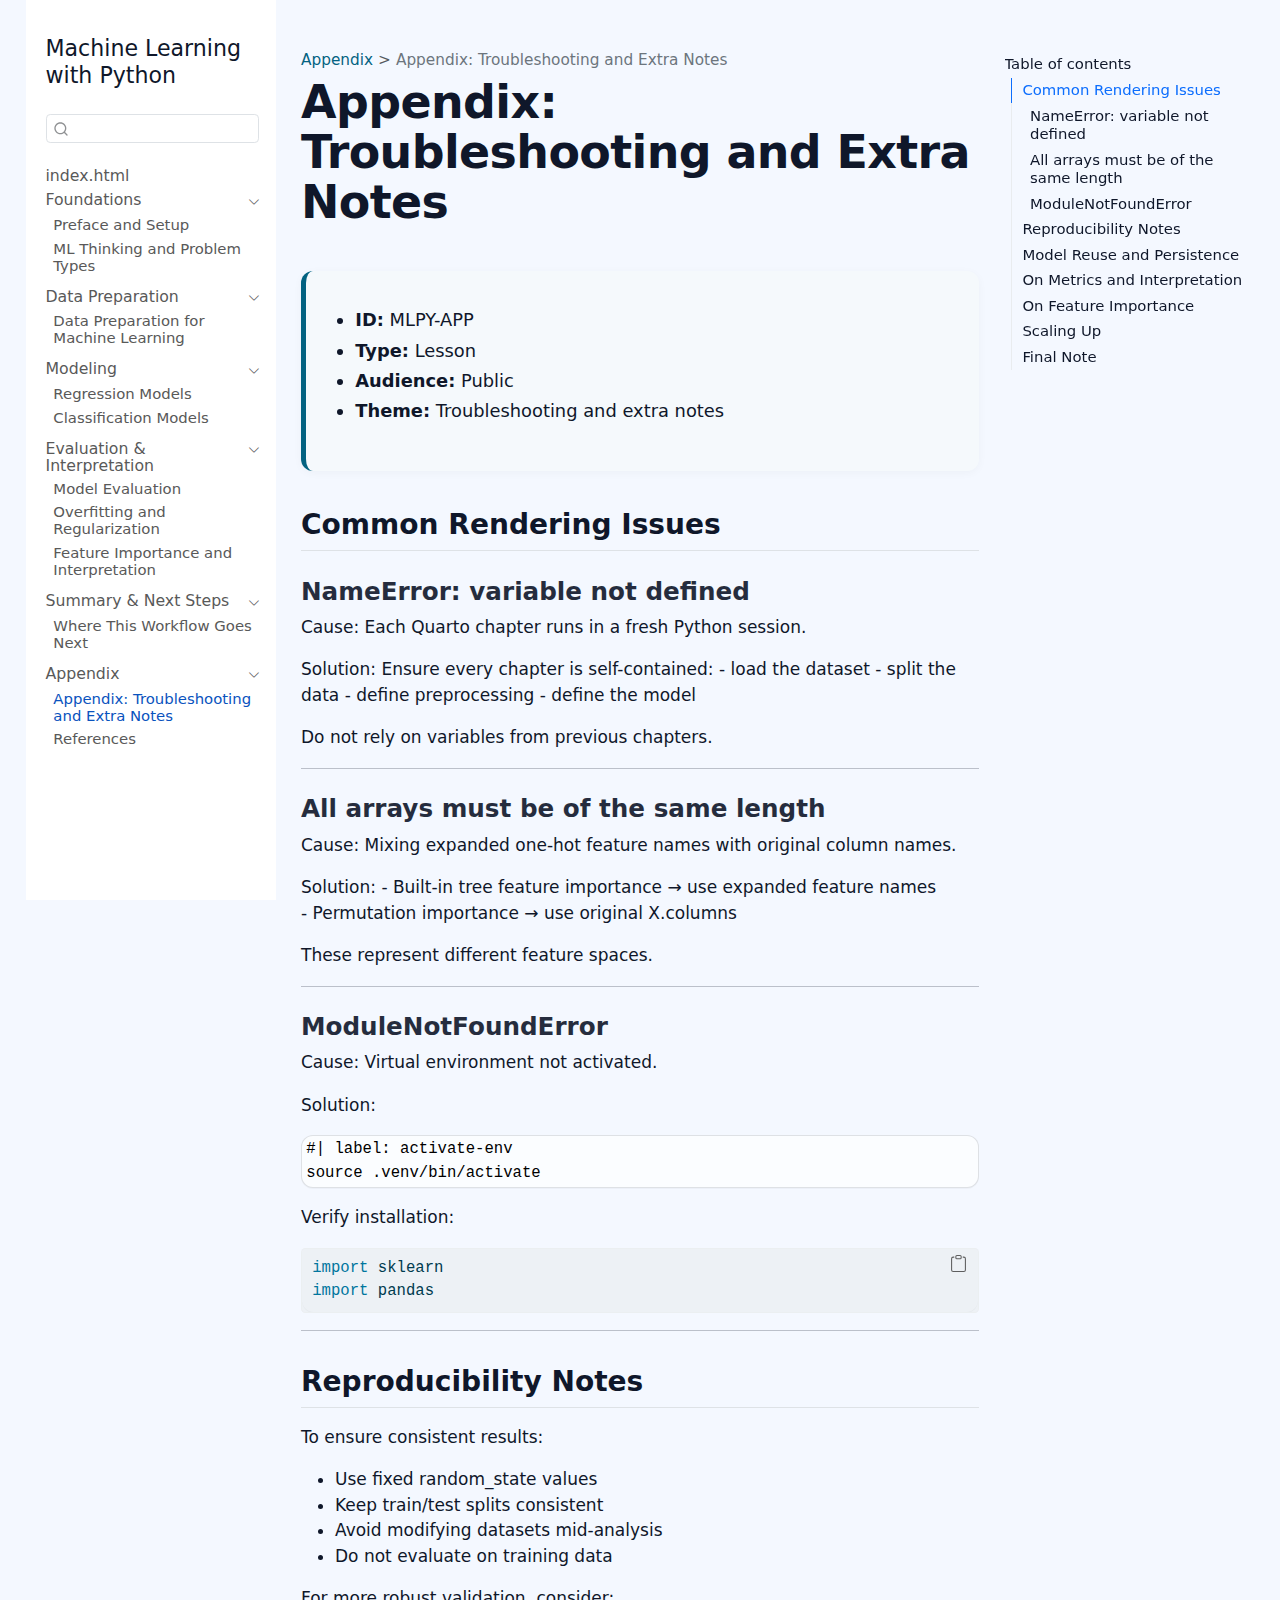
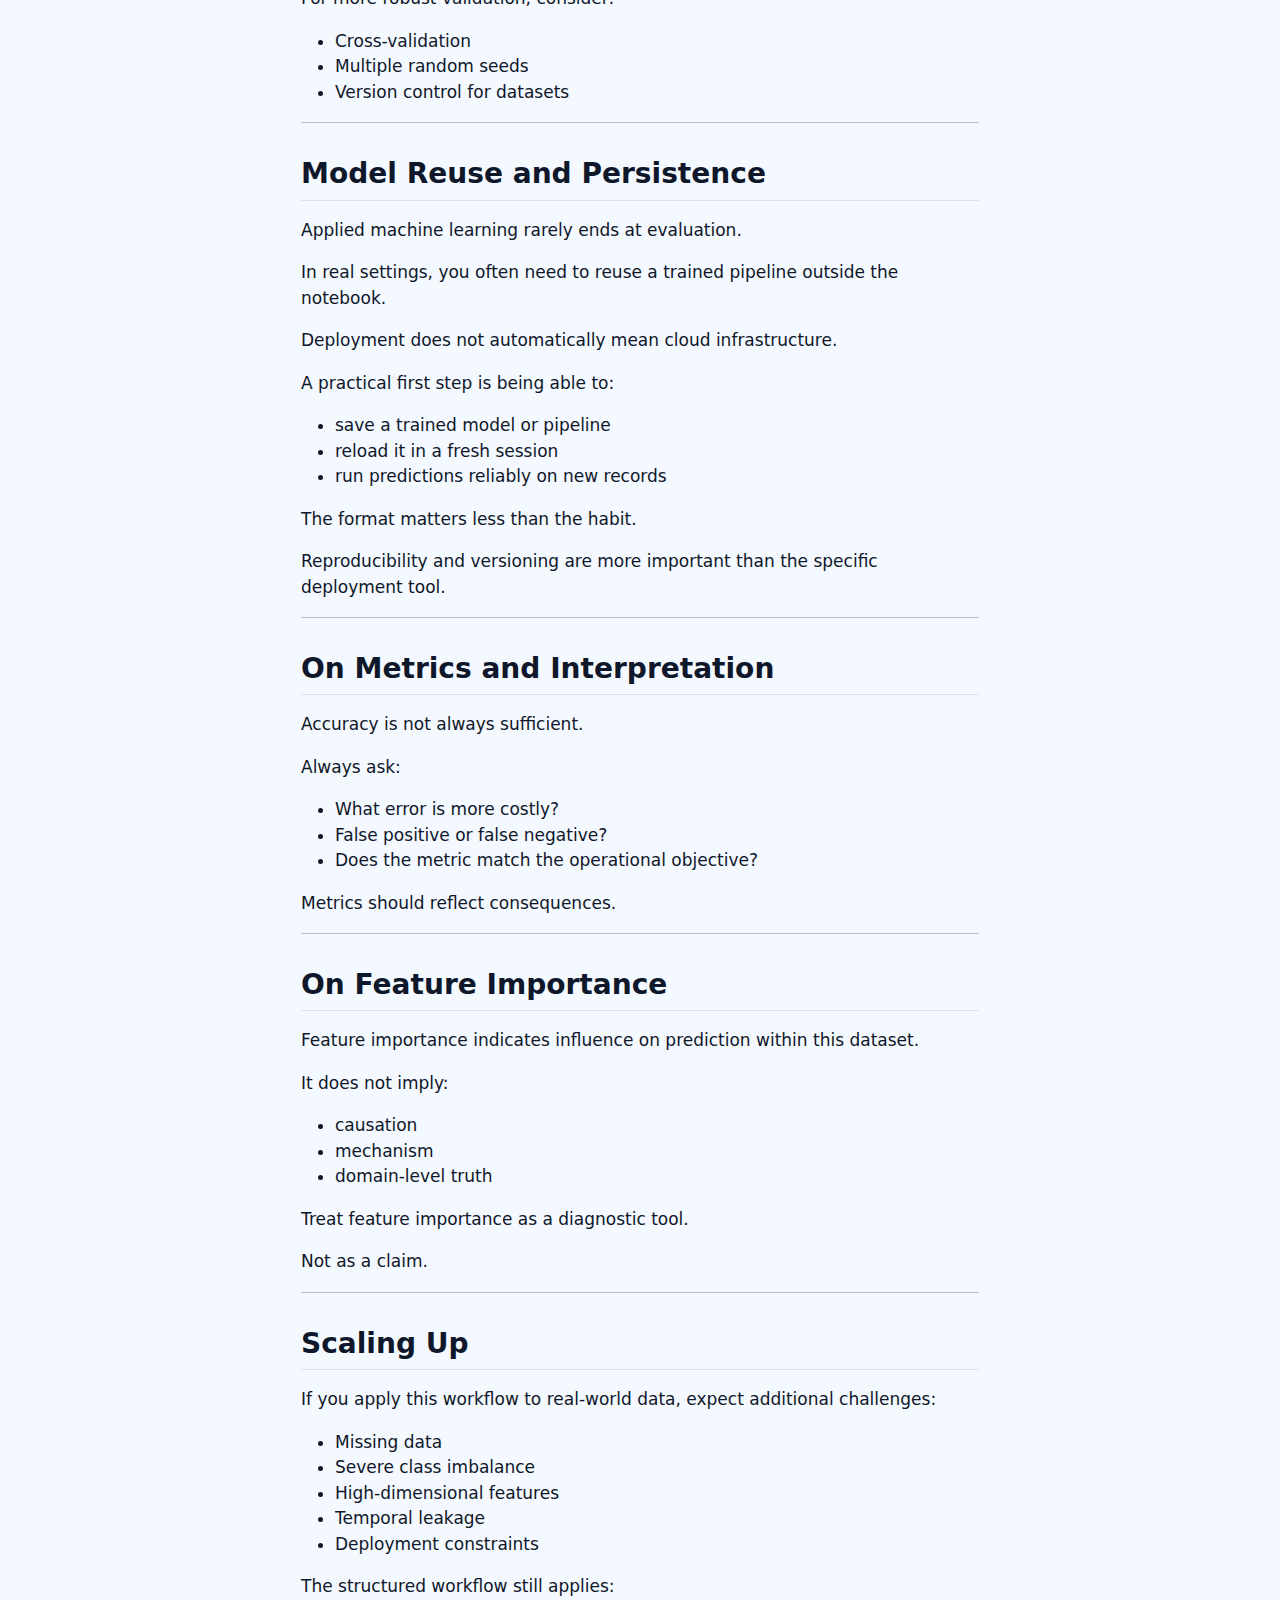
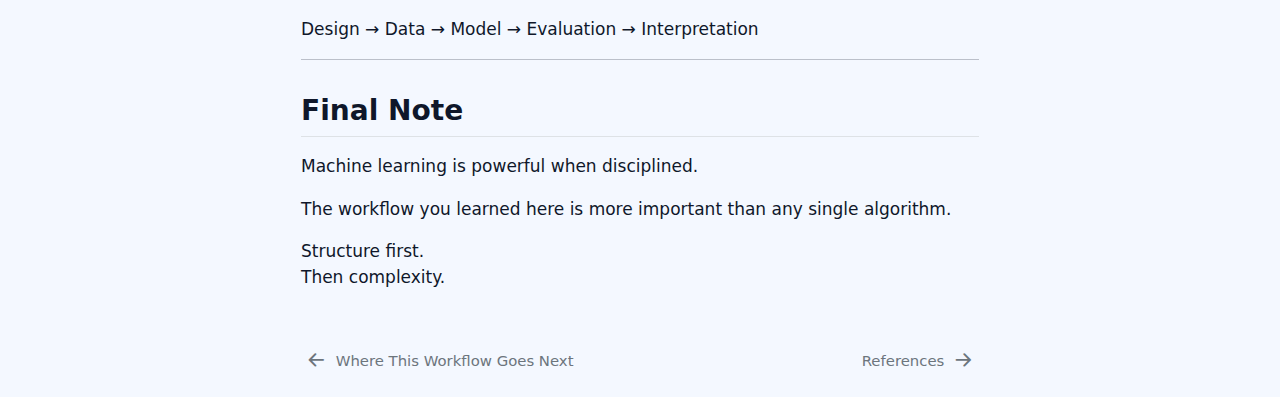
<file: 99-appendix.html>
<!DOCTYPE html>
<html xmlns="http://www.w3.org/1999/xhtml" lang="en" xml:lang="en"><head>

<meta charset="utf-8">
<meta name="generator" content="quarto-1.7.32">

<meta name="viewport" content="width=device-width, initial-scale=1.0, user-scalable=yes">


<title>Appendix: Troubleshooting and Extra Notes – Machine Learning with Python</title>
<style>
code{white-space: pre-wrap;}
span.smallcaps{font-variant: small-caps;}
div.columns{display: flex; gap: min(4vw, 1.5em);}
div.column{flex: auto; overflow-x: auto;}
div.hanging-indent{margin-left: 1.5em; text-indent: -1.5em;}
ul.task-list{list-style: none;}
ul.task-list li input[type="checkbox"] {
  width: 0.8em;
  margin: 0 0.8em 0.2em -1em; /* quarto-specific, see https://github.com/quarto-dev/quarto-cli/issues/4556 */ 
  vertical-align: middle;
}
/* CSS for syntax highlighting */
html { -webkit-text-size-adjust: 100%; }
pre > code.sourceCode { white-space: pre; position: relative; }
pre > code.sourceCode > span { display: inline-block; line-height: 1.25; }
pre > code.sourceCode > span:empty { height: 1.2em; }
.sourceCode { overflow: visible; }
code.sourceCode > span { color: inherit; text-decoration: inherit; }
div.sourceCode { margin: 1em 0; }
pre.sourceCode { margin: 0; }
@media screen {
div.sourceCode { overflow: auto; }
}
@media print {
pre > code.sourceCode { white-space: pre-wrap; }
pre > code.sourceCode > span { text-indent: -5em; padding-left: 5em; }
}
pre.numberSource code
  { counter-reset: source-line 0; }
pre.numberSource code > span
  { position: relative; left: -4em; counter-increment: source-line; }
pre.numberSource code > span > a:first-child::before
  { content: counter(source-line);
    position: relative; left: -1em; text-align: right; vertical-align: baseline;
    border: none; display: inline-block;
    -webkit-touch-callout: none; -webkit-user-select: none;
    -khtml-user-select: none; -moz-user-select: none;
    -ms-user-select: none; user-select: none;
    padding: 0 4px; width: 4em;
  }
pre.numberSource { margin-left: 3em;  padding-left: 4px; }
div.sourceCode
  {   }
@media screen {
pre > code.sourceCode > span > a:first-child::before { text-decoration: underline; }
}
</style>


<script src="site_libs/quarto-nav/quarto-nav.js"></script>
<script src="site_libs/quarto-nav/headroom.min.js"></script>
<script src="site_libs/clipboard/clipboard.min.js"></script>
<script src="site_libs/quarto-search/autocomplete.umd.js"></script>
<script src="site_libs/quarto-search/fuse.min.js"></script>
<script src="site_libs/quarto-search/quarto-search.js"></script>
<meta name="quarto:offset" content="./">
<link href="./99-references.html" rel="next">
<link href="./09-next-steps.html" rel="prev">
<script src="site_libs/quarto-html/quarto.js" type="module"></script>
<script src="site_libs/quarto-html/tabsets/tabsets.js" type="module"></script>
<script src="site_libs/quarto-html/popper.min.js"></script>
<script src="site_libs/quarto-html/tippy.umd.min.js"></script>
<script src="site_libs/quarto-html/anchor.min.js"></script>
<link href="site_libs/quarto-html/tippy.css" rel="stylesheet">
<link href="site_libs/quarto-html/quarto-syntax-highlighting-37eea08aefeeee20ff55810ff984fec1.css" rel="stylesheet" id="quarto-text-highlighting-styles">
<script src="site_libs/bootstrap/bootstrap.min.js"></script>
<link href="site_libs/bootstrap/bootstrap-icons.css" rel="stylesheet">
<link href="site_libs/bootstrap/bootstrap-e2851886d12d134ff83effd9cfa02285.min.css" rel="stylesheet" append-hash="true" id="quarto-bootstrap" data-mode="light">
<script id="quarto-search-options" type="application/json">{
  "location": "sidebar",
  "copy-button": false,
  "collapse-after": 3,
  "panel-placement": "start",
  "type": "textbox",
  "limit": 50,
  "keyboard-shortcut": [
    "f",
    "/",
    "s"
  ],
  "show-item-context": false,
  "language": {
    "search-no-results-text": "No results",
    "search-matching-documents-text": "matching documents",
    "search-copy-link-title": "Copy link to search",
    "search-hide-matches-text": "Hide additional matches",
    "search-more-match-text": "more match in this document",
    "search-more-matches-text": "more matches in this document",
    "search-clear-button-title": "Clear",
    "search-text-placeholder": "",
    "search-detached-cancel-button-title": "Cancel",
    "search-submit-button-title": "Submit",
    "search-label": "Search"
  }
}</script>


<link rel="stylesheet" href="assets/css/cdi.css">
</head>

<body class="nav-sidebar floating quarto-light">

<div id="quarto-search-results"></div>
  <header id="quarto-header" class="headroom fixed-top">
  <nav class="quarto-secondary-nav">
    <div class="container-fluid d-flex">
      <button type="button" class="quarto-btn-toggle btn" data-bs-toggle="collapse" role="button" data-bs-target=".quarto-sidebar-collapse-item" aria-controls="quarto-sidebar" aria-expanded="false" aria-label="Toggle sidebar navigation" onclick="if (window.quartoToggleHeadroom) { window.quartoToggleHeadroom(); }">
        <i class="bi bi-layout-text-sidebar-reverse"></i>
      </button>
        <nav class="quarto-page-breadcrumbs" aria-label="breadcrumb"><ol class="breadcrumb"><li class="breadcrumb-item"><a href="./99-appendix.html">Appendix</a></li><li class="breadcrumb-item"><a href="./99-appendix.html"><span class="chapter-title">Appendix: Troubleshooting and Extra Notes</span></a></li></ol></nav>
        <a class="flex-grow-1" role="navigation" data-bs-toggle="collapse" data-bs-target=".quarto-sidebar-collapse-item" aria-controls="quarto-sidebar" aria-expanded="false" aria-label="Toggle sidebar navigation" onclick="if (window.quartoToggleHeadroom) { window.quartoToggleHeadroom(); }">      
        </a>
      <button type="button" class="btn quarto-search-button" aria-label="Search" onclick="window.quartoOpenSearch();">
        <i class="bi bi-search"></i>
      </button>
    </div>
  </nav>
</header>
<!-- content -->
<div id="quarto-content" class="quarto-container page-columns page-rows-contents page-layout-article">
<!-- sidebar -->
  <nav id="quarto-sidebar" class="sidebar collapse collapse-horizontal quarto-sidebar-collapse-item sidebar-navigation floating overflow-auto">
    <div class="pt-lg-2 mt-2 text-left sidebar-header">
    <div class="sidebar-title mb-0 py-0">
      <a href="./">Machine Learning with Python</a> 
    </div>
      </div>
        <div class="mt-2 flex-shrink-0 align-items-center">
        <div class="sidebar-search">
        <div id="quarto-search" class="" title="Search"></div>
        </div>
        </div>
    <div class="sidebar-menu-container"> 
    <ul class="list-unstyled mt-1">
        <li class="sidebar-item">
  <div class="sidebar-item-container"> 
  <a href="./index.html" class="sidebar-item-text sidebar-link"><span class="chapter-title">index.html</span></a>
  </div>
</li>
        <li class="sidebar-item sidebar-item-section">
      <div class="sidebar-item-container"> 
            <a class="sidebar-item-text sidebar-link text-start" data-bs-toggle="collapse" data-bs-target="#quarto-sidebar-section-1" role="navigation" aria-expanded="true">
 <span class="menu-text">Foundations</span></a>
          <a class="sidebar-item-toggle text-start" data-bs-toggle="collapse" data-bs-target="#quarto-sidebar-section-1" role="navigation" aria-expanded="true" aria-label="Toggle section">
            <i class="bi bi-chevron-right ms-2"></i>
          </a> 
      </div>
      <ul id="quarto-sidebar-section-1" class="collapse list-unstyled sidebar-section depth1 show">  
          <li class="sidebar-item">
  <div class="sidebar-item-container"> 
  <a href="./01-preface-and-setup.html" class="sidebar-item-text sidebar-link"><span class="chapter-title">Preface and Setup</span></a>
  </div>
</li>
          <li class="sidebar-item">
  <div class="sidebar-item-container"> 
  <a href="./02-ml-thinking-and-problem-types.html" class="sidebar-item-text sidebar-link"><span class="chapter-title">ML Thinking and Problem Types</span></a>
  </div>
</li>
      </ul>
  </li>
        <li class="sidebar-item sidebar-item-section">
      <div class="sidebar-item-container"> 
            <a class="sidebar-item-text sidebar-link text-start" data-bs-toggle="collapse" data-bs-target="#quarto-sidebar-section-2" role="navigation" aria-expanded="true">
 <span class="menu-text">Data Preparation</span></a>
          <a class="sidebar-item-toggle text-start" data-bs-toggle="collapse" data-bs-target="#quarto-sidebar-section-2" role="navigation" aria-expanded="true" aria-label="Toggle section">
            <i class="bi bi-chevron-right ms-2"></i>
          </a> 
      </div>
      <ul id="quarto-sidebar-section-2" class="collapse list-unstyled sidebar-section depth1 show">  
          <li class="sidebar-item">
  <div class="sidebar-item-container"> 
  <a href="./03-data-preparation-for-ml.html" class="sidebar-item-text sidebar-link"><span class="chapter-title">Data Preparation for Machine Learning</span></a>
  </div>
</li>
      </ul>
  </li>
        <li class="sidebar-item sidebar-item-section">
      <div class="sidebar-item-container"> 
            <a class="sidebar-item-text sidebar-link text-start" data-bs-toggle="collapse" data-bs-target="#quarto-sidebar-section-3" role="navigation" aria-expanded="true">
 <span class="menu-text">Modeling</span></a>
          <a class="sidebar-item-toggle text-start" data-bs-toggle="collapse" data-bs-target="#quarto-sidebar-section-3" role="navigation" aria-expanded="true" aria-label="Toggle section">
            <i class="bi bi-chevron-right ms-2"></i>
          </a> 
      </div>
      <ul id="quarto-sidebar-section-3" class="collapse list-unstyled sidebar-section depth1 show">  
          <li class="sidebar-item">
  <div class="sidebar-item-container"> 
  <a href="./04-regression-models.html" class="sidebar-item-text sidebar-link"><span class="chapter-title">Regression Models</span></a>
  </div>
</li>
          <li class="sidebar-item">
  <div class="sidebar-item-container"> 
  <a href="./05-classification-models.html" class="sidebar-item-text sidebar-link"><span class="chapter-title">Classification Models</span></a>
  </div>
</li>
      </ul>
  </li>
        <li class="sidebar-item sidebar-item-section">
      <div class="sidebar-item-container"> 
            <a class="sidebar-item-text sidebar-link text-start" data-bs-toggle="collapse" data-bs-target="#quarto-sidebar-section-4" role="navigation" aria-expanded="true">
 <span class="menu-text">Evaluation &amp; Interpretation</span></a>
          <a class="sidebar-item-toggle text-start" data-bs-toggle="collapse" data-bs-target="#quarto-sidebar-section-4" role="navigation" aria-expanded="true" aria-label="Toggle section">
            <i class="bi bi-chevron-right ms-2"></i>
          </a> 
      </div>
      <ul id="quarto-sidebar-section-4" class="collapse list-unstyled sidebar-section depth1 show">  
          <li class="sidebar-item">
  <div class="sidebar-item-container"> 
  <a href="./06-model-evaluation.html" class="sidebar-item-text sidebar-link"><span class="chapter-title">Model Evaluation</span></a>
  </div>
</li>
          <li class="sidebar-item">
  <div class="sidebar-item-container"> 
  <a href="./07-overfitting-and-regularization.html" class="sidebar-item-text sidebar-link"><span class="chapter-title">Overfitting and Regularization</span></a>
  </div>
</li>
          <li class="sidebar-item">
  <div class="sidebar-item-container"> 
  <a href="./08-feature-importance-and-interpretation.html" class="sidebar-item-text sidebar-link"><span class="chapter-title">Feature Importance and Interpretation</span></a>
  </div>
</li>
      </ul>
  </li>
        <li class="sidebar-item sidebar-item-section">
      <div class="sidebar-item-container"> 
            <a class="sidebar-item-text sidebar-link text-start" data-bs-toggle="collapse" data-bs-target="#quarto-sidebar-section-5" role="navigation" aria-expanded="true">
 <span class="menu-text">Summary &amp; Next Steps</span></a>
          <a class="sidebar-item-toggle text-start" data-bs-toggle="collapse" data-bs-target="#quarto-sidebar-section-5" role="navigation" aria-expanded="true" aria-label="Toggle section">
            <i class="bi bi-chevron-right ms-2"></i>
          </a> 
      </div>
      <ul id="quarto-sidebar-section-5" class="collapse list-unstyled sidebar-section depth1 show">  
          <li class="sidebar-item">
  <div class="sidebar-item-container"> 
  <a href="./09-next-steps.html" class="sidebar-item-text sidebar-link"><span class="chapter-title">Where This Workflow Goes Next</span></a>
  </div>
</li>
      </ul>
  </li>
        <li class="sidebar-item sidebar-item-section">
      <div class="sidebar-item-container"> 
            <a class="sidebar-item-text sidebar-link text-start" data-bs-toggle="collapse" data-bs-target="#quarto-sidebar-section-6" role="navigation" aria-expanded="true">
 <span class="menu-text">Appendix</span></a>
          <a class="sidebar-item-toggle text-start" data-bs-toggle="collapse" data-bs-target="#quarto-sidebar-section-6" role="navigation" aria-expanded="true" aria-label="Toggle section">
            <i class="bi bi-chevron-right ms-2"></i>
          </a> 
      </div>
      <ul id="quarto-sidebar-section-6" class="collapse list-unstyled sidebar-section depth1 show">  
          <li class="sidebar-item">
  <div class="sidebar-item-container"> 
  <a href="./99-appendix.html" class="sidebar-item-text sidebar-link active"><span class="chapter-title">Appendix: Troubleshooting and Extra Notes</span></a>
  </div>
</li>
          <li class="sidebar-item">
  <div class="sidebar-item-container"> 
  <a href="./99-references.html" class="sidebar-item-text sidebar-link"><span class="chapter-title">References</span></a>
  </div>
</li>
      </ul>
  </li>
    </ul>
    </div>
</nav>
<div id="quarto-sidebar-glass" class="quarto-sidebar-collapse-item" data-bs-toggle="collapse" data-bs-target=".quarto-sidebar-collapse-item"></div>
<!-- margin-sidebar -->
    <div id="quarto-margin-sidebar" class="sidebar margin-sidebar">
        <nav id="TOC" role="doc-toc" class="toc-active">
    <h2 id="toc-title">Table of contents</h2>
   
  <ul>
  <li><a href="#common-rendering-issues" id="toc-common-rendering-issues" class="nav-link active" data-scroll-target="#common-rendering-issues">Common Rendering Issues</a>
  <ul class="collapse">
  <li><a href="#nameerror-variable-not-defined" id="toc-nameerror-variable-not-defined" class="nav-link" data-scroll-target="#nameerror-variable-not-defined">NameError: variable not defined</a></li>
  <li><a href="#all-arrays-must-be-of-the-same-length" id="toc-all-arrays-must-be-of-the-same-length" class="nav-link" data-scroll-target="#all-arrays-must-be-of-the-same-length">All arrays must be of the same length</a></li>
  <li><a href="#modulenotfounderror" id="toc-modulenotfounderror" class="nav-link" data-scroll-target="#modulenotfounderror">ModuleNotFoundError</a></li>
  </ul></li>
  <li><a href="#reproducibility-notes" id="toc-reproducibility-notes" class="nav-link" data-scroll-target="#reproducibility-notes">Reproducibility Notes</a></li>
  <li><a href="#model-reuse-and-persistence" id="toc-model-reuse-and-persistence" class="nav-link" data-scroll-target="#model-reuse-and-persistence">Model Reuse and Persistence</a></li>
  <li><a href="#on-metrics-and-interpretation" id="toc-on-metrics-and-interpretation" class="nav-link" data-scroll-target="#on-metrics-and-interpretation">On Metrics and Interpretation</a></li>
  <li><a href="#on-feature-importance" id="toc-on-feature-importance" class="nav-link" data-scroll-target="#on-feature-importance">On Feature Importance</a></li>
  <li><a href="#scaling-up" id="toc-scaling-up" class="nav-link" data-scroll-target="#scaling-up">Scaling Up</a></li>
  <li><a href="#final-note" id="toc-final-note" class="nav-link" data-scroll-target="#final-note">Final Note</a></li>
  </ul>
</nav>
    </div>
<!-- main -->
<main class="content" id="quarto-document-content">

<header id="title-block-header" class="quarto-title-block default"><nav class="quarto-page-breadcrumbs quarto-title-breadcrumbs d-none d-lg-block" aria-label="breadcrumb"><ol class="breadcrumb"><li class="breadcrumb-item"><a href="./99-appendix.html">Appendix</a></li><li class="breadcrumb-item"><a href="./99-appendix.html"><span class="chapter-title">Appendix: Troubleshooting and Extra Notes</span></a></li></ol></nav>
<div class="quarto-title">
<h1 class="title"><span class="chapter-title">Appendix: Troubleshooting and Extra Notes</span></h1>
</div>



<div class="quarto-title-meta">

    
  
    
  </div>
  


</header>


<div class="cdi-message">
<ul>
<li><strong>ID:</strong> MLPY-APP</li>
<li><strong>Type:</strong> Lesson</li>
<li><strong>Audience:</strong> Public</li>
<li><strong>Theme:</strong> Troubleshooting and extra notes</li>
</ul>
</div>
<section id="common-rendering-issues" class="level2">
<h2 class="anchored" data-anchor-id="common-rendering-issues">Common Rendering Issues</h2>
<section id="nameerror-variable-not-defined" class="level3">
<h3 class="anchored" data-anchor-id="nameerror-variable-not-defined">NameError: variable not defined</h3>
<p>Cause: Each Quarto chapter runs in a fresh Python session.</p>
<p>Solution: Ensure every chapter is self-contained: - load the dataset - split the data - define preprocessing - define the model</p>
<p>Do not rely on variables from previous chapters.</p>
<hr>
</section>
<section id="all-arrays-must-be-of-the-same-length" class="level3">
<h3 class="anchored" data-anchor-id="all-arrays-must-be-of-the-same-length">All arrays must be of the same length</h3>
<p>Cause: Mixing expanded one-hot feature names with original column names.</p>
<p>Solution: - Built-in tree feature importance → use expanded feature names<br>
- Permutation importance → use original X.columns</p>
<p>These represent different feature spaces.</p>
<hr>
</section>
<section id="modulenotfounderror" class="level3">
<h3 class="anchored" data-anchor-id="modulenotfounderror">ModuleNotFoundError</h3>
<p>Cause: Virtual environment not activated.</p>
<p>Solution:</p>
<pre class="{bash}"><code>#| label: activate-env
source .venv/bin/activate</code></pre>
<p>Verify installation:</p>
<div id="verify-packages" class="cell" data-execution_count="1">
<div class="sourceCode cell-code" id="cb2"><pre class="sourceCode python code-with-copy"><code class="sourceCode python"><span id="cb2-1"><a href="#cb2-1" aria-hidden="true" tabindex="-1"></a><span class="im">import</span> sklearn</span>
<span id="cb2-2"><a href="#cb2-2" aria-hidden="true" tabindex="-1"></a><span class="im">import</span> pandas</span></code><button title="Copy to Clipboard" class="code-copy-button"><i class="bi"></i></button></pre></div>
</div>
<hr>
</section>
</section>
<section id="reproducibility-notes" class="level2">
<h2 class="anchored" data-anchor-id="reproducibility-notes">Reproducibility Notes</h2>
<p>To ensure consistent results:</p>
<ul>
<li>Use fixed random_state values<br>
</li>
<li>Keep train/test splits consistent<br>
</li>
<li>Avoid modifying datasets mid-analysis<br>
</li>
<li>Do not evaluate on training data</li>
</ul>
<p>For more robust validation, consider:</p>
<ul>
<li>Cross-validation<br>
</li>
<li>Multiple random seeds<br>
</li>
<li>Version control for datasets</li>
</ul>
<hr>
</section>
<section id="model-reuse-and-persistence" class="level2">
<h2 class="anchored" data-anchor-id="model-reuse-and-persistence">Model Reuse and Persistence</h2>
<p>Applied machine learning rarely ends at evaluation.</p>
<p>In real settings, you often need to reuse a trained pipeline outside the notebook.</p>
<p>Deployment does not automatically mean cloud infrastructure.</p>
<p>A practical first step is being able to:</p>
<ul>
<li>save a trained model or pipeline<br>
</li>
<li>reload it in a fresh session<br>
</li>
<li>run predictions reliably on new records</li>
</ul>
<p>The format matters less than the habit.</p>
<p>Reproducibility and versioning are more important than the specific deployment tool.</p>
<hr>
</section>
<section id="on-metrics-and-interpretation" class="level2">
<h2 class="anchored" data-anchor-id="on-metrics-and-interpretation">On Metrics and Interpretation</h2>
<p>Accuracy is not always sufficient.</p>
<p>Always ask:</p>
<ul>
<li>What error is more costly?<br>
</li>
<li>False positive or false negative?<br>
</li>
<li>Does the metric match the operational objective?</li>
</ul>
<p>Metrics should reflect consequences.</p>
<hr>
</section>
<section id="on-feature-importance" class="level2">
<h2 class="anchored" data-anchor-id="on-feature-importance">On Feature Importance</h2>
<p>Feature importance indicates influence on prediction within this dataset.</p>
<p>It does not imply:</p>
<ul>
<li>causation<br>
</li>
<li>mechanism<br>
</li>
<li>domain-level truth</li>
</ul>
<p>Treat feature importance as a diagnostic tool.</p>
<p>Not as a claim.</p>
<hr>
</section>
<section id="scaling-up" class="level2">
<h2 class="anchored" data-anchor-id="scaling-up">Scaling Up</h2>
<p>If you apply this workflow to real-world data, expect additional challenges:</p>
<ul>
<li>Missing data<br>
</li>
<li>Severe class imbalance<br>
</li>
<li>High-dimensional features<br>
</li>
<li>Temporal leakage<br>
</li>
<li>Deployment constraints</li>
</ul>
<p>The structured workflow still applies:</p>
<p>Design → Data → Model → Evaluation → Interpretation</p>
<hr>
</section>
<section id="final-note" class="level2">
<h2 class="anchored" data-anchor-id="final-note">Final Note</h2>
<p>Machine learning is powerful when disciplined.</p>
<p>The workflow you learned here is more important than any single algorithm.</p>
<p>Structure first.<br>
Then complexity.</p>


</section>

</main> <!-- /main -->
<script id="quarto-html-after-body" type="application/javascript">
  window.document.addEventListener("DOMContentLoaded", function (event) {
    const icon = "";
    const anchorJS = new window.AnchorJS();
    anchorJS.options = {
      placement: 'right',
      icon: icon
    };
    anchorJS.add('.anchored');
    const isCodeAnnotation = (el) => {
      for (const clz of el.classList) {
        if (clz.startsWith('code-annotation-')) {                     
          return true;
        }
      }
      return false;
    }
    const onCopySuccess = function(e) {
      // button target
      const button = e.trigger;
      // don't keep focus
      button.blur();
      // flash "checked"
      button.classList.add('code-copy-button-checked');
      var currentTitle = button.getAttribute("title");
      button.setAttribute("title", "Copied!");
      let tooltip;
      if (window.bootstrap) {
        button.setAttribute("data-bs-toggle", "tooltip");
        button.setAttribute("data-bs-placement", "left");
        button.setAttribute("data-bs-title", "Copied!");
        tooltip = new bootstrap.Tooltip(button, 
          { trigger: "manual", 
            customClass: "code-copy-button-tooltip",
            offset: [0, -8]});
        tooltip.show();    
      }
      setTimeout(function() {
        if (tooltip) {
          tooltip.hide();
          button.removeAttribute("data-bs-title");
          button.removeAttribute("data-bs-toggle");
          button.removeAttribute("data-bs-placement");
        }
        button.setAttribute("title", currentTitle);
        button.classList.remove('code-copy-button-checked');
      }, 1000);
      // clear code selection
      e.clearSelection();
    }
    const getTextToCopy = function(trigger) {
        const codeEl = trigger.previousElementSibling.cloneNode(true);
        for (const childEl of codeEl.children) {
          if (isCodeAnnotation(childEl)) {
            childEl.remove();
          }
        }
        return codeEl.innerText;
    }
    const clipboard = new window.ClipboardJS('.code-copy-button:not([data-in-quarto-modal])', {
      text: getTextToCopy
    });
    clipboard.on('success', onCopySuccess);
    if (window.document.getElementById('quarto-embedded-source-code-modal')) {
      const clipboardModal = new window.ClipboardJS('.code-copy-button[data-in-quarto-modal]', {
        text: getTextToCopy,
        container: window.document.getElementById('quarto-embedded-source-code-modal')
      });
      clipboardModal.on('success', onCopySuccess);
    }
      var localhostRegex = new RegExp(/^(?:http|https):\/\/localhost\:?[0-9]*\//);
      var mailtoRegex = new RegExp(/^mailto:/);
        var filterRegex = new RegExp('/' + window.location.host + '/');
      var isInternal = (href) => {
          return filterRegex.test(href) || localhostRegex.test(href) || mailtoRegex.test(href);
      }
      // Inspect non-navigation links and adorn them if external
     var links = window.document.querySelectorAll('a[href]:not(.nav-link):not(.navbar-brand):not(.toc-action):not(.sidebar-link):not(.sidebar-item-toggle):not(.pagination-link):not(.no-external):not([aria-hidden]):not(.dropdown-item):not(.quarto-navigation-tool):not(.about-link)');
      for (var i=0; i<links.length; i++) {
        const link = links[i];
        if (!isInternal(link.href)) {
          // undo the damage that might have been done by quarto-nav.js in the case of
          // links that we want to consider external
          if (link.dataset.originalHref !== undefined) {
            link.href = link.dataset.originalHref;
          }
        }
      }
    function tippyHover(el, contentFn, onTriggerFn, onUntriggerFn) {
      const config = {
        allowHTML: true,
        maxWidth: 500,
        delay: 100,
        arrow: false,
        appendTo: function(el) {
            return el.parentElement;
        },
        interactive: true,
        interactiveBorder: 10,
        theme: 'quarto',
        placement: 'bottom-start',
      };
      if (contentFn) {
        config.content = contentFn;
      }
      if (onTriggerFn) {
        config.onTrigger = onTriggerFn;
      }
      if (onUntriggerFn) {
        config.onUntrigger = onUntriggerFn;
      }
      window.tippy(el, config); 
    }
    const noterefs = window.document.querySelectorAll('a[role="doc-noteref"]');
    for (var i=0; i<noterefs.length; i++) {
      const ref = noterefs[i];
      tippyHover(ref, function() {
        // use id or data attribute instead here
        let href = ref.getAttribute('data-footnote-href') || ref.getAttribute('href');
        try { href = new URL(href).hash; } catch {}
        const id = href.replace(/^#\/?/, "");
        const note = window.document.getElementById(id);
        if (note) {
          return note.innerHTML;
        } else {
          return "";
        }
      });
    }
    const xrefs = window.document.querySelectorAll('a.quarto-xref');
    const processXRef = (id, note) => {
      // Strip column container classes
      const stripColumnClz = (el) => {
        el.classList.remove("page-full", "page-columns");
        if (el.children) {
          for (const child of el.children) {
            stripColumnClz(child);
          }
        }
      }
      stripColumnClz(note)
      if (id === null || id.startsWith('sec-')) {
        // Special case sections, only their first couple elements
        const container = document.createElement("div");
        if (note.children && note.children.length > 2) {
          container.appendChild(note.children[0].cloneNode(true));
          for (let i = 1; i < note.children.length; i++) {
            const child = note.children[i];
            if (child.tagName === "P" && child.innerText === "") {
              continue;
            } else {
              container.appendChild(child.cloneNode(true));
              break;
            }
          }
          if (window.Quarto?.typesetMath) {
            window.Quarto.typesetMath(container);
          }
          return container.innerHTML
        } else {
          if (window.Quarto?.typesetMath) {
            window.Quarto.typesetMath(note);
          }
          return note.innerHTML;
        }
      } else {
        // Remove any anchor links if they are present
        const anchorLink = note.querySelector('a.anchorjs-link');
        if (anchorLink) {
          anchorLink.remove();
        }
        if (window.Quarto?.typesetMath) {
          window.Quarto.typesetMath(note);
        }
        if (note.classList.contains("callout")) {
          return note.outerHTML;
        } else {
          return note.innerHTML;
        }
      }
    }
    for (var i=0; i<xrefs.length; i++) {
      const xref = xrefs[i];
      tippyHover(xref, undefined, function(instance) {
        instance.disable();
        let url = xref.getAttribute('href');
        let hash = undefined; 
        if (url.startsWith('#')) {
          hash = url;
        } else {
          try { hash = new URL(url).hash; } catch {}
        }
        if (hash) {
          const id = hash.replace(/^#\/?/, "");
          const note = window.document.getElementById(id);
          if (note !== null) {
            try {
              const html = processXRef(id, note.cloneNode(true));
              instance.setContent(html);
            } finally {
              instance.enable();
              instance.show();
            }
          } else {
            // See if we can fetch this
            fetch(url.split('#')[0])
            .then(res => res.text())
            .then(html => {
              const parser = new DOMParser();
              const htmlDoc = parser.parseFromString(html, "text/html");
              const note = htmlDoc.getElementById(id);
              if (note !== null) {
                const html = processXRef(id, note);
                instance.setContent(html);
              } 
            }).finally(() => {
              instance.enable();
              instance.show();
            });
          }
        } else {
          // See if we can fetch a full url (with no hash to target)
          // This is a special case and we should probably do some content thinning / targeting
          fetch(url)
          .then(res => res.text())
          .then(html => {
            const parser = new DOMParser();
            const htmlDoc = parser.parseFromString(html, "text/html");
            const note = htmlDoc.querySelector('main.content');
            if (note !== null) {
              // This should only happen for chapter cross references
              // (since there is no id in the URL)
              // remove the first header
              if (note.children.length > 0 && note.children[0].tagName === "HEADER") {
                note.children[0].remove();
              }
              const html = processXRef(null, note);
              instance.setContent(html);
            } 
          }).finally(() => {
            instance.enable();
            instance.show();
          });
        }
      }, function(instance) {
      });
    }
        let selectedAnnoteEl;
        const selectorForAnnotation = ( cell, annotation) => {
          let cellAttr = 'data-code-cell="' + cell + '"';
          let lineAttr = 'data-code-annotation="' +  annotation + '"';
          const selector = 'span[' + cellAttr + '][' + lineAttr + ']';
          return selector;
        }
        const selectCodeLines = (annoteEl) => {
          const doc = window.document;
          const targetCell = annoteEl.getAttribute("data-target-cell");
          const targetAnnotation = annoteEl.getAttribute("data-target-annotation");
          const annoteSpan = window.document.querySelector(selectorForAnnotation(targetCell, targetAnnotation));
          const lines = annoteSpan.getAttribute("data-code-lines").split(",");
          const lineIds = lines.map((line) => {
            return targetCell + "-" + line;
          })
          let top = null;
          let height = null;
          let parent = null;
          if (lineIds.length > 0) {
              //compute the position of the single el (top and bottom and make a div)
              const el = window.document.getElementById(lineIds[0]);
              top = el.offsetTop;
              height = el.offsetHeight;
              parent = el.parentElement.parentElement;
            if (lineIds.length > 1) {
              const lastEl = window.document.getElementById(lineIds[lineIds.length - 1]);
              const bottom = lastEl.offsetTop + lastEl.offsetHeight;
              height = bottom - top;
            }
            if (top !== null && height !== null && parent !== null) {
              // cook up a div (if necessary) and position it 
              let div = window.document.getElementById("code-annotation-line-highlight");
              if (div === null) {
                div = window.document.createElement("div");
                div.setAttribute("id", "code-annotation-line-highlight");
                div.style.position = 'absolute';
                parent.appendChild(div);
              }
              div.style.top = top - 2 + "px";
              div.style.height = height + 4 + "px";
              div.style.left = 0;
              let gutterDiv = window.document.getElementById("code-annotation-line-highlight-gutter");
              if (gutterDiv === null) {
                gutterDiv = window.document.createElement("div");
                gutterDiv.setAttribute("id", "code-annotation-line-highlight-gutter");
                gutterDiv.style.position = 'absolute';
                const codeCell = window.document.getElementById(targetCell);
                const gutter = codeCell.querySelector('.code-annotation-gutter');
                gutter.appendChild(gutterDiv);
              }
              gutterDiv.style.top = top - 2 + "px";
              gutterDiv.style.height = height + 4 + "px";
            }
            selectedAnnoteEl = annoteEl;
          }
        };
        const unselectCodeLines = () => {
          const elementsIds = ["code-annotation-line-highlight", "code-annotation-line-highlight-gutter"];
          elementsIds.forEach((elId) => {
            const div = window.document.getElementById(elId);
            if (div) {
              div.remove();
            }
          });
          selectedAnnoteEl = undefined;
        };
          // Handle positioning of the toggle
      window.addEventListener(
        "resize",
        throttle(() => {
          elRect = undefined;
          if (selectedAnnoteEl) {
            selectCodeLines(selectedAnnoteEl);
          }
        }, 10)
      );
      function throttle(fn, ms) {
      let throttle = false;
      let timer;
        return (...args) => {
          if(!throttle) { // first call gets through
              fn.apply(this, args);
              throttle = true;
          } else { // all the others get throttled
              if(timer) clearTimeout(timer); // cancel #2
              timer = setTimeout(() => {
                fn.apply(this, args);
                timer = throttle = false;
              }, ms);
          }
        };
      }
        // Attach click handler to the DT
        const annoteDls = window.document.querySelectorAll('dt[data-target-cell]');
        for (const annoteDlNode of annoteDls) {
          annoteDlNode.addEventListener('click', (event) => {
            const clickedEl = event.target;
            if (clickedEl !== selectedAnnoteEl) {
              unselectCodeLines();
              const activeEl = window.document.querySelector('dt[data-target-cell].code-annotation-active');
              if (activeEl) {
                activeEl.classList.remove('code-annotation-active');
              }
              selectCodeLines(clickedEl);
              clickedEl.classList.add('code-annotation-active');
            } else {
              // Unselect the line
              unselectCodeLines();
              clickedEl.classList.remove('code-annotation-active');
            }
          });
        }
    const findCites = (el) => {
      const parentEl = el.parentElement;
      if (parentEl) {
        const cites = parentEl.dataset.cites;
        if (cites) {
          return {
            el,
            cites: cites.split(' ')
          };
        } else {
          return findCites(el.parentElement)
        }
      } else {
        return undefined;
      }
    };
    var bibliorefs = window.document.querySelectorAll('a[role="doc-biblioref"]');
    for (var i=0; i<bibliorefs.length; i++) {
      const ref = bibliorefs[i];
      const citeInfo = findCites(ref);
      if (citeInfo) {
        tippyHover(citeInfo.el, function() {
          var popup = window.document.createElement('div');
          citeInfo.cites.forEach(function(cite) {
            var citeDiv = window.document.createElement('div');
            citeDiv.classList.add('hanging-indent');
            citeDiv.classList.add('csl-entry');
            var biblioDiv = window.document.getElementById('ref-' + cite);
            if (biblioDiv) {
              citeDiv.innerHTML = biblioDiv.innerHTML;
            }
            popup.appendChild(citeDiv);
          });
          return popup.innerHTML;
        });
      }
    }
  });
  </script>
<nav class="page-navigation">
  <div class="nav-page nav-page-previous">
      <a href="./09-next-steps.html" class="pagination-link" aria-label="Where This Workflow Goes Next">
        <i class="bi bi-arrow-left-short"></i> <span class="nav-page-text"><span class="chapter-title">Where This Workflow Goes Next</span></span>
      </a>          
  </div>
  <div class="nav-page nav-page-next">
      <a href="./99-references.html" class="pagination-link" aria-label="References">
        <span class="nav-page-text"><span class="chapter-title">References</span></span> <i class="bi bi-arrow-right-short"></i>
      </a>
  </div>
</nav>
</div> <!-- /content -->




</body></html>
</file>
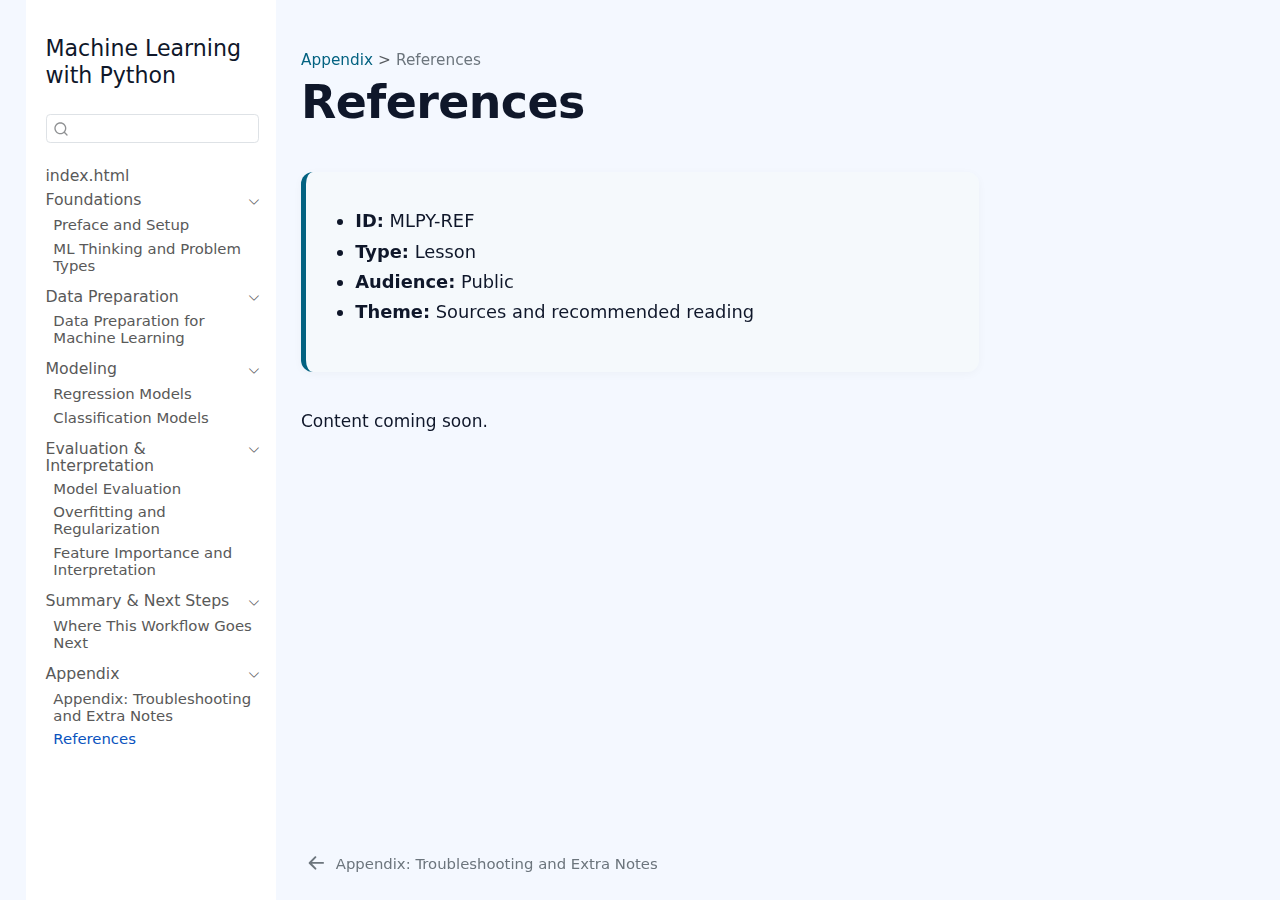
<file: 99-references.html>
<!DOCTYPE html>
<html xmlns="http://www.w3.org/1999/xhtml" lang="en" xml:lang="en"><head>

<meta charset="utf-8">
<meta name="generator" content="quarto-1.7.32">

<meta name="viewport" content="width=device-width, initial-scale=1.0, user-scalable=yes">


<title>References – Machine Learning with Python</title>
<style>
code{white-space: pre-wrap;}
span.smallcaps{font-variant: small-caps;}
div.columns{display: flex; gap: min(4vw, 1.5em);}
div.column{flex: auto; overflow-x: auto;}
div.hanging-indent{margin-left: 1.5em; text-indent: -1.5em;}
ul.task-list{list-style: none;}
ul.task-list li input[type="checkbox"] {
  width: 0.8em;
  margin: 0 0.8em 0.2em -1em; /* quarto-specific, see https://github.com/quarto-dev/quarto-cli/issues/4556 */ 
  vertical-align: middle;
}
</style>


<script src="site_libs/quarto-nav/quarto-nav.js"></script>
<script src="site_libs/quarto-nav/headroom.min.js"></script>
<script src="site_libs/clipboard/clipboard.min.js"></script>
<script src="site_libs/quarto-search/autocomplete.umd.js"></script>
<script src="site_libs/quarto-search/fuse.min.js"></script>
<script src="site_libs/quarto-search/quarto-search.js"></script>
<meta name="quarto:offset" content="./">
<link href="./99-appendix.html" rel="prev">
<script src="site_libs/quarto-html/quarto.js" type="module"></script>
<script src="site_libs/quarto-html/tabsets/tabsets.js" type="module"></script>
<script src="site_libs/quarto-html/popper.min.js"></script>
<script src="site_libs/quarto-html/tippy.umd.min.js"></script>
<script src="site_libs/quarto-html/anchor.min.js"></script>
<link href="site_libs/quarto-html/tippy.css" rel="stylesheet">
<link href="site_libs/quarto-html/quarto-syntax-highlighting-37eea08aefeeee20ff55810ff984fec1.css" rel="stylesheet" id="quarto-text-highlighting-styles">
<script src="site_libs/bootstrap/bootstrap.min.js"></script>
<link href="site_libs/bootstrap/bootstrap-icons.css" rel="stylesheet">
<link href="site_libs/bootstrap/bootstrap-e2851886d12d134ff83effd9cfa02285.min.css" rel="stylesheet" append-hash="true" id="quarto-bootstrap" data-mode="light">
<script id="quarto-search-options" type="application/json">{
  "location": "sidebar",
  "copy-button": false,
  "collapse-after": 3,
  "panel-placement": "start",
  "type": "textbox",
  "limit": 50,
  "keyboard-shortcut": [
    "f",
    "/",
    "s"
  ],
  "show-item-context": false,
  "language": {
    "search-no-results-text": "No results",
    "search-matching-documents-text": "matching documents",
    "search-copy-link-title": "Copy link to search",
    "search-hide-matches-text": "Hide additional matches",
    "search-more-match-text": "more match in this document",
    "search-more-matches-text": "more matches in this document",
    "search-clear-button-title": "Clear",
    "search-text-placeholder": "",
    "search-detached-cancel-button-title": "Cancel",
    "search-submit-button-title": "Submit",
    "search-label": "Search"
  }
}</script>


<link rel="stylesheet" href="assets/css/cdi.css">
</head>

<body class="nav-sidebar floating quarto-light">

<div id="quarto-search-results"></div>
  <header id="quarto-header" class="headroom fixed-top">
  <nav class="quarto-secondary-nav">
    <div class="container-fluid d-flex">
      <button type="button" class="quarto-btn-toggle btn" data-bs-toggle="collapse" role="button" data-bs-target=".quarto-sidebar-collapse-item" aria-controls="quarto-sidebar" aria-expanded="false" aria-label="Toggle sidebar navigation" onclick="if (window.quartoToggleHeadroom) { window.quartoToggleHeadroom(); }">
        <i class="bi bi-layout-text-sidebar-reverse"></i>
      </button>
        <nav class="quarto-page-breadcrumbs" aria-label="breadcrumb"><ol class="breadcrumb"><li class="breadcrumb-item"><a href="./99-appendix.html">Appendix</a></li><li class="breadcrumb-item"><a href="./99-references.html"><span class="chapter-title">References</span></a></li></ol></nav>
        <a class="flex-grow-1" role="navigation" data-bs-toggle="collapse" data-bs-target=".quarto-sidebar-collapse-item" aria-controls="quarto-sidebar" aria-expanded="false" aria-label="Toggle sidebar navigation" onclick="if (window.quartoToggleHeadroom) { window.quartoToggleHeadroom(); }">      
        </a>
      <button type="button" class="btn quarto-search-button" aria-label="Search" onclick="window.quartoOpenSearch();">
        <i class="bi bi-search"></i>
      </button>
    </div>
  </nav>
</header>
<!-- content -->
<div id="quarto-content" class="quarto-container page-columns page-rows-contents page-layout-article">
<!-- sidebar -->
  <nav id="quarto-sidebar" class="sidebar collapse collapse-horizontal quarto-sidebar-collapse-item sidebar-navigation floating overflow-auto">
    <div class="pt-lg-2 mt-2 text-left sidebar-header">
    <div class="sidebar-title mb-0 py-0">
      <a href="./">Machine Learning with Python</a> 
    </div>
      </div>
        <div class="mt-2 flex-shrink-0 align-items-center">
        <div class="sidebar-search">
        <div id="quarto-search" class="" title="Search"></div>
        </div>
        </div>
    <div class="sidebar-menu-container"> 
    <ul class="list-unstyled mt-1">
        <li class="sidebar-item">
  <div class="sidebar-item-container"> 
  <a href="./index.html" class="sidebar-item-text sidebar-link"><span class="chapter-title">index.html</span></a>
  </div>
</li>
        <li class="sidebar-item sidebar-item-section">
      <div class="sidebar-item-container"> 
            <a class="sidebar-item-text sidebar-link text-start" data-bs-toggle="collapse" data-bs-target="#quarto-sidebar-section-1" role="navigation" aria-expanded="true">
 <span class="menu-text">Foundations</span></a>
          <a class="sidebar-item-toggle text-start" data-bs-toggle="collapse" data-bs-target="#quarto-sidebar-section-1" role="navigation" aria-expanded="true" aria-label="Toggle section">
            <i class="bi bi-chevron-right ms-2"></i>
          </a> 
      </div>
      <ul id="quarto-sidebar-section-1" class="collapse list-unstyled sidebar-section depth1 show">  
          <li class="sidebar-item">
  <div class="sidebar-item-container"> 
  <a href="./01-preface-and-setup.html" class="sidebar-item-text sidebar-link"><span class="chapter-title">Preface and Setup</span></a>
  </div>
</li>
          <li class="sidebar-item">
  <div class="sidebar-item-container"> 
  <a href="./02-ml-thinking-and-problem-types.html" class="sidebar-item-text sidebar-link"><span class="chapter-title">ML Thinking and Problem Types</span></a>
  </div>
</li>
      </ul>
  </li>
        <li class="sidebar-item sidebar-item-section">
      <div class="sidebar-item-container"> 
            <a class="sidebar-item-text sidebar-link text-start" data-bs-toggle="collapse" data-bs-target="#quarto-sidebar-section-2" role="navigation" aria-expanded="true">
 <span class="menu-text">Data Preparation</span></a>
          <a class="sidebar-item-toggle text-start" data-bs-toggle="collapse" data-bs-target="#quarto-sidebar-section-2" role="navigation" aria-expanded="true" aria-label="Toggle section">
            <i class="bi bi-chevron-right ms-2"></i>
          </a> 
      </div>
      <ul id="quarto-sidebar-section-2" class="collapse list-unstyled sidebar-section depth1 show">  
          <li class="sidebar-item">
  <div class="sidebar-item-container"> 
  <a href="./03-data-preparation-for-ml.html" class="sidebar-item-text sidebar-link"><span class="chapter-title">Data Preparation for Machine Learning</span></a>
  </div>
</li>
      </ul>
  </li>
        <li class="sidebar-item sidebar-item-section">
      <div class="sidebar-item-container"> 
            <a class="sidebar-item-text sidebar-link text-start" data-bs-toggle="collapse" data-bs-target="#quarto-sidebar-section-3" role="navigation" aria-expanded="true">
 <span class="menu-text">Modeling</span></a>
          <a class="sidebar-item-toggle text-start" data-bs-toggle="collapse" data-bs-target="#quarto-sidebar-section-3" role="navigation" aria-expanded="true" aria-label="Toggle section">
            <i class="bi bi-chevron-right ms-2"></i>
          </a> 
      </div>
      <ul id="quarto-sidebar-section-3" class="collapse list-unstyled sidebar-section depth1 show">  
          <li class="sidebar-item">
  <div class="sidebar-item-container"> 
  <a href="./04-regression-models.html" class="sidebar-item-text sidebar-link"><span class="chapter-title">Regression Models</span></a>
  </div>
</li>
          <li class="sidebar-item">
  <div class="sidebar-item-container"> 
  <a href="./05-classification-models.html" class="sidebar-item-text sidebar-link"><span class="chapter-title">Classification Models</span></a>
  </div>
</li>
      </ul>
  </li>
        <li class="sidebar-item sidebar-item-section">
      <div class="sidebar-item-container"> 
            <a class="sidebar-item-text sidebar-link text-start" data-bs-toggle="collapse" data-bs-target="#quarto-sidebar-section-4" role="navigation" aria-expanded="true">
 <span class="menu-text">Evaluation &amp; Interpretation</span></a>
          <a class="sidebar-item-toggle text-start" data-bs-toggle="collapse" data-bs-target="#quarto-sidebar-section-4" role="navigation" aria-expanded="true" aria-label="Toggle section">
            <i class="bi bi-chevron-right ms-2"></i>
          </a> 
      </div>
      <ul id="quarto-sidebar-section-4" class="collapse list-unstyled sidebar-section depth1 show">  
          <li class="sidebar-item">
  <div class="sidebar-item-container"> 
  <a href="./06-model-evaluation.html" class="sidebar-item-text sidebar-link"><span class="chapter-title">Model Evaluation</span></a>
  </div>
</li>
          <li class="sidebar-item">
  <div class="sidebar-item-container"> 
  <a href="./07-overfitting-and-regularization.html" class="sidebar-item-text sidebar-link"><span class="chapter-title">Overfitting and Regularization</span></a>
  </div>
</li>
          <li class="sidebar-item">
  <div class="sidebar-item-container"> 
  <a href="./08-feature-importance-and-interpretation.html" class="sidebar-item-text sidebar-link"><span class="chapter-title">Feature Importance and Interpretation</span></a>
  </div>
</li>
      </ul>
  </li>
        <li class="sidebar-item sidebar-item-section">
      <div class="sidebar-item-container"> 
            <a class="sidebar-item-text sidebar-link text-start" data-bs-toggle="collapse" data-bs-target="#quarto-sidebar-section-5" role="navigation" aria-expanded="true">
 <span class="menu-text">Summary &amp; Next Steps</span></a>
          <a class="sidebar-item-toggle text-start" data-bs-toggle="collapse" data-bs-target="#quarto-sidebar-section-5" role="navigation" aria-expanded="true" aria-label="Toggle section">
            <i class="bi bi-chevron-right ms-2"></i>
          </a> 
      </div>
      <ul id="quarto-sidebar-section-5" class="collapse list-unstyled sidebar-section depth1 show">  
          <li class="sidebar-item">
  <div class="sidebar-item-container"> 
  <a href="./09-next-steps.html" class="sidebar-item-text sidebar-link"><span class="chapter-title">Where This Workflow Goes Next</span></a>
  </div>
</li>
      </ul>
  </li>
        <li class="sidebar-item sidebar-item-section">
      <div class="sidebar-item-container"> 
            <a class="sidebar-item-text sidebar-link text-start" data-bs-toggle="collapse" data-bs-target="#quarto-sidebar-section-6" role="navigation" aria-expanded="true">
 <span class="menu-text">Appendix</span></a>
          <a class="sidebar-item-toggle text-start" data-bs-toggle="collapse" data-bs-target="#quarto-sidebar-section-6" role="navigation" aria-expanded="true" aria-label="Toggle section">
            <i class="bi bi-chevron-right ms-2"></i>
          </a> 
      </div>
      <ul id="quarto-sidebar-section-6" class="collapse list-unstyled sidebar-section depth1 show">  
          <li class="sidebar-item">
  <div class="sidebar-item-container"> 
  <a href="./99-appendix.html" class="sidebar-item-text sidebar-link"><span class="chapter-title">Appendix: Troubleshooting and Extra Notes</span></a>
  </div>
</li>
          <li class="sidebar-item">
  <div class="sidebar-item-container"> 
  <a href="./99-references.html" class="sidebar-item-text sidebar-link active"><span class="chapter-title">References</span></a>
  </div>
</li>
      </ul>
  </li>
    </ul>
    </div>
</nav>
<div id="quarto-sidebar-glass" class="quarto-sidebar-collapse-item" data-bs-toggle="collapse" data-bs-target=".quarto-sidebar-collapse-item"></div>
<!-- margin-sidebar -->
    <div id="quarto-margin-sidebar" class="sidebar margin-sidebar zindex-bottom">
        
    </div>
<!-- main -->
<main class="content" id="quarto-document-content">

<header id="title-block-header" class="quarto-title-block default"><nav class="quarto-page-breadcrumbs quarto-title-breadcrumbs d-none d-lg-block" aria-label="breadcrumb"><ol class="breadcrumb"><li class="breadcrumb-item"><a href="./99-appendix.html">Appendix</a></li><li class="breadcrumb-item"><a href="./99-references.html"><span class="chapter-title">References</span></a></li></ol></nav>
<div class="quarto-title">
<h1 class="title"><span class="chapter-title">References</span></h1>
</div>



<div class="quarto-title-meta">

    
  
    
  </div>
  


</header>


<div class="cdi-message">
<ul>
<li><strong>ID:</strong> MLPY-REF</li>
<li><strong>Type:</strong> Lesson</li>
<li><strong>Audience:</strong> Public</li>
<li><strong>Theme:</strong> Sources and recommended reading</li>
</ul>
</div>
<p>Content coming soon.</p>



</main> <!-- /main -->
<script id="quarto-html-after-body" type="application/javascript">
  window.document.addEventListener("DOMContentLoaded", function (event) {
    const icon = "";
    const anchorJS = new window.AnchorJS();
    anchorJS.options = {
      placement: 'right',
      icon: icon
    };
    anchorJS.add('.anchored');
    const isCodeAnnotation = (el) => {
      for (const clz of el.classList) {
        if (clz.startsWith('code-annotation-')) {                     
          return true;
        }
      }
      return false;
    }
    const onCopySuccess = function(e) {
      // button target
      const button = e.trigger;
      // don't keep focus
      button.blur();
      // flash "checked"
      button.classList.add('code-copy-button-checked');
      var currentTitle = button.getAttribute("title");
      button.setAttribute("title", "Copied!");
      let tooltip;
      if (window.bootstrap) {
        button.setAttribute("data-bs-toggle", "tooltip");
        button.setAttribute("data-bs-placement", "left");
        button.setAttribute("data-bs-title", "Copied!");
        tooltip = new bootstrap.Tooltip(button, 
          { trigger: "manual", 
            customClass: "code-copy-button-tooltip",
            offset: [0, -8]});
        tooltip.show();    
      }
      setTimeout(function() {
        if (tooltip) {
          tooltip.hide();
          button.removeAttribute("data-bs-title");
          button.removeAttribute("data-bs-toggle");
          button.removeAttribute("data-bs-placement");
        }
        button.setAttribute("title", currentTitle);
        button.classList.remove('code-copy-button-checked');
      }, 1000);
      // clear code selection
      e.clearSelection();
    }
    const getTextToCopy = function(trigger) {
        const codeEl = trigger.previousElementSibling.cloneNode(true);
        for (const childEl of codeEl.children) {
          if (isCodeAnnotation(childEl)) {
            childEl.remove();
          }
        }
        return codeEl.innerText;
    }
    const clipboard = new window.ClipboardJS('.code-copy-button:not([data-in-quarto-modal])', {
      text: getTextToCopy
    });
    clipboard.on('success', onCopySuccess);
    if (window.document.getElementById('quarto-embedded-source-code-modal')) {
      const clipboardModal = new window.ClipboardJS('.code-copy-button[data-in-quarto-modal]', {
        text: getTextToCopy,
        container: window.document.getElementById('quarto-embedded-source-code-modal')
      });
      clipboardModal.on('success', onCopySuccess);
    }
      var localhostRegex = new RegExp(/^(?:http|https):\/\/localhost\:?[0-9]*\//);
      var mailtoRegex = new RegExp(/^mailto:/);
        var filterRegex = new RegExp('/' + window.location.host + '/');
      var isInternal = (href) => {
          return filterRegex.test(href) || localhostRegex.test(href) || mailtoRegex.test(href);
      }
      // Inspect non-navigation links and adorn them if external
     var links = window.document.querySelectorAll('a[href]:not(.nav-link):not(.navbar-brand):not(.toc-action):not(.sidebar-link):not(.sidebar-item-toggle):not(.pagination-link):not(.no-external):not([aria-hidden]):not(.dropdown-item):not(.quarto-navigation-tool):not(.about-link)');
      for (var i=0; i<links.length; i++) {
        const link = links[i];
        if (!isInternal(link.href)) {
          // undo the damage that might have been done by quarto-nav.js in the case of
          // links that we want to consider external
          if (link.dataset.originalHref !== undefined) {
            link.href = link.dataset.originalHref;
          }
        }
      }
    function tippyHover(el, contentFn, onTriggerFn, onUntriggerFn) {
      const config = {
        allowHTML: true,
        maxWidth: 500,
        delay: 100,
        arrow: false,
        appendTo: function(el) {
            return el.parentElement;
        },
        interactive: true,
        interactiveBorder: 10,
        theme: 'quarto',
        placement: 'bottom-start',
      };
      if (contentFn) {
        config.content = contentFn;
      }
      if (onTriggerFn) {
        config.onTrigger = onTriggerFn;
      }
      if (onUntriggerFn) {
        config.onUntrigger = onUntriggerFn;
      }
      window.tippy(el, config); 
    }
    const noterefs = window.document.querySelectorAll('a[role="doc-noteref"]');
    for (var i=0; i<noterefs.length; i++) {
      const ref = noterefs[i];
      tippyHover(ref, function() {
        // use id or data attribute instead here
        let href = ref.getAttribute('data-footnote-href') || ref.getAttribute('href');
        try { href = new URL(href).hash; } catch {}
        const id = href.replace(/^#\/?/, "");
        const note = window.document.getElementById(id);
        if (note) {
          return note.innerHTML;
        } else {
          return "";
        }
      });
    }
    const xrefs = window.document.querySelectorAll('a.quarto-xref');
    const processXRef = (id, note) => {
      // Strip column container classes
      const stripColumnClz = (el) => {
        el.classList.remove("page-full", "page-columns");
        if (el.children) {
          for (const child of el.children) {
            stripColumnClz(child);
          }
        }
      }
      stripColumnClz(note)
      if (id === null || id.startsWith('sec-')) {
        // Special case sections, only their first couple elements
        const container = document.createElement("div");
        if (note.children && note.children.length > 2) {
          container.appendChild(note.children[0].cloneNode(true));
          for (let i = 1; i < note.children.length; i++) {
            const child = note.children[i];
            if (child.tagName === "P" && child.innerText === "") {
              continue;
            } else {
              container.appendChild(child.cloneNode(true));
              break;
            }
          }
          if (window.Quarto?.typesetMath) {
            window.Quarto.typesetMath(container);
          }
          return container.innerHTML
        } else {
          if (window.Quarto?.typesetMath) {
            window.Quarto.typesetMath(note);
          }
          return note.innerHTML;
        }
      } else {
        // Remove any anchor links if they are present
        const anchorLink = note.querySelector('a.anchorjs-link');
        if (anchorLink) {
          anchorLink.remove();
        }
        if (window.Quarto?.typesetMath) {
          window.Quarto.typesetMath(note);
        }
        if (note.classList.contains("callout")) {
          return note.outerHTML;
        } else {
          return note.innerHTML;
        }
      }
    }
    for (var i=0; i<xrefs.length; i++) {
      const xref = xrefs[i];
      tippyHover(xref, undefined, function(instance) {
        instance.disable();
        let url = xref.getAttribute('href');
        let hash = undefined; 
        if (url.startsWith('#')) {
          hash = url;
        } else {
          try { hash = new URL(url).hash; } catch {}
        }
        if (hash) {
          const id = hash.replace(/^#\/?/, "");
          const note = window.document.getElementById(id);
          if (note !== null) {
            try {
              const html = processXRef(id, note.cloneNode(true));
              instance.setContent(html);
            } finally {
              instance.enable();
              instance.show();
            }
          } else {
            // See if we can fetch this
            fetch(url.split('#')[0])
            .then(res => res.text())
            .then(html => {
              const parser = new DOMParser();
              const htmlDoc = parser.parseFromString(html, "text/html");
              const note = htmlDoc.getElementById(id);
              if (note !== null) {
                const html = processXRef(id, note);
                instance.setContent(html);
              } 
            }).finally(() => {
              instance.enable();
              instance.show();
            });
          }
        } else {
          // See if we can fetch a full url (with no hash to target)
          // This is a special case and we should probably do some content thinning / targeting
          fetch(url)
          .then(res => res.text())
          .then(html => {
            const parser = new DOMParser();
            const htmlDoc = parser.parseFromString(html, "text/html");
            const note = htmlDoc.querySelector('main.content');
            if (note !== null) {
              // This should only happen for chapter cross references
              // (since there is no id in the URL)
              // remove the first header
              if (note.children.length > 0 && note.children[0].tagName === "HEADER") {
                note.children[0].remove();
              }
              const html = processXRef(null, note);
              instance.setContent(html);
            } 
          }).finally(() => {
            instance.enable();
            instance.show();
          });
        }
      }, function(instance) {
      });
    }
        let selectedAnnoteEl;
        const selectorForAnnotation = ( cell, annotation) => {
          let cellAttr = 'data-code-cell="' + cell + '"';
          let lineAttr = 'data-code-annotation="' +  annotation + '"';
          const selector = 'span[' + cellAttr + '][' + lineAttr + ']';
          return selector;
        }
        const selectCodeLines = (annoteEl) => {
          const doc = window.document;
          const targetCell = annoteEl.getAttribute("data-target-cell");
          const targetAnnotation = annoteEl.getAttribute("data-target-annotation");
          const annoteSpan = window.document.querySelector(selectorForAnnotation(targetCell, targetAnnotation));
          const lines = annoteSpan.getAttribute("data-code-lines").split(",");
          const lineIds = lines.map((line) => {
            return targetCell + "-" + line;
          })
          let top = null;
          let height = null;
          let parent = null;
          if (lineIds.length > 0) {
              //compute the position of the single el (top and bottom and make a div)
              const el = window.document.getElementById(lineIds[0]);
              top = el.offsetTop;
              height = el.offsetHeight;
              parent = el.parentElement.parentElement;
            if (lineIds.length > 1) {
              const lastEl = window.document.getElementById(lineIds[lineIds.length - 1]);
              const bottom = lastEl.offsetTop + lastEl.offsetHeight;
              height = bottom - top;
            }
            if (top !== null && height !== null && parent !== null) {
              // cook up a div (if necessary) and position it 
              let div = window.document.getElementById("code-annotation-line-highlight");
              if (div === null) {
                div = window.document.createElement("div");
                div.setAttribute("id", "code-annotation-line-highlight");
                div.style.position = 'absolute';
                parent.appendChild(div);
              }
              div.style.top = top - 2 + "px";
              div.style.height = height + 4 + "px";
              div.style.left = 0;
              let gutterDiv = window.document.getElementById("code-annotation-line-highlight-gutter");
              if (gutterDiv === null) {
                gutterDiv = window.document.createElement("div");
                gutterDiv.setAttribute("id", "code-annotation-line-highlight-gutter");
                gutterDiv.style.position = 'absolute';
                const codeCell = window.document.getElementById(targetCell);
                const gutter = codeCell.querySelector('.code-annotation-gutter');
                gutter.appendChild(gutterDiv);
              }
              gutterDiv.style.top = top - 2 + "px";
              gutterDiv.style.height = height + 4 + "px";
            }
            selectedAnnoteEl = annoteEl;
          }
        };
        const unselectCodeLines = () => {
          const elementsIds = ["code-annotation-line-highlight", "code-annotation-line-highlight-gutter"];
          elementsIds.forEach((elId) => {
            const div = window.document.getElementById(elId);
            if (div) {
              div.remove();
            }
          });
          selectedAnnoteEl = undefined;
        };
          // Handle positioning of the toggle
      window.addEventListener(
        "resize",
        throttle(() => {
          elRect = undefined;
          if (selectedAnnoteEl) {
            selectCodeLines(selectedAnnoteEl);
          }
        }, 10)
      );
      function throttle(fn, ms) {
      let throttle = false;
      let timer;
        return (...args) => {
          if(!throttle) { // first call gets through
              fn.apply(this, args);
              throttle = true;
          } else { // all the others get throttled
              if(timer) clearTimeout(timer); // cancel #2
              timer = setTimeout(() => {
                fn.apply(this, args);
                timer = throttle = false;
              }, ms);
          }
        };
      }
        // Attach click handler to the DT
        const annoteDls = window.document.querySelectorAll('dt[data-target-cell]');
        for (const annoteDlNode of annoteDls) {
          annoteDlNode.addEventListener('click', (event) => {
            const clickedEl = event.target;
            if (clickedEl !== selectedAnnoteEl) {
              unselectCodeLines();
              const activeEl = window.document.querySelector('dt[data-target-cell].code-annotation-active');
              if (activeEl) {
                activeEl.classList.remove('code-annotation-active');
              }
              selectCodeLines(clickedEl);
              clickedEl.classList.add('code-annotation-active');
            } else {
              // Unselect the line
              unselectCodeLines();
              clickedEl.classList.remove('code-annotation-active');
            }
          });
        }
    const findCites = (el) => {
      const parentEl = el.parentElement;
      if (parentEl) {
        const cites = parentEl.dataset.cites;
        if (cites) {
          return {
            el,
            cites: cites.split(' ')
          };
        } else {
          return findCites(el.parentElement)
        }
      } else {
        return undefined;
      }
    };
    var bibliorefs = window.document.querySelectorAll('a[role="doc-biblioref"]');
    for (var i=0; i<bibliorefs.length; i++) {
      const ref = bibliorefs[i];
      const citeInfo = findCites(ref);
      if (citeInfo) {
        tippyHover(citeInfo.el, function() {
          var popup = window.document.createElement('div');
          citeInfo.cites.forEach(function(cite) {
            var citeDiv = window.document.createElement('div');
            citeDiv.classList.add('hanging-indent');
            citeDiv.classList.add('csl-entry');
            var biblioDiv = window.document.getElementById('ref-' + cite);
            if (biblioDiv) {
              citeDiv.innerHTML = biblioDiv.innerHTML;
            }
            popup.appendChild(citeDiv);
          });
          return popup.innerHTML;
        });
      }
    }
  });
  </script>
<nav class="page-navigation">
  <div class="nav-page nav-page-previous">
      <a href="./99-appendix.html" class="pagination-link" aria-label="Appendix: Troubleshooting and Extra Notes">
        <i class="bi bi-arrow-left-short"></i> <span class="nav-page-text"><span class="chapter-title">Appendix: Troubleshooting and Extra Notes</span></span>
      </a>          
  </div>
  <div class="nav-page nav-page-next">
  </div>
</nav>
</div> <!-- /content -->




</body></html>
</file>
<file: site_libs/quarto-html/tippy.css>
.tippy-box[data-animation=fade][data-state=hidden]{opacity:0}[data-tippy-root]{max-width:calc(100vw - 10px)}.tippy-box{position:relative;background-color:#333;color:#fff;border-radius:4px;font-size:14px;line-height:1.4;white-space:normal;outline:0;transition-property:transform,visibility,opacity}.tippy-box[data-placement^=top]>.tippy-arrow{bottom:0}.tippy-box[data-placement^=top]>.tippy-arrow:before{bottom:-7px;left:0;border-width:8px 8px 0;border-top-color:initial;transform-origin:center top}.tippy-box[data-placement^=bottom]>.tippy-arrow{top:0}.tippy-box[data-placement^=bottom]>.tippy-arrow:before{top:-7px;left:0;border-width:0 8px 8px;border-bottom-color:initial;transform-origin:center bottom}.tippy-box[data-placement^=left]>.tippy-arrow{right:0}.tippy-box[data-placement^=left]>.tippy-arrow:before{border-width:8px 0 8px 8px;border-left-color:initial;right:-7px;transform-origin:center left}.tippy-box[data-placement^=right]>.tippy-arrow{left:0}.tippy-box[data-placement^=right]>.tippy-arrow:before{left:-7px;border-width:8px 8px 8px 0;border-right-color:initial;transform-origin:center right}.tippy-box[data-inertia][data-state=visible]{transition-timing-function:cubic-bezier(.54,1.5,.38,1.11)}.tippy-arrow{width:16px;height:16px;color:#333}.tippy-arrow:before{content:"";position:absolute;border-color:transparent;border-style:solid}.tippy-content{position:relative;padding:5px 9px;z-index:1}
</file>
<file: site_libs/quarto-html/quarto-syntax-highlighting-37eea08aefeeee20ff55810ff984fec1.css>
/* quarto syntax highlight colors */
:root {
  --quarto-hl-ot-color: #003B4F;
  --quarto-hl-at-color: #657422;
  --quarto-hl-ss-color: #20794D;
  --quarto-hl-an-color: #5E5E5E;
  --quarto-hl-fu-color: #4758AB;
  --quarto-hl-st-color: #20794D;
  --quarto-hl-cf-color: #003B4F;
  --quarto-hl-op-color: #5E5E5E;
  --quarto-hl-er-color: #AD0000;
  --quarto-hl-bn-color: #AD0000;
  --quarto-hl-al-color: #AD0000;
  --quarto-hl-va-color: #111111;
  --quarto-hl-bu-color: inherit;
  --quarto-hl-ex-color: inherit;
  --quarto-hl-pp-color: #AD0000;
  --quarto-hl-in-color: #5E5E5E;
  --quarto-hl-vs-color: #20794D;
  --quarto-hl-wa-color: #5E5E5E;
  --quarto-hl-do-color: #5E5E5E;
  --quarto-hl-im-color: #00769E;
  --quarto-hl-ch-color: #20794D;
  --quarto-hl-dt-color: #AD0000;
  --quarto-hl-fl-color: #AD0000;
  --quarto-hl-co-color: #5E5E5E;
  --quarto-hl-cv-color: #5E5E5E;
  --quarto-hl-cn-color: #8f5902;
  --quarto-hl-sc-color: #5E5E5E;
  --quarto-hl-dv-color: #AD0000;
  --quarto-hl-kw-color: #003B4F;
}

/* other quarto variables */
:root {
  --quarto-font-monospace: SFMono-Regular, Menlo, Monaco, Consolas, "Liberation Mono", "Courier New", monospace;
}

/* syntax highlight based on Pandoc's rules */
pre > code.sourceCode > span {
  color: #003B4F;
}

code.sourceCode > span {
  color: #003B4F;
}

div.sourceCode,
div.sourceCode pre.sourceCode {
  color: #003B4F;
}

/* Normal */
code span {
  color: #003B4F;
}

/* Alert */
code span.al {
  color: #AD0000;
  font-style: inherit;
}

/* Annotation */
code span.an {
  color: #5E5E5E;
  font-style: inherit;
}

/* Attribute */
code span.at {
  color: #657422;
  font-style: inherit;
}

/* BaseN */
code span.bn {
  color: #AD0000;
  font-style: inherit;
}

/* BuiltIn */
code span.bu {
  font-style: inherit;
}

/* ControlFlow */
code span.cf {
  color: #003B4F;
  font-weight: bold;
  font-style: inherit;
}

/* Char */
code span.ch {
  color: #20794D;
  font-style: inherit;
}

/* Constant */
code span.cn {
  color: #8f5902;
  font-style: inherit;
}

/* Comment */
code span.co {
  color: #5E5E5E;
  font-style: inherit;
}

/* CommentVar */
code span.cv {
  color: #5E5E5E;
  font-style: italic;
}

/* Documentation */
code span.do {
  color: #5E5E5E;
  font-style: italic;
}

/* DataType */
code span.dt {
  color: #AD0000;
  font-style: inherit;
}

/* DecVal */
code span.dv {
  color: #AD0000;
  font-style: inherit;
}

/* Error */
code span.er {
  color: #AD0000;
  font-style: inherit;
}

/* Extension */
code span.ex {
  font-style: inherit;
}

/* Float */
code span.fl {
  color: #AD0000;
  font-style: inherit;
}

/* Function */
code span.fu {
  color: #4758AB;
  font-style: inherit;
}

/* Import */
code span.im {
  color: #00769E;
  font-style: inherit;
}

/* Information */
code span.in {
  color: #5E5E5E;
  font-style: inherit;
}

/* Keyword */
code span.kw {
  color: #003B4F;
  font-weight: bold;
  font-style: inherit;
}

/* Operator */
code span.op {
  color: #5E5E5E;
  font-style: inherit;
}

/* Other */
code span.ot {
  color: #003B4F;
  font-style: inherit;
}

/* Preprocessor */
code span.pp {
  color: #AD0000;
  font-style: inherit;
}

/* SpecialChar */
code span.sc {
  color: #5E5E5E;
  font-style: inherit;
}

/* SpecialString */
code span.ss {
  color: #20794D;
  font-style: inherit;
}

/* String */
code span.st {
  color: #20794D;
  font-style: inherit;
}

/* Variable */
code span.va {
  color: #111111;
  font-style: inherit;
}

/* VerbatimString */
code span.vs {
  color: #20794D;
  font-style: inherit;
}

/* Warning */
code span.wa {
  color: #5E5E5E;
  font-style: italic;
}

.prevent-inlining {
  content: "</";
}

/*# sourceMappingURL=27d3d809615f7771493d095567f04340.css.map */
</file>
<file: assets/css/cdi.css>
/* =========================================
   CDI minimal styling (Quarto) — v2.1
   Focus: readable defaults + hardened figure caption centering
   ========================================= */

:root{
  --accent: #036281;
  --ink:    #0f172a;
  --muted:  #475569;
  --bg:     #f4f8ff;

  --card:   #ffffff;
  --border: rgba(15,23,42,0.12);
  --shadow: 0 10px 26px rgba(2, 6, 23, 0.08);

  --link:   var(--accent);
  --focus:  rgba(3, 98, 129, 0.35);
}

body{
  color: var(--ink);
  background: var(--bg);
}

/* Links */
a{
  color: var(--link);
  text-decoration-thickness: 1px;
  text-underline-offset: 2px;
}
a:hover{ text-decoration: underline; }
a:focus-visible{
  outline: 3px solid var(--focus);
  outline-offset: 2px;
  border-radius: 6px;
}

/* Callouts */
.callout{ border-radius: 14px; }

/* Title block */
#title-block-header{
  padding-top: 1.2rem;
  padding-bottom: 0.4rem;
  margin-bottom: 0.8rem;
  text-align: center;
}

#title-block-header .title{
  font-size: 2.7rem;
  font-weight: 750;
  letter-spacing: -0.6px;
  line-height: 1.08;
  color: var(--ink);
}

/* Title alignment */
body:not(.front-page) #title-block-header,
body:not(.front-page) #title-block-header .quarto-title,
body:not(.front-page) #title-block-header .title,
body:not(.front-page) #title-block-header .subtitle,
body:not(.front-page) #title-block-header .quarto-title-meta{
  text-align: left !important;
  margin-left: 0 !important;
  margin-right: auto !important;
}
.front-page #title-block-header,
.front-page #title-block-header .quarto-title,
.front-page #title-block-header .title,
.front-page #title-block-header .subtitle,
.front-page #title-block-header .quarto-title-meta{
  text-align: center !important;
  margin-left: auto !important;
  margin-right: auto !important;
}

/* Right TOC spacing */
#quarto-margin-sidebar{ margin-top: 2.2rem; }
.sidebar.toc-right{ margin-top: 1.5rem; }

/* =========================================
   Figures: captions centered (GLOBAL, HARDENED)
   Quarto can render captions under several classes depending on format.
   We target the common variants and override theme alignment.
   ========================================= */

/* Keep figure containers centered across themes */
figure,
.quarto-figure{
  margin-left: auto;
  margin-right: auto;
}

figure > figcaption,
figure figcaption,
.quarto-figure > figcaption,
.quarto-figure figcaption,
.quarto-figure .figure-caption,
.quarto-figure-caption,
.figure-caption,
p.caption,
.caption{
  text-align: center !important;
  display: block;
  margin-left: auto;
  margin-right: auto;
  color: var(--muted);
  max-width: 60ch;
}

/* =========================================
   Code blocks (subtle)
   ========================================= */
pre code{ font-size: 0.92rem; }
pre{
  border: 1px solid var(--border);
  border-radius: 12px;
  background: #fbfdff;
  box-shadow: 0 1px 0 rgba(2, 6, 23, 0.03);
}

/* =========================================
   CDI next + message boxes
   ========================================= */
.next{
  margin-top: 2rem;
  padding: 1.2rem 1.5rem;
  background: #f5faff;
  border-left: 4px solid var(--accent);
  border-radius: 10px;
  font-size: 1.05rem;
  line-height: 1.6;
  color: var(--ink);
}
.next a{
  color: var(--accent);
  text-decoration: none;
  font-weight: 600;
}
.next a:hover{ text-decoration: underline; }

.cdi-message{
  background: #f5f9fc;
  border-left: 5px solid var(--accent);
  padding: 1.6rem 1.8rem;
  margin: 2.2rem 0;
  border-radius: 12px;
  box-shadow: 0 2px 10px rgba(0,0,0,0.035);
  font-size: 1.05rem;
  line-height: 1.7;
  color: var(--ink);
}
.cdi-message ul{ margin-top: 0.8rem; }
.cdi-message a{
  color: var(--accent);
  font-weight: 600;
  text-decoration: none;
}
.cdi-message a:hover{ text-decoration: underline; }

.cdi-message ul{
  margin-top: 0.4rem;
  padding-left: 1.1rem;
}
</file>
